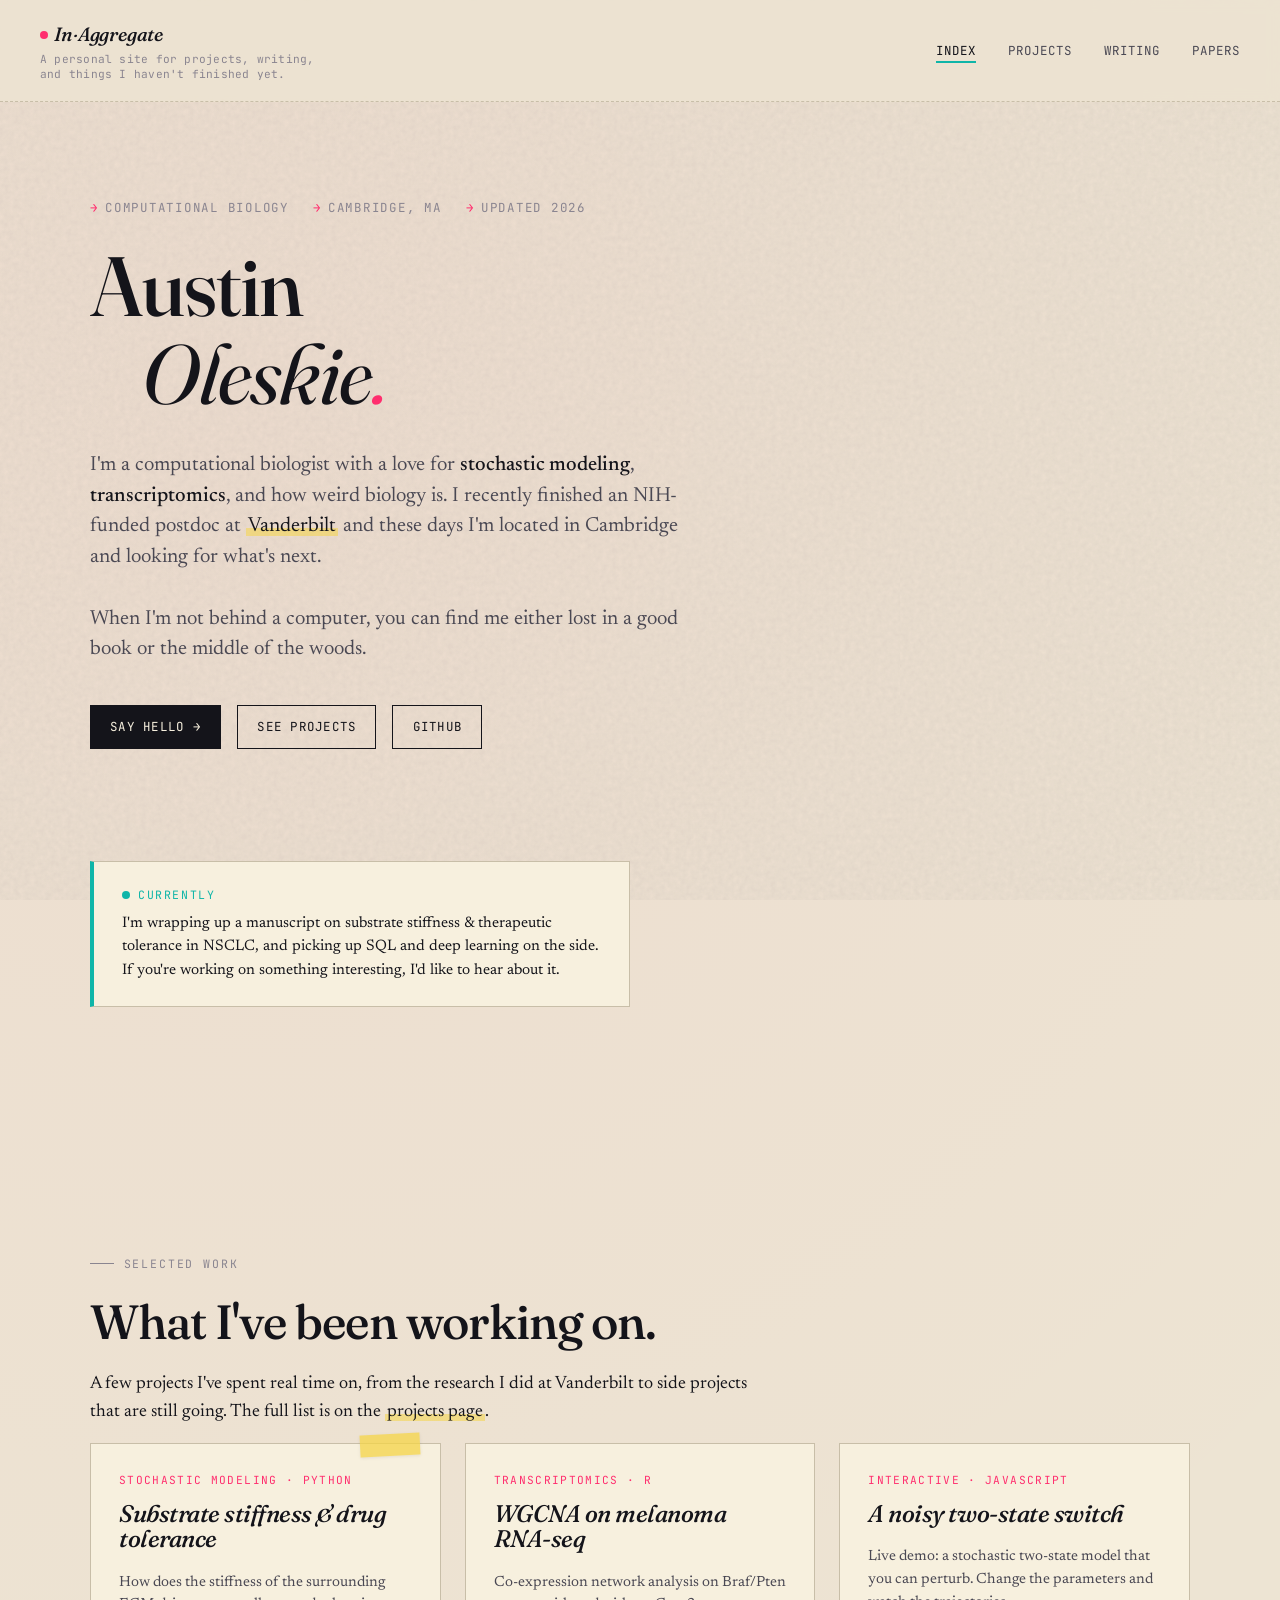
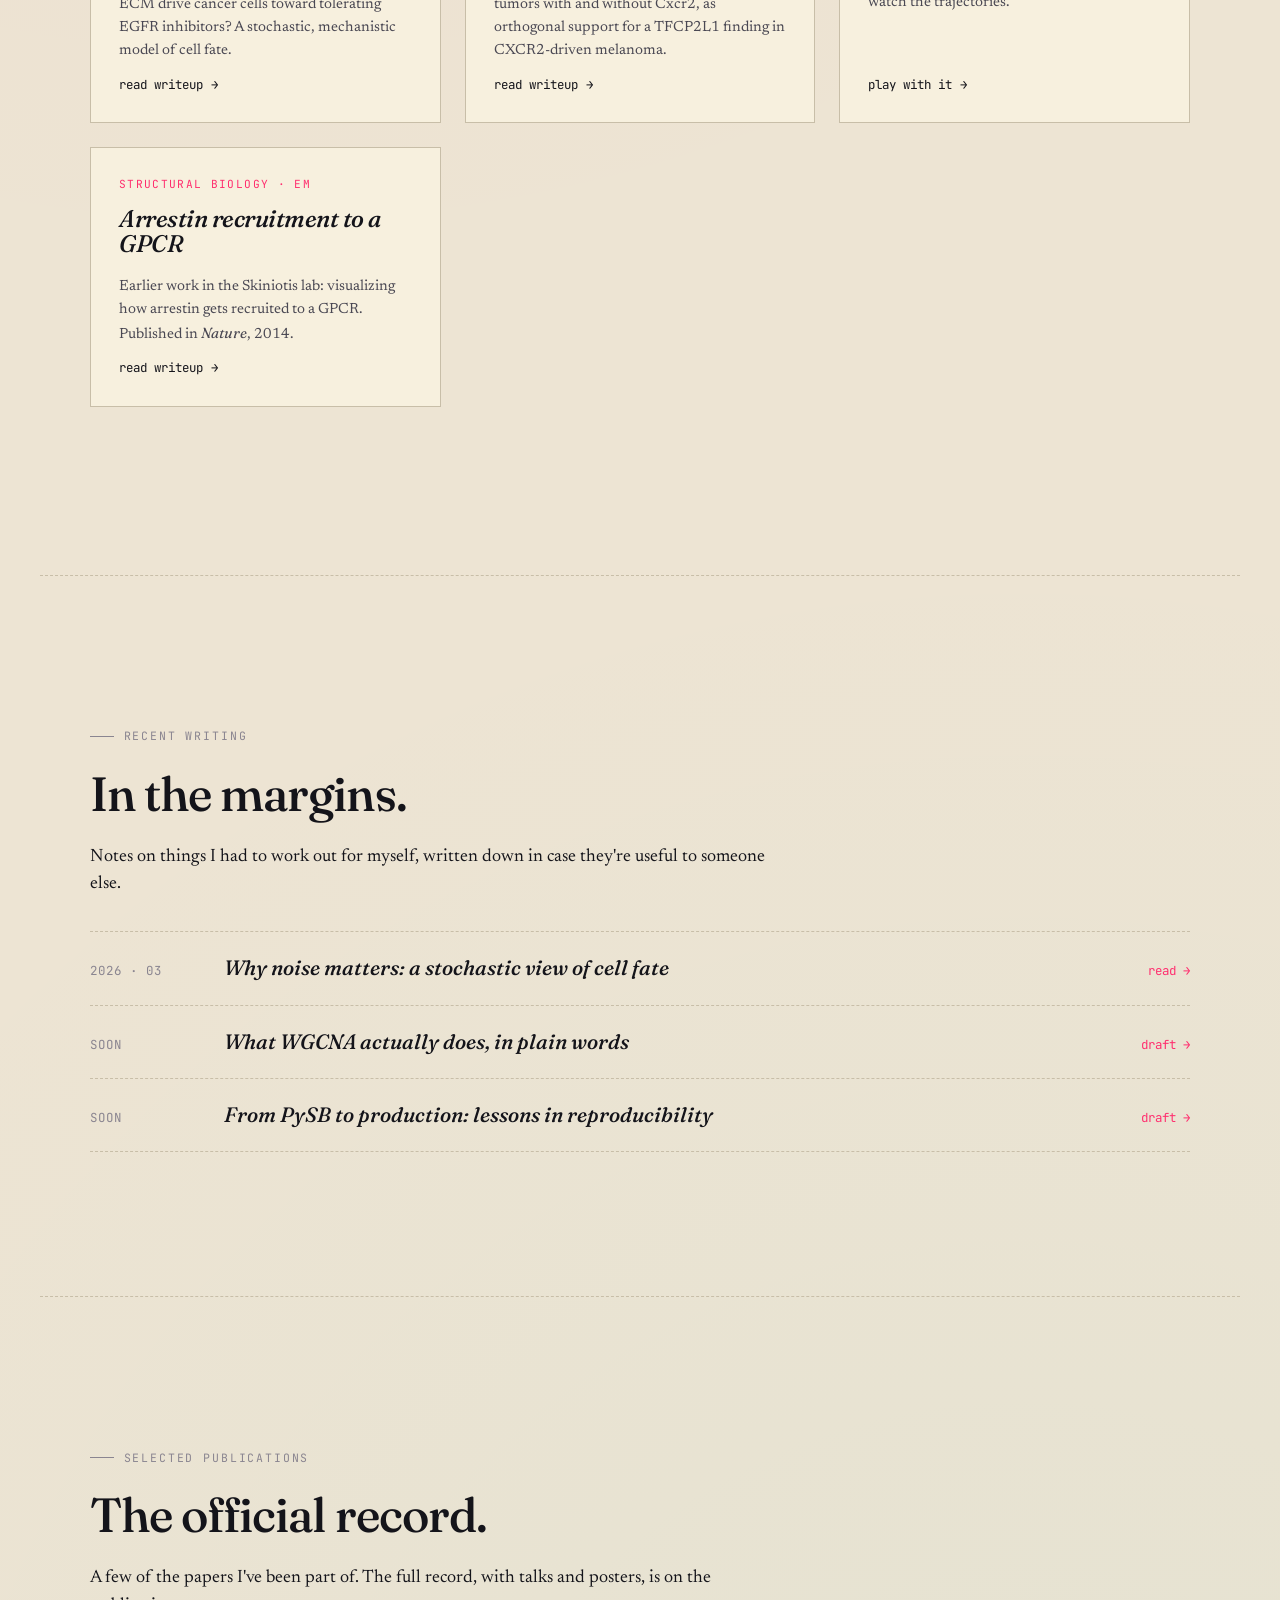
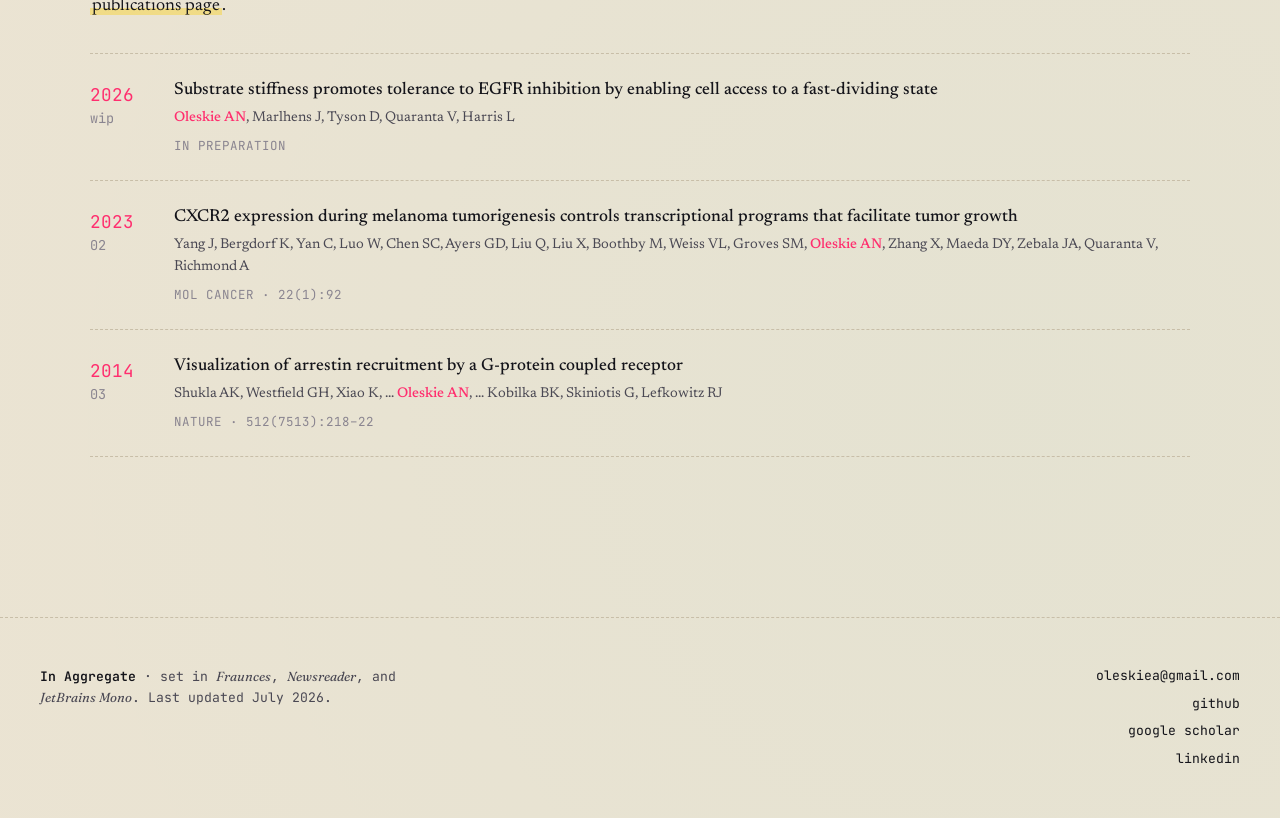
<file: index.html>
<!doctype html>
<html lang="en">

<head>
  <meta charset="utf-8" />
  <meta name="viewport" content="width=device-width, initial-scale=1" />
  <title>Austin Oleskie · computational biologist</title>
  <meta name="description"
    content="Austin Oleskie — computational biologist working on stochastic models, transcriptomics, and other fun projects." />
  <link rel="preconnect" href="https://fonts.googleapis.com" />
  <link rel="preconnect" href="https://fonts.gstatic.com" crossorigin />
  <link
    href="https://fonts.googleapis.com/css2?family=Fraunces:ital,opsz,wght@0,9..144,400;0,9..144,500;0,9..144,700;1,9..144,400;1,9..144,500&family=JetBrains+Mono:wght@400;600&family=Newsreader:ital,wght@0,400;0,500;0,600;1,400&display=swap"
    rel="stylesheet" />
  <link rel="stylesheet" href="assets/style.css" />
</head>

<body>
  <div class="shell">
    <nav class="top">
      <div class="mark"><a href="index.html"><span class="dot"></span>In<em>·</em>Aggregate</a><span class="tagline">A
          personal site for projects, writing, and things I haven't finished yet.</span></div>
      <ul>
        <li><a href="index.html" class="active">index</a></li>
        <li><a href="projects.html">projects</a></li>
        <li><a href="blog/">writing</a></li>
        <li><a href="publications.html">papers</a></li>
      </ul>
    </nav>

    <main>
      <!-- ─── hero ─── -->
      <section class="hero">
        <div class="meta reveal">
          <span>computational biology</span>
          <span>cambridge, ma</span>
          <span>updated 2026</span>
        </div>
        <h1 class="reveal d1">
          <span class="first">Austin</span>
          <span class="last">Oleskie</span>
        </h1>
        <p class="lede reveal d2">
          I'm a computational biologist with a love for <strong>stochastic modeling</strong>,
          <strong>transcriptomics</strong>, and how weird biology is. I recently finished
          an NIH-funded postdoc at <a class="inline" href="https://www.vanderbilt.edu/">Vanderbilt</a>
          and these days I'm located in Cambridge and looking for what's next.<br>
          <br>
          When I'm not behind a computer, you can find me either lost in a good book
          or the middle of the woods.
        </p>
        <div class="actions reveal d3">
          <a class="btn primary" href="mailto:oleskiea@gmail.com">say hello →</a>
          <a class="btn" href="projects.html">see projects</a>
          <a class="btn" href="https://github.com/aoleskie" target="_blank" rel="noopener">github</a>
        </div>
      </section>

      <!-- ─── currently ─── -->
      <section style="padding-top: 0;">
        <div class="status reveal">
          <div class="label">currently</div>
          I'm wrapping up a manuscript on substrate stiffness &amp; therapeutic tolerance in
          NSCLC, and picking up SQL and deep learning on the side. If you're working on
          something interesting, I'd like to hear about it.
        </div>
      </section>

      <!-- ─── projects ─── -->
      <section>
        <div class="eyebrow">selected work</div>
        <h2>What I've been working on.</h2>
        <p>A few projects I've spent real time on, from the research I did at Vanderbilt
          to side projects that are still going. The full list is on the
          <a class="inline" href="projects.html">projects page</a>.</p>

        <div class="grid-projects">
          <a class="card featured" href="projects.html#stiffness">
            <span class="tag">stochastic modeling · python</span>
            <h3>Substrate stiffness &amp; drug tolerance</h3>
            <p>How does the stiffness of the surrounding ECM drive cancer cells toward
              tolerating EGFR inhibitors? A stochastic, mechanistic model of cell fate.</p>
            <span class="arrow">read writeup</span>
          </a>

          <a class="card" href="projects.html#wgcna">
            <span class="tag">transcriptomics · R</span>
            <h3>WGCNA on melanoma RNA-seq</h3>
            <p>Co-expression network analysis on Braf/Pten tumors with and without
              Cxcr2, as orthogonal support for a TFCP2L1 finding in CXCR2-driven melanoma.</p>
            <span class="arrow">read writeup</span>
          </a>

          <a class="card" href="demos/two-state-switch.html">
            <span class="tag">interactive · javascript</span>
            <h3>A noisy two-state switch</h3>
            <p>Live demo: a stochastic two-state model that you can perturb. Change the
              parameters and watch the trajectories.</p>
            <span class="arrow">play with it</span>
          </a>

          <a class="card" href="projects.html#em">
            <span class="tag">structural biology · em</span>
            <h3>Arrestin recruitment to a GPCR</h3>
            <p>Earlier work in the Skiniotis lab: visualizing how arrestin gets recruited
              to a GPCR. Published in <em>Nature</em>, 2014.</p>
            <span class="arrow">read writeup</span>
          </a>
        </div>
      </section>

      <hr class="dashed" />

      <!-- ─── writing ─── -->
      <section>
        <div class="eyebrow">recent writing</div>
        <h2>In the margins.</h2>
        <p>Notes on things I had to work out for myself, written down in case they're
          useful to someone else.</p>

        <div class="posts">
          <a class="post-link" href="blog/stochastic-cell-fate.html">
            <span class="date">2026 · 03</span>
            <span class="title">Why noise matters: a stochastic view of cell fate</span>
            <span class="read">read →</span>
          </a>
          <a class="post-link" href="blog/">
            <span class="date">soon</span>
            <span class="title">What WGCNA actually does, in plain words</span>
            <span class="read">draft →</span>
          </a>
          <a class="post-link" href="blog/">
            <span class="date">soon</span>
            <span class="title">From PySB to production: lessons in reproducibility</span>
            <span class="read">draft →</span>
          </a>
        </div>
      </section>

      <hr class="dashed" />

      <!-- ─── publications ─── -->
      <section>
        <div class="eyebrow">selected publications</div>
        <h2>The official record.</h2>
        <p>A few of the papers I've been part of. The full record, with talks
          and posters, is on the <a class="inline" href="publications.html">publications
            page</a>.</p>

        <ol class="pub-list">
          <li>
            <div class="num"><span class="yr">2026</span> wip</div>
            <div>
              <div class="title">Substrate stiffness promotes tolerance to EGFR inhibition by enabling cell access to a
                fast-dividing state</div>
              <div class="authors"><strong>Oleskie AN</strong>, Marlhens J, Tyson D, Quaranta V, Harris L</div>
              <div class="venue">in preparation</div>
            </div>
          </li>
          <li>
            <div class="num"><span class="yr">2023</span> 02</div>
            <div>
              <div class="title">CXCR2 expression during melanoma tumorigenesis controls transcriptional programs that
                facilitate tumor growth</div>
              <div class="authors">Yang J, Bergdorf K, Yan C, Luo W, Chen SC, Ayers GD, Liu Q, Liu X, Boothby M, Weiss
                VL, Groves SM, <strong>Oleskie AN</strong>, Zhang X, Maeda DY, Zebala JA, Quaranta V, Richmond A</div>
              <div class="venue">Mol Cancer · 22(1):92</div>
            </div>
          </li>
          <li>
            <div class="num"><span class="yr">2014</span> 03</div>
            <div>
              <div class="title">Visualization of arrestin recruitment by a G-protein coupled receptor</div>
              <div class="authors">Shukla AK, Westfield GH, Xiao K, … <strong>Oleskie AN</strong>, … Kobilka BK,
                Skiniotis G, Lefkowitz RJ</div>
              <div class="venue">Nature · 512(7513):218–22</div>
            </div>
          </li>
        </ol>
      </section>
    </main>

    <footer>
      <div class="colophon">
        <strong>In Aggregate</strong> · set in <em>Fraunces</em>, <em>Newsreader</em>,
        and <em>JetBrains Mono</em>. Last updated July 2026.
      </div>
      <div class="links">
        <a href="mailto:oleskiea@gmail.com">oleskiea@gmail.com</a>
        <a href="https://github.com/aoleskie">github</a>
        <a
          href="https://scholar.google.com/citations?hl=en&user=KjXvl_oAAAAJ&view_op=list_works&gmla=AIqSsVuDvJ87dx4aifz9MTrtX6MfJv5J8pbEFMWkEYYTjitiVb8yt_DgWRZy1NHKKY92F_BEBjH-Nt3YDxhJ_txv">google
          scholar</a>
        <a href="https://www.linkedin.com/in/austin-oleskie/">linkedin</a>
      </div>
    </footer>
  </div>

</body>

</html>
</file>
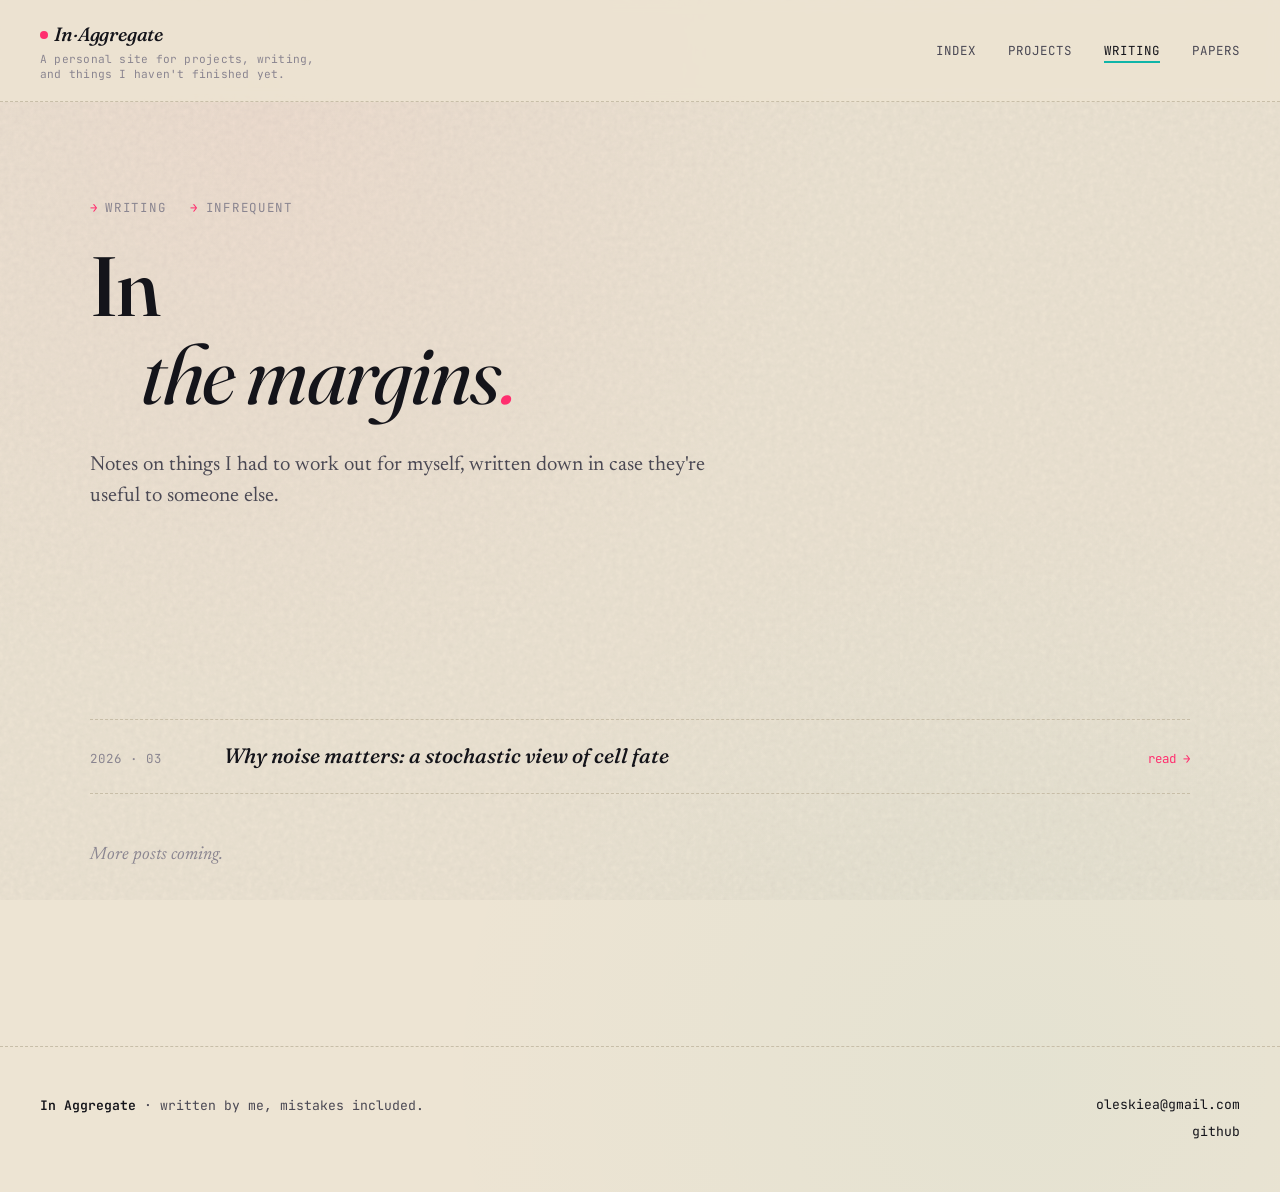
<file: blog/index.html>
<!doctype html>
<html lang="en">

<head>
  <meta charset="utf-8" />
  <meta name="viewport" content="width=device-width, initial-scale=1" />
  <title>Writing · In Aggregate</title>
  <link rel="preconnect" href="https://fonts.googleapis.com" />
  <link rel="preconnect" href="https://fonts.gstatic.com" crossorigin />
  <link
    href="https://fonts.googleapis.com/css2?family=Fraunces:ital,opsz,wght@0,9..144,400;0,9..144,500;0,9..144,700;1,9..144,400;1,9..144,500&family=JetBrains+Mono:wght@400;600&family=Newsreader:ital,wght@0,400;0,500;0,600;1,400&display=swap"
    rel="stylesheet" />
  <link rel="stylesheet" href="../assets/style.css" />
</head>

<body>
  <div class="shell">
    <nav class="top">
      <div class="mark"><a href="../index.html"><span class="dot"></span>In<em>·</em>Aggregate</a><span class="tagline">A personal site for projects, writing, and things I haven't finished yet.</span></div>
      <ul>
        <li><a href="../index.html">index</a></li>
        <li><a href="../projects.html">projects</a></li>
        <li><a href="index.html" class="active">writing</a></li>
        <li><a href="../publications.html">papers</a></li>
      </ul>
    </nav>

    <main>
      <section class="hero">
        <div class="meta reveal"><span>writing</span><span>infrequent</span></div>
        <h1 class="reveal d1">
          <span class="first">In</span>
          <span class="last">the margins</span>
        </h1>
        <p class="lede reveal d2">
          Notes on things I had to work out for myself, written down in case
          they're useful to someone else.
        </p>
      </section>

      <section>
        <div class="posts">
          <a class="post-link" href="stochastic-cell-fate.html">
            <span class="date">2026 · 03</span>
            <span class="title">Why noise matters: a stochastic view of cell fate</span>
            <span class="read">read →</span>
          </a>
        </div>

        <p style="margin-top: 3rem; color: var(--ink-muted); font-style: italic;">
          More posts coming.
            <!--
            To add one, copy <code>stochastic-cell-fate.html</code>,
          rename it, change the contents, and add a <code>&lt;a class="post-link"&gt;</code>
          entry above and on the home page.
          -->
        </p>
      </section>
    </main>

    <footer>
      <div class="colophon">
        <strong>In Aggregate</strong> · written by me, mistakes included.
      </div>
      <div class="links">
        <a href="mailto:oleskiea@gmail.com">oleskiea@gmail.com</a>
        <a href="https://github.com/aoleskie">github</a>
      </div>
    </footer>
  </div>

</body>

</html>
</file>
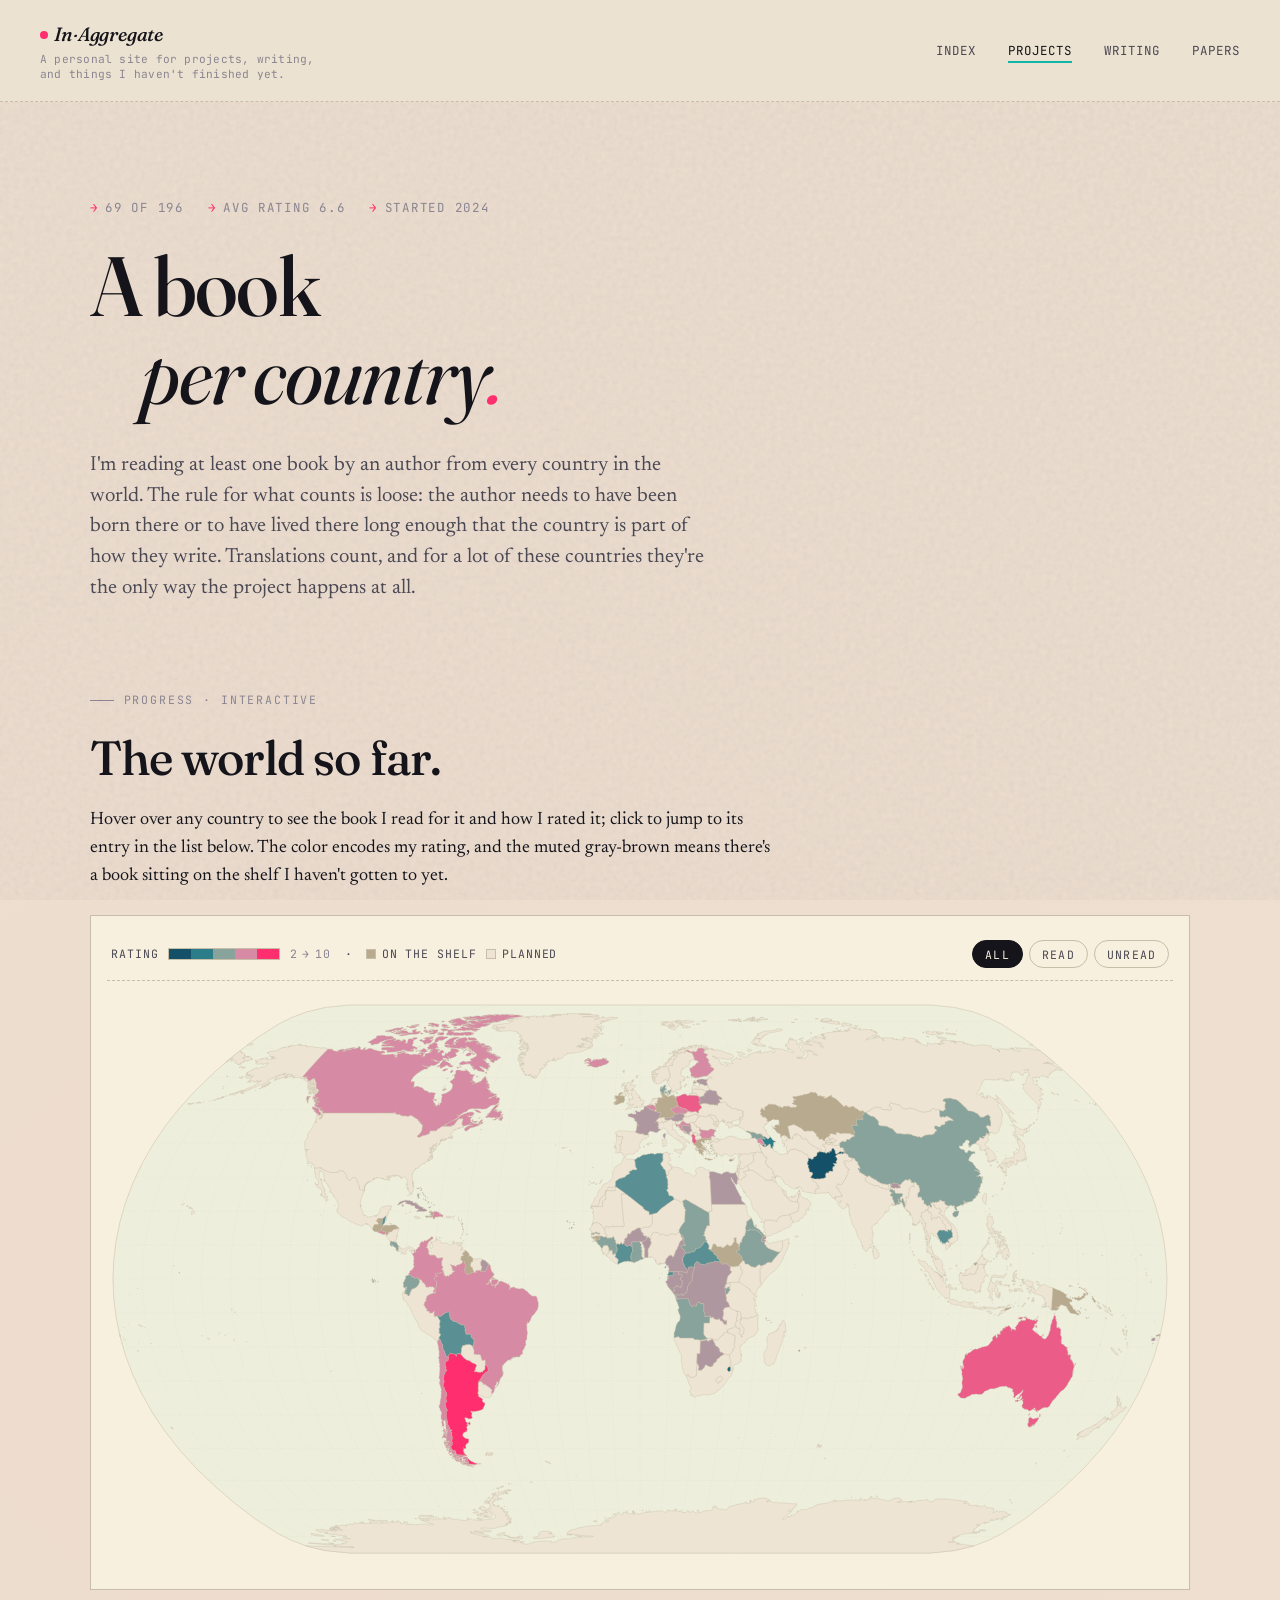
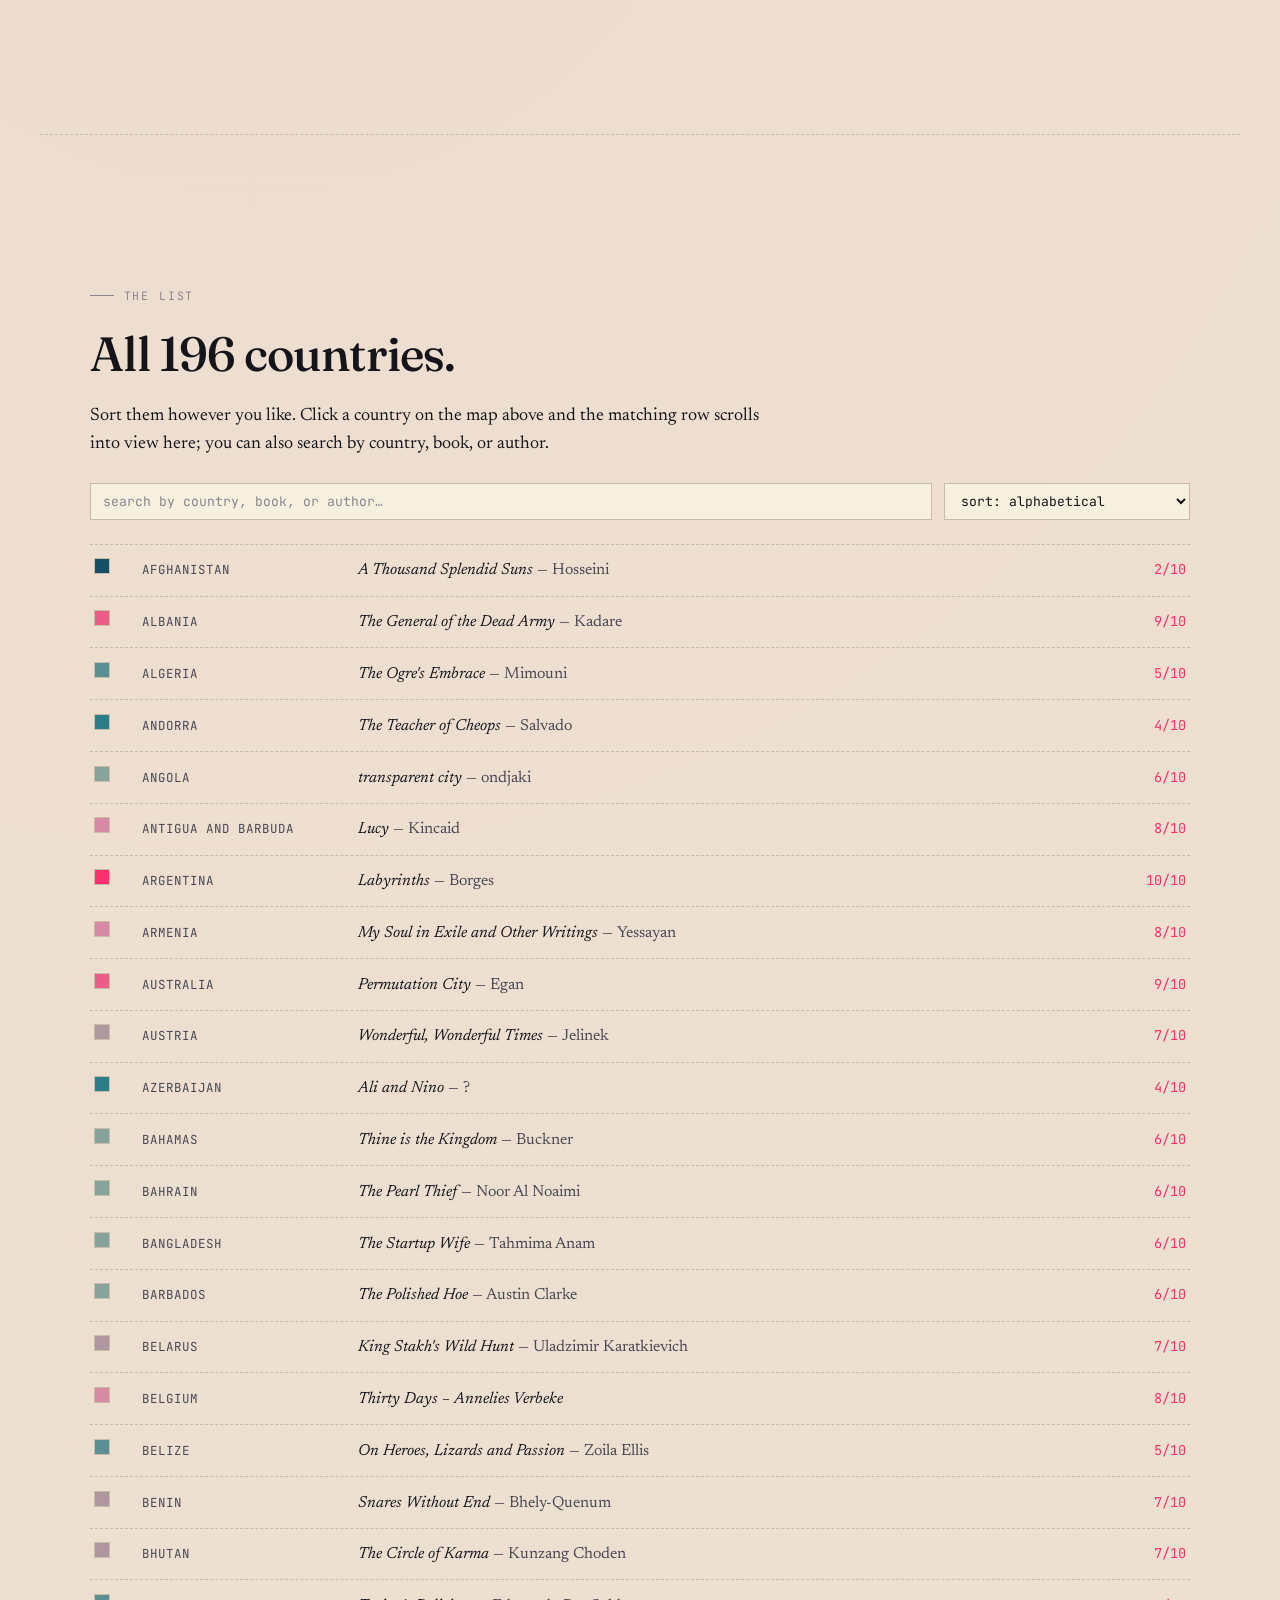
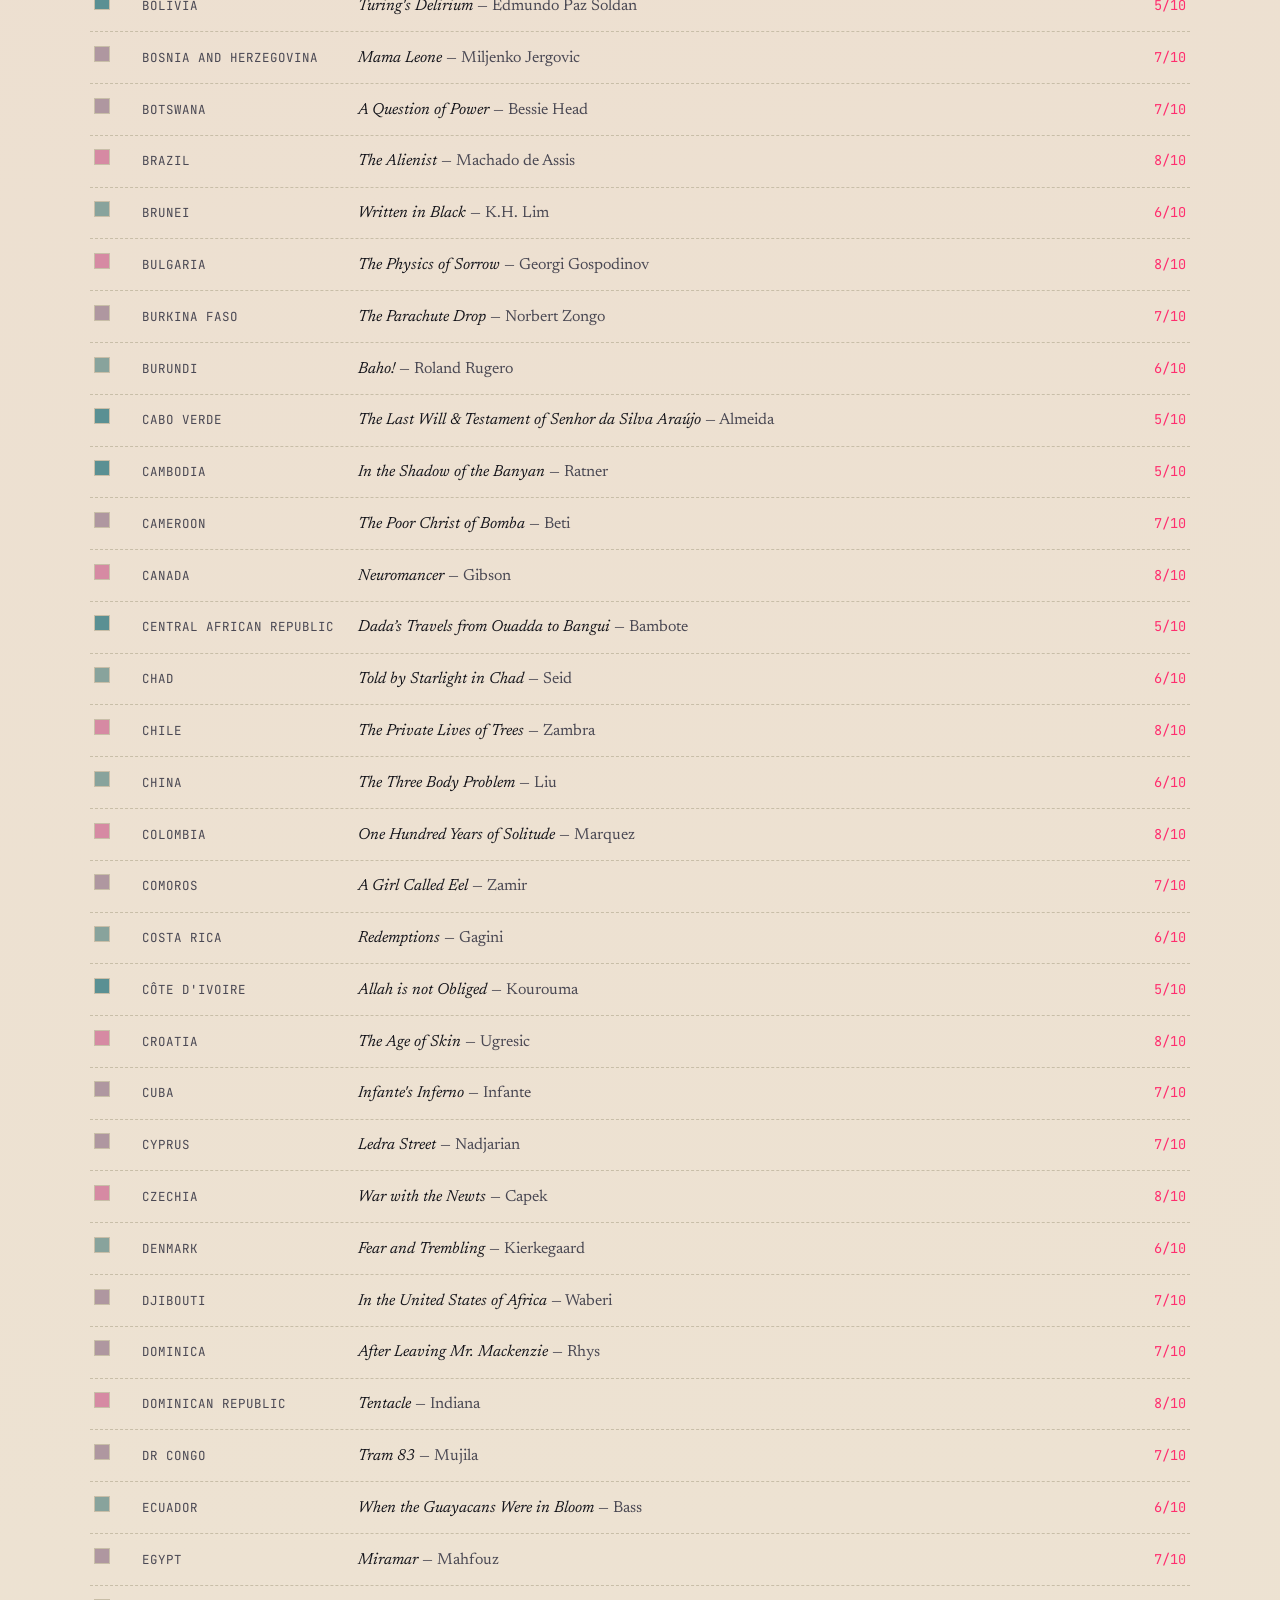
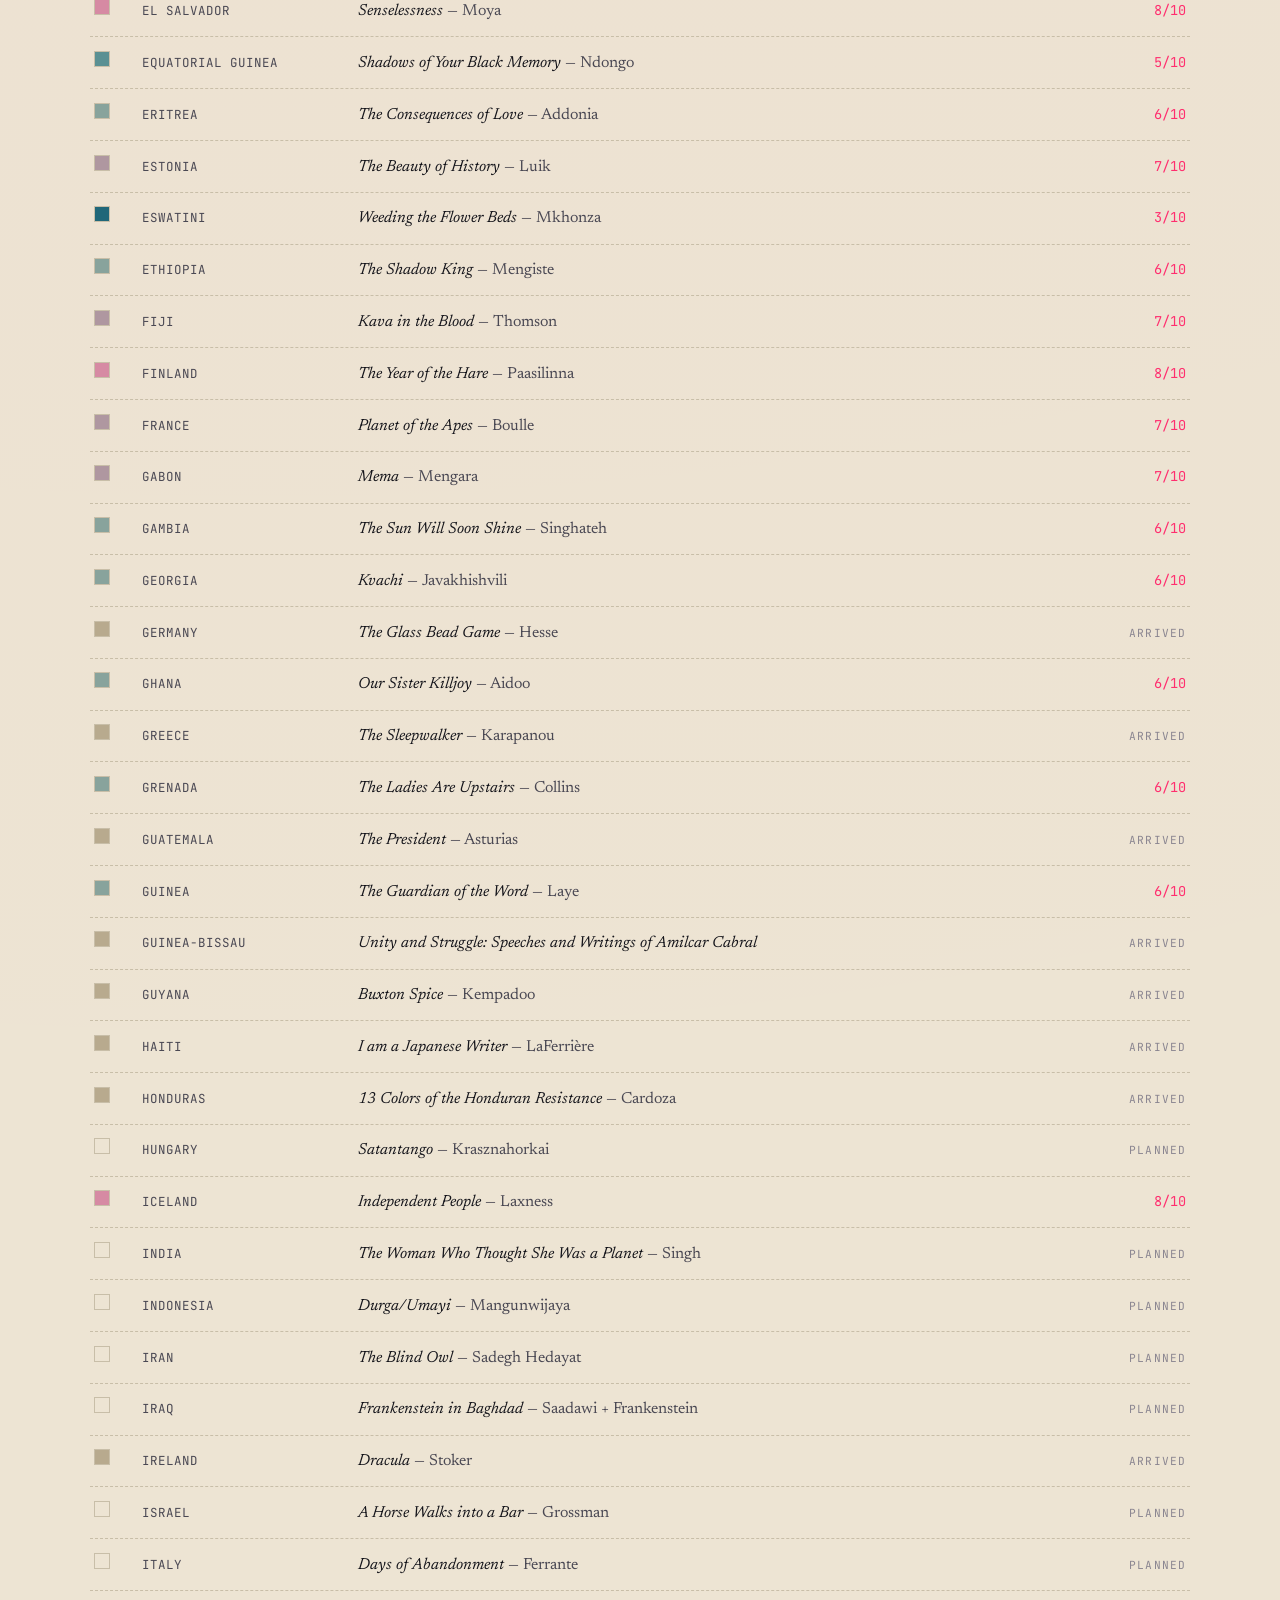
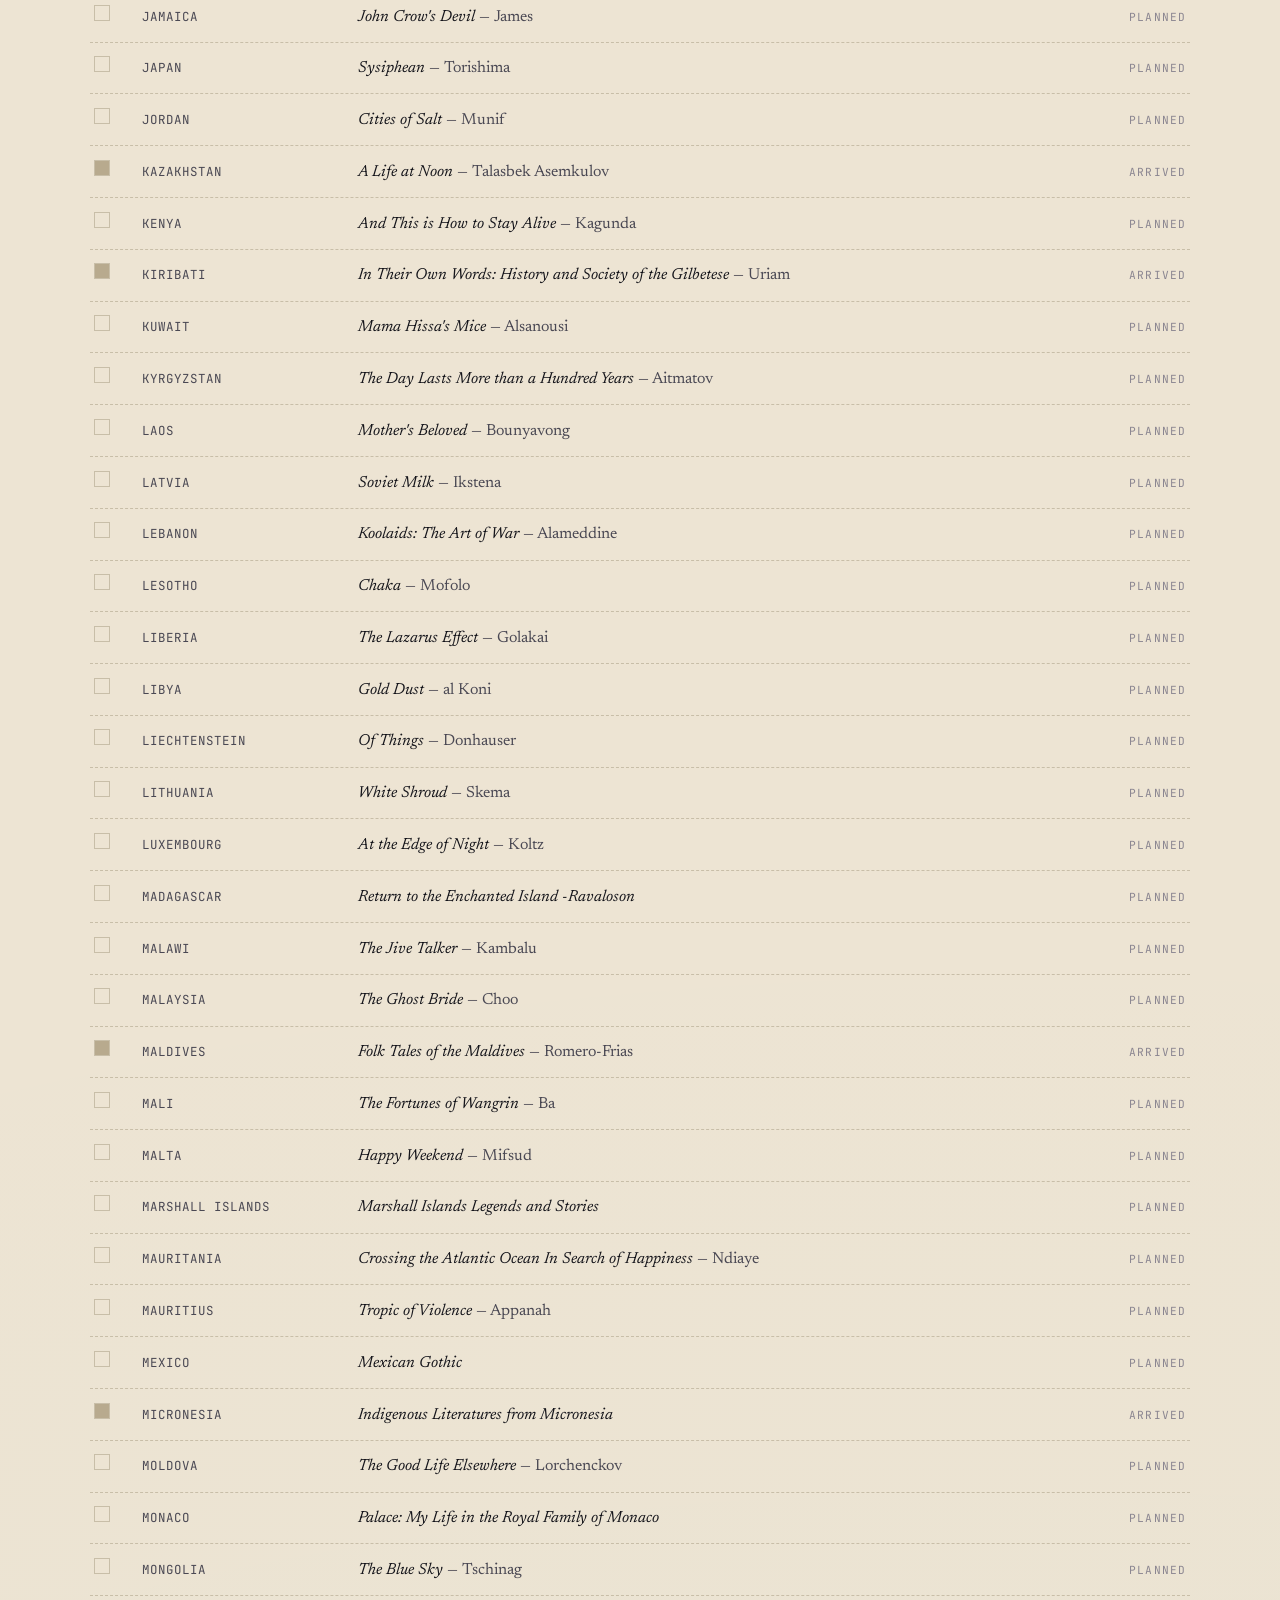
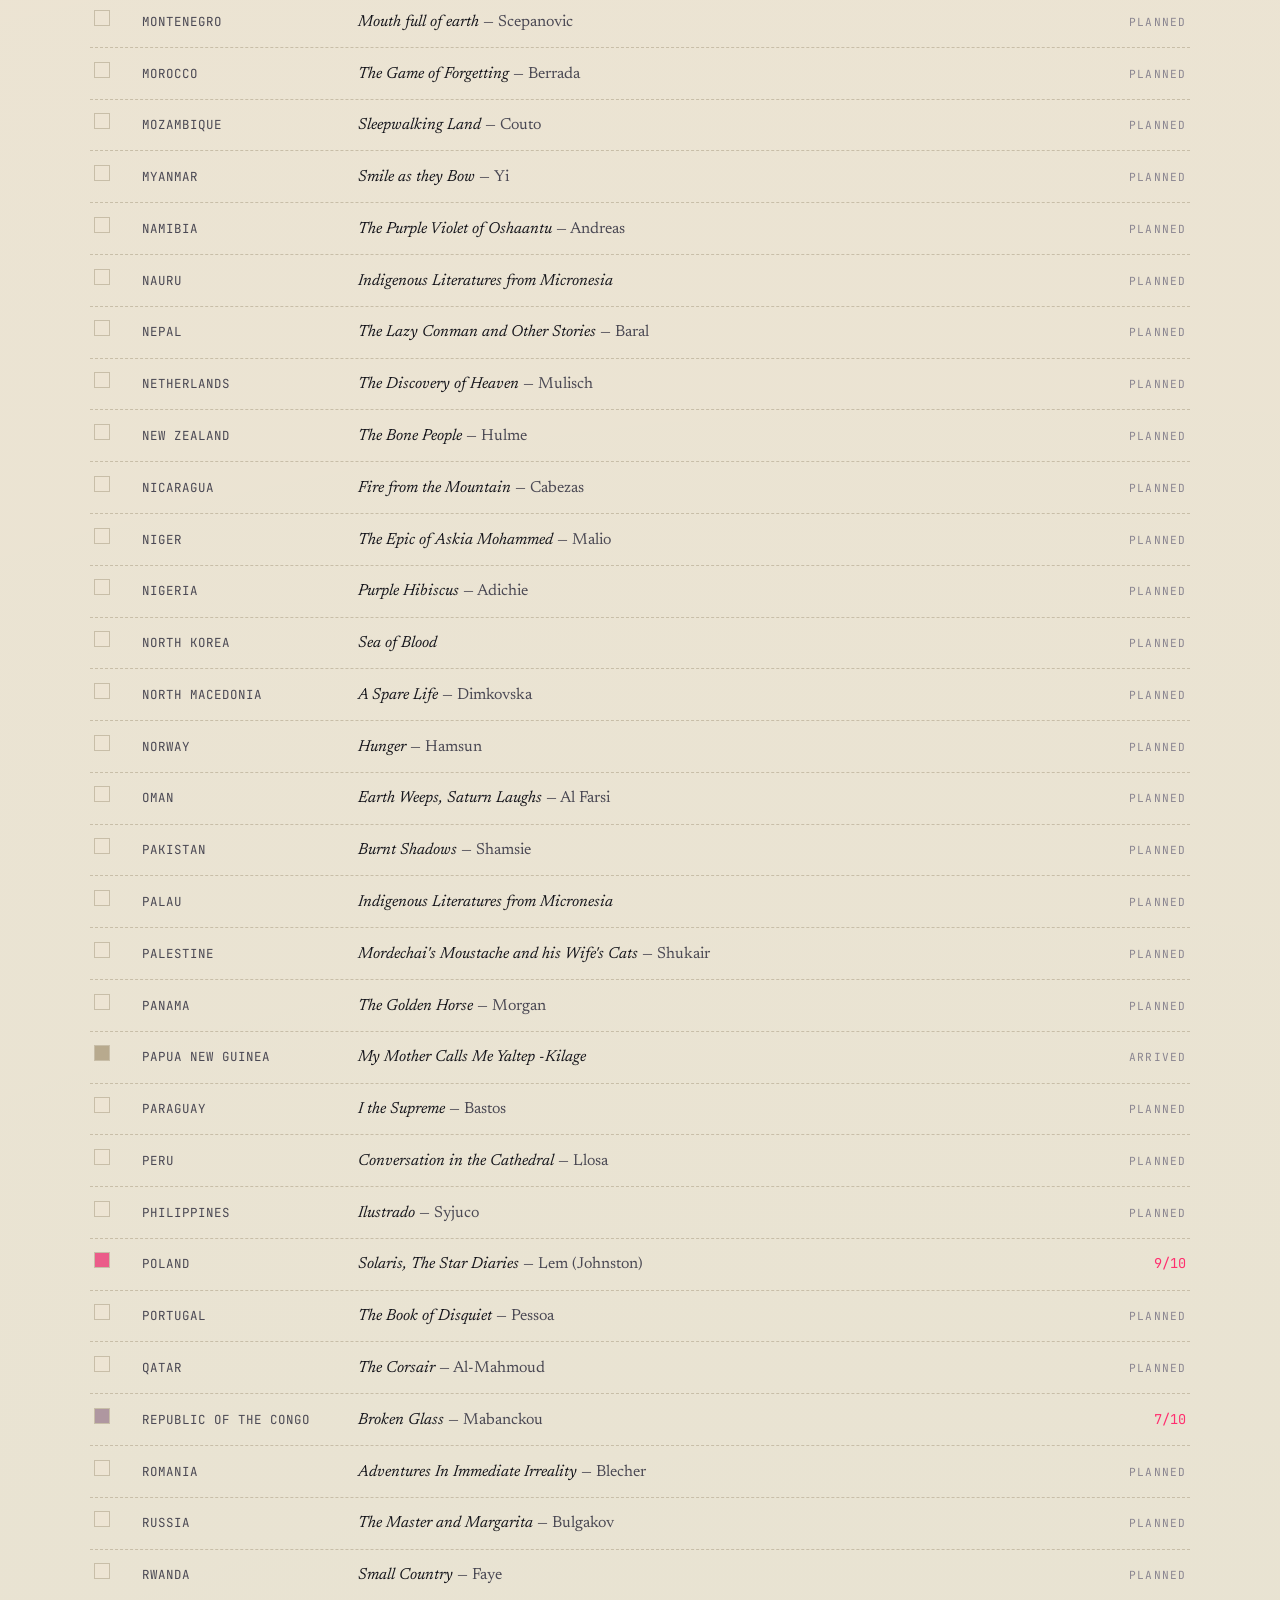
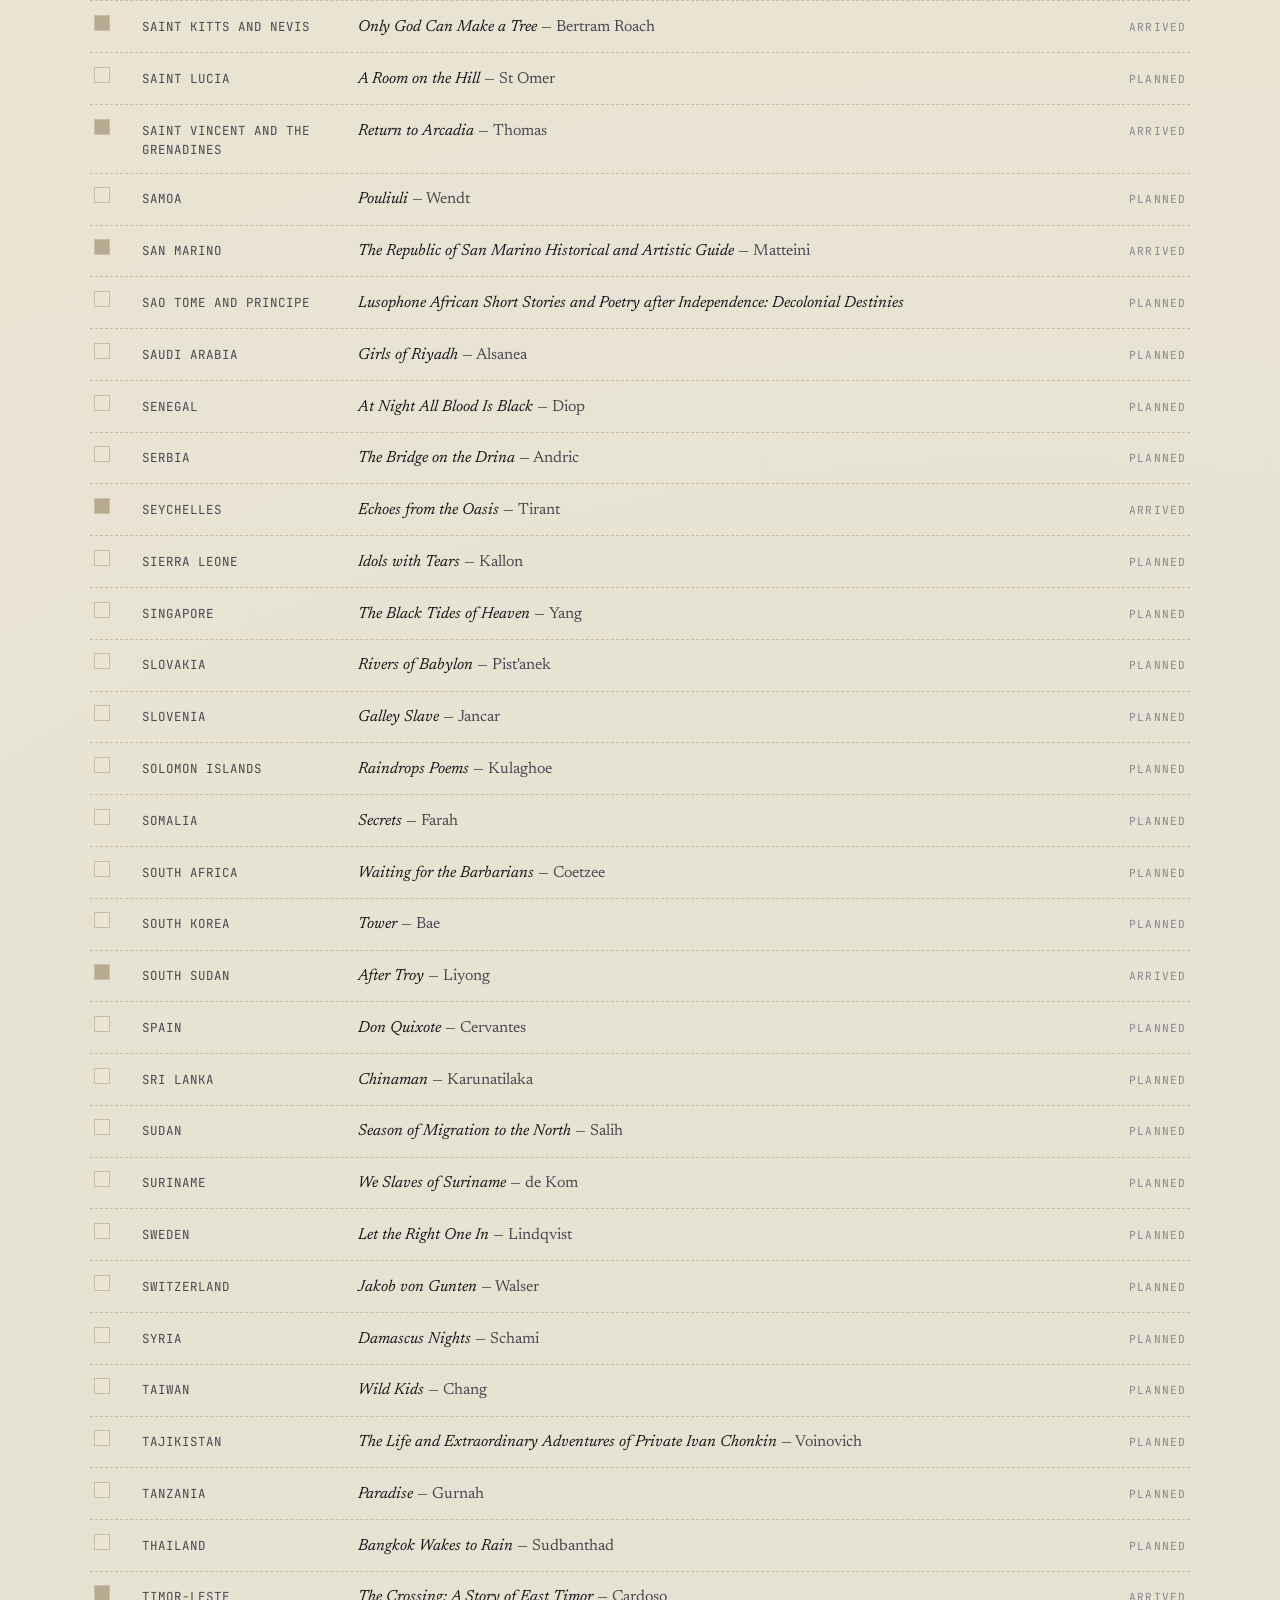
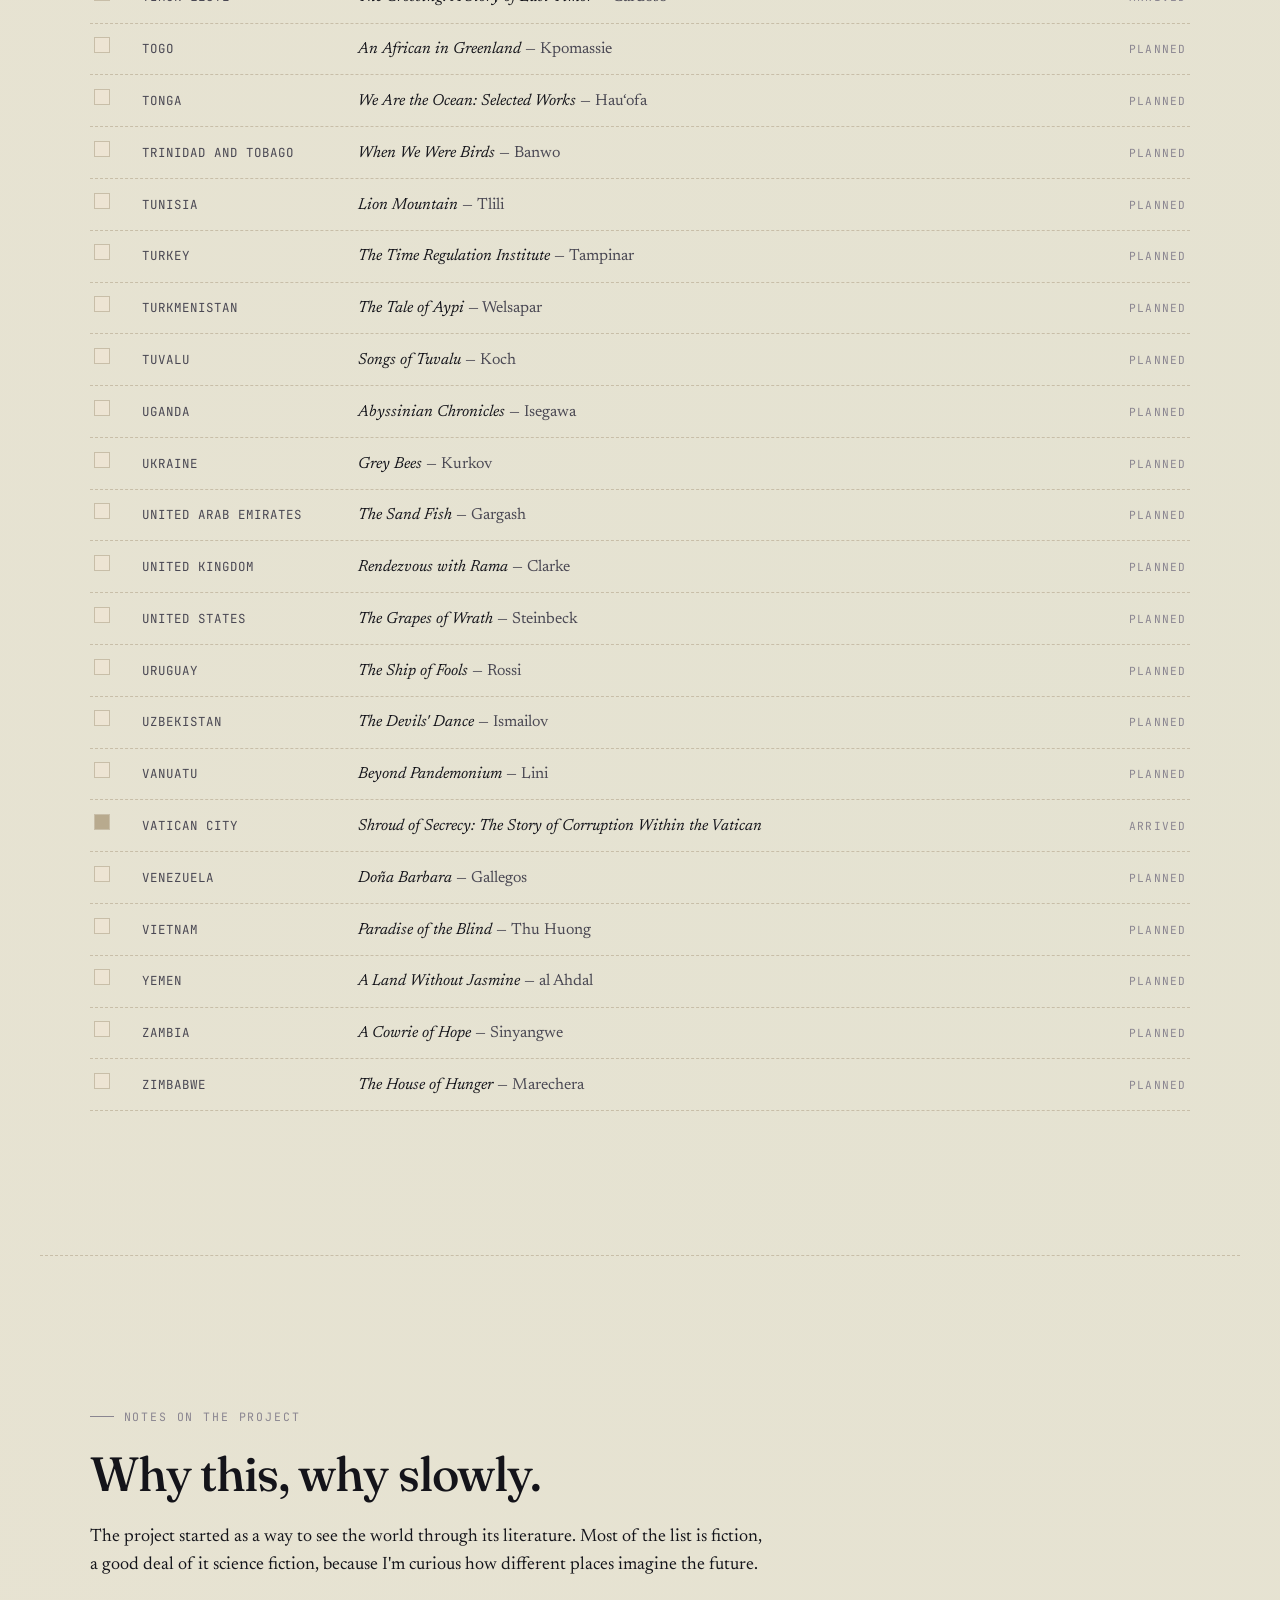
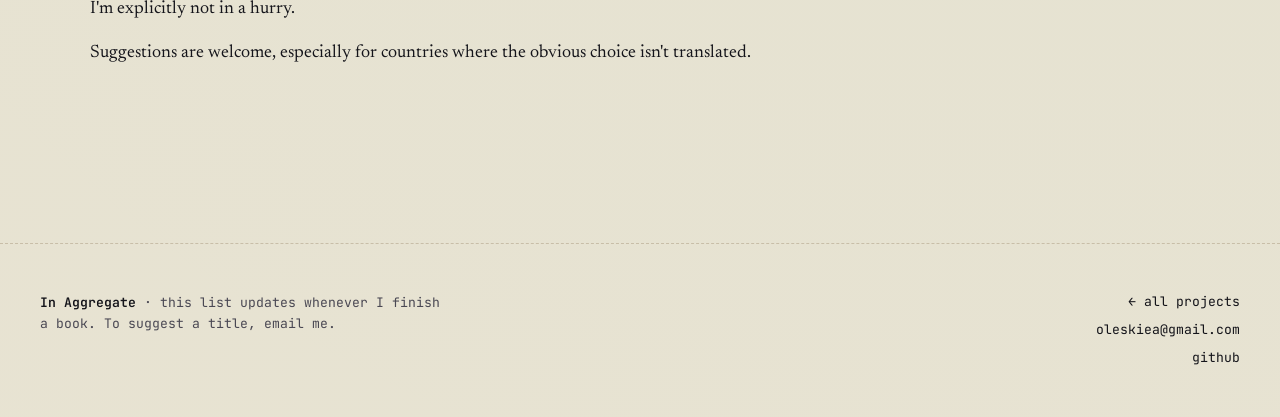
<file: reading/index.html>
<!doctype html>
<html lang="en">

<head>
  <meta charset="utf-8" />
  <meta name="viewport" content="width=device-width, initial-scale=1" />
  <title>Reading · In Aggregate</title>
  <link rel="preconnect" href="https://fonts.googleapis.com" />
  <link rel="preconnect" href="https://fonts.gstatic.com" crossorigin />
  <link
    href="https://fonts.googleapis.com/css2?family=Fraunces:ital,opsz,wght@0,9..144,400;0,9..144,500;0,9..144,700;1,9..144,400;1,9..144,500&family=JetBrains+Mono:wght@400;600&family=Newsreader:ital,wght@0,400;0,500;0,600;1,400&display=swap"
    rel="stylesheet" />
  <link rel="stylesheet" href="../assets/style.css" />
  <link rel="stylesheet" href="reading.css" />
</head>

<body>
  <div class="shell">
    <nav class="top">
      <div class="mark"><a href="../index.html"><span class="dot"></span>In<em>·</em>Aggregate</a><span
          class="tagline">A personal site for projects, writing, and things I haven't finished yet.</span></div>
      <ul>
        <li><a href="../index.html">index</a></li>
        <li><a href="../projects.html" class="active">projects</a></li>
        <li><a href="../blog/">writing</a></li>
        <li><a href="../publications.html">papers</a></li>
      </ul>
    </nav>

    <main>
      <section class="hero">
        <div class="meta reveal">
          <span id="meta-progress">loading…</span>
          <span id="meta-avg"></span>
          <span>started 2024</span>
        </div>
        <h1 class="reveal d1">
          <span class="first">A book</span>
          <span class="last">per country</span>
        </h1>
        <p class="lede reveal d2">
          I'm reading at least one book by an author from every country in
          the world. The rule for what counts is loose: the author needs to
          have been born there or to have lived there long enough that the
          country is part of how they write. Translations count, and for a lot
          of these countries they're the only way the project happens at all.
        </p>
      </section>

      <!-- ─── map ─── -->
      <section style="padding-top: 0;">
        <div class="eyebrow">progress · interactive</div>
        <h2>The world so far.</h2>
        <p>
          Hover over any country to see the book I read for it and how I
          rated it; click to jump to its entry in the list below. The color
          encodes my rating, and the muted gray-brown means there's a book
          sitting on the shelf I haven't gotten to yet.
        </p>

        <div class="map-frame reveal">
          <div class="map-toolbar">
            <div class="map-legend">
              <span class="legend-label">rating</span>
              <span class="legend-scale" aria-hidden="true">
                <span class="swatch r2"></span>
                <span class="swatch r4"></span>
                <span class="swatch r6"></span>
                <span class="swatch r8"></span>
                <span class="swatch r10"></span>
              </span>
              <span class="legend-bounds-text"><span>2</span><span>→</span><span>10</span></span>
              <span class="legend-sep">·</span>
              <span class="legend-key"><span class="dot-arr"></span> on the shelf</span>
              <span class="legend-key"><span class="dot-pln"></span> planned</span>
            </div>
            <div class="map-controls">
              <button id="filter-all" class="map-btn active" data-show="all">all</button>
              <button id="filter-read" class="map-btn" data-show="read">read</button>
              <button id="filter-unread" class="map-btn" data-show="unread">unread</button>
            </div>
          </div>
          <div id="map" role="img" aria-label="World map colored by my rating of the book read for each country"></div>
          <div id="tooltip" class="map-tooltip" role="tooltip" aria-hidden="true"></div>
        </div>
      </section>

      <hr class="dashed" />

      <!-- ─── list ─── -->
      <section>
        <div class="eyebrow">the list</div>
        <h2>All 196 countries.</h2>
        <p>
          Sort them however you like. Click a country on the map above and the
          matching row scrolls into view here; you can also search by country,
          book, or author.
        </p>
        <div class="list-controls">
          <input id="search" type="search" placeholder="search by country, book, or author…" autocomplete="off" />
          <select id="sort">
            <option value="alpha">sort: alphabetical</option>
            <option value="rating-desc">sort: rating (high → low)</option>
            <option value="rating-asc">sort: rating (low → high)</option>
            <option value="status">sort: by status</option>
          </select>
        </div>
        <ol id="book-list" class="book-list" aria-live="polite"></ol>
      </section>

      <hr class="dashed" />

      <!-- ─── notes ─── -->
      <section>
        <div class="eyebrow">notes on the project</div>
        <h2>Why this, why slowly.</h2>
        <p>
          The project started as a way to see the world through its literature.
          Most of the list is fiction, a good deal of it science fiction, because
          I'm curious how different places imagine the future.
        </p>
        <p>
          I'm explicitly not in a hurry.
        </p>
        <p>
          Suggestions are welcome, especially for countries where the obvious
          choice isn't translated.
        </p>
      </section>
    </main>

    <footer>
      <div class="colophon">
        <strong>In Aggregate</strong> · this list updates whenever I finish a
        book. To suggest a title, email me.
      </div>
      <div class="links">
        <a href="../projects.html">← all projects</a>
        <a href="mailto:oleskiea@gmail.com">oleskiea@gmail.com</a>
        <a href="https://github.com/aoleskie">github</a>
      </div>
    </footer>
  </div>

  <!-- D3 + topojson, bundled locally so the page works offline -->
  <script src="../assets/d3.min.js"></script>
  <script src="../assets/topojson-client.min.js"></script>
  <script src="reading.js"></script>
</body>

</html>
</file>
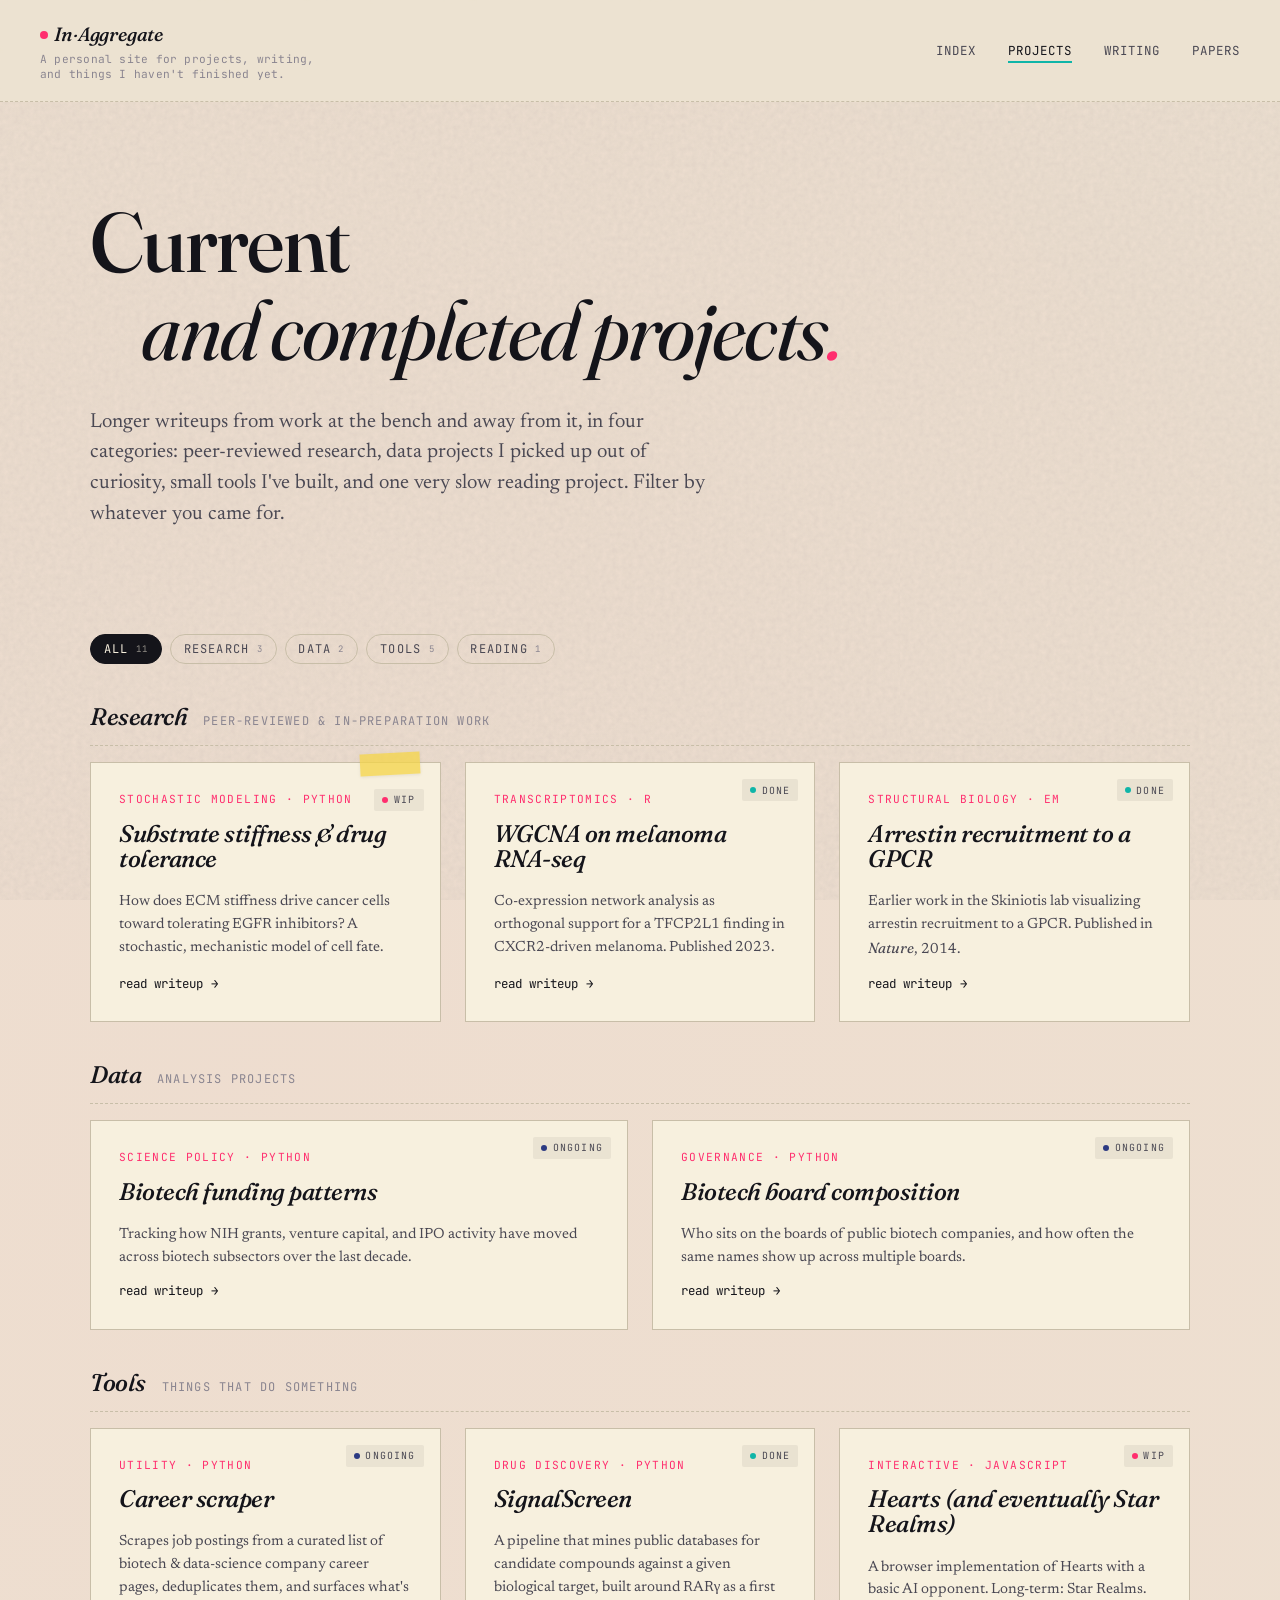
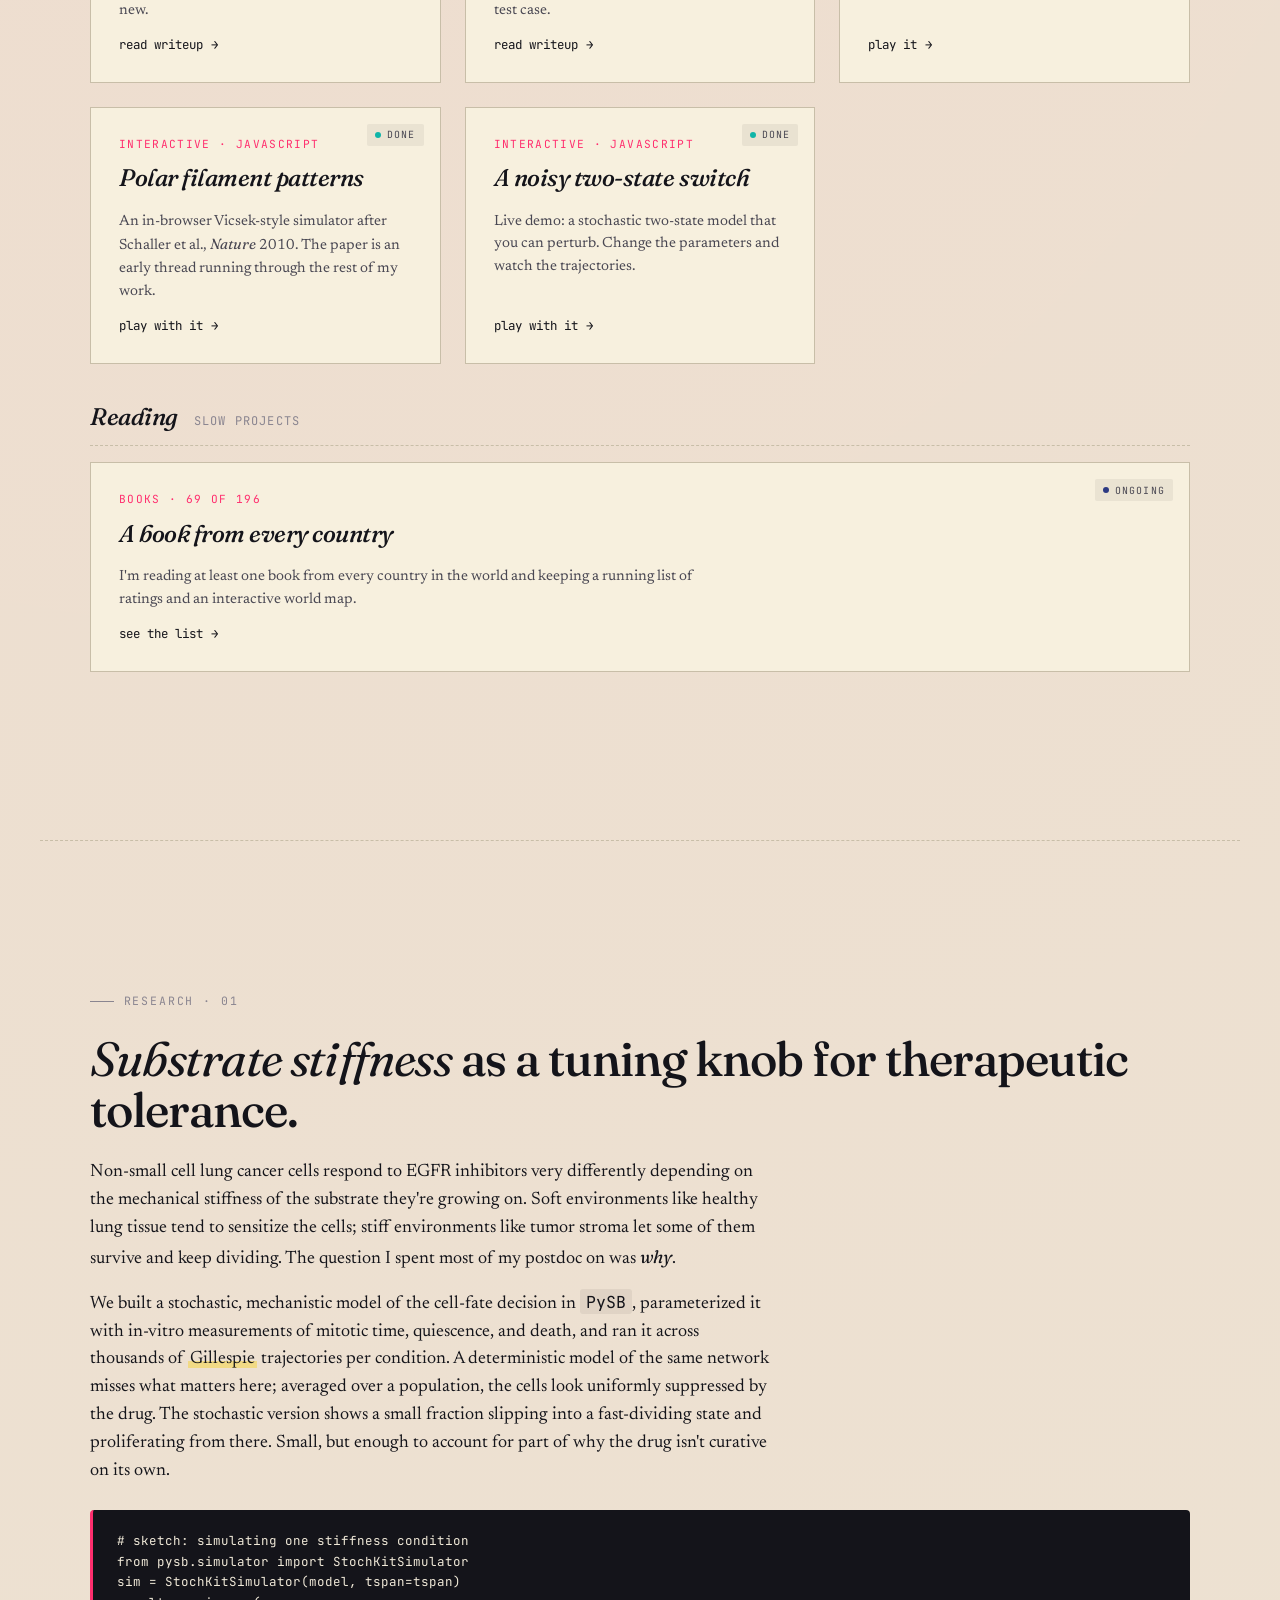
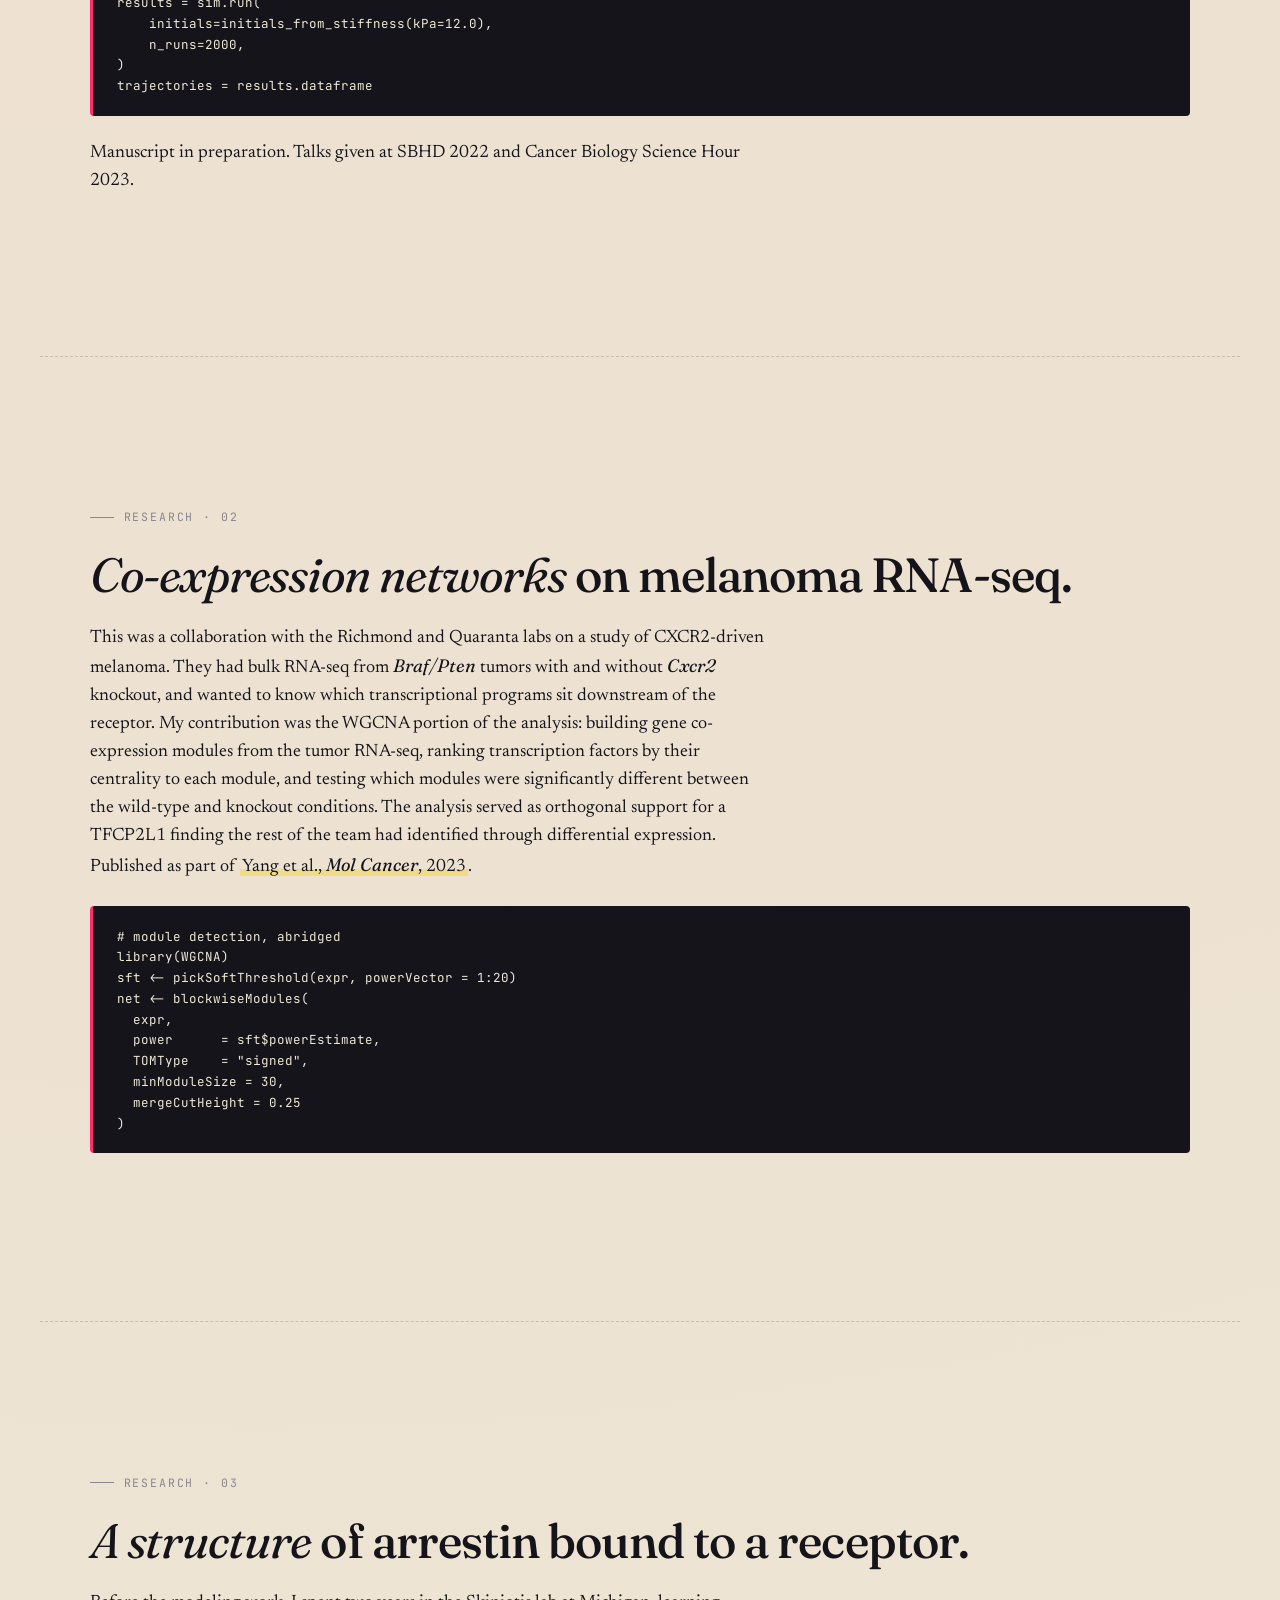
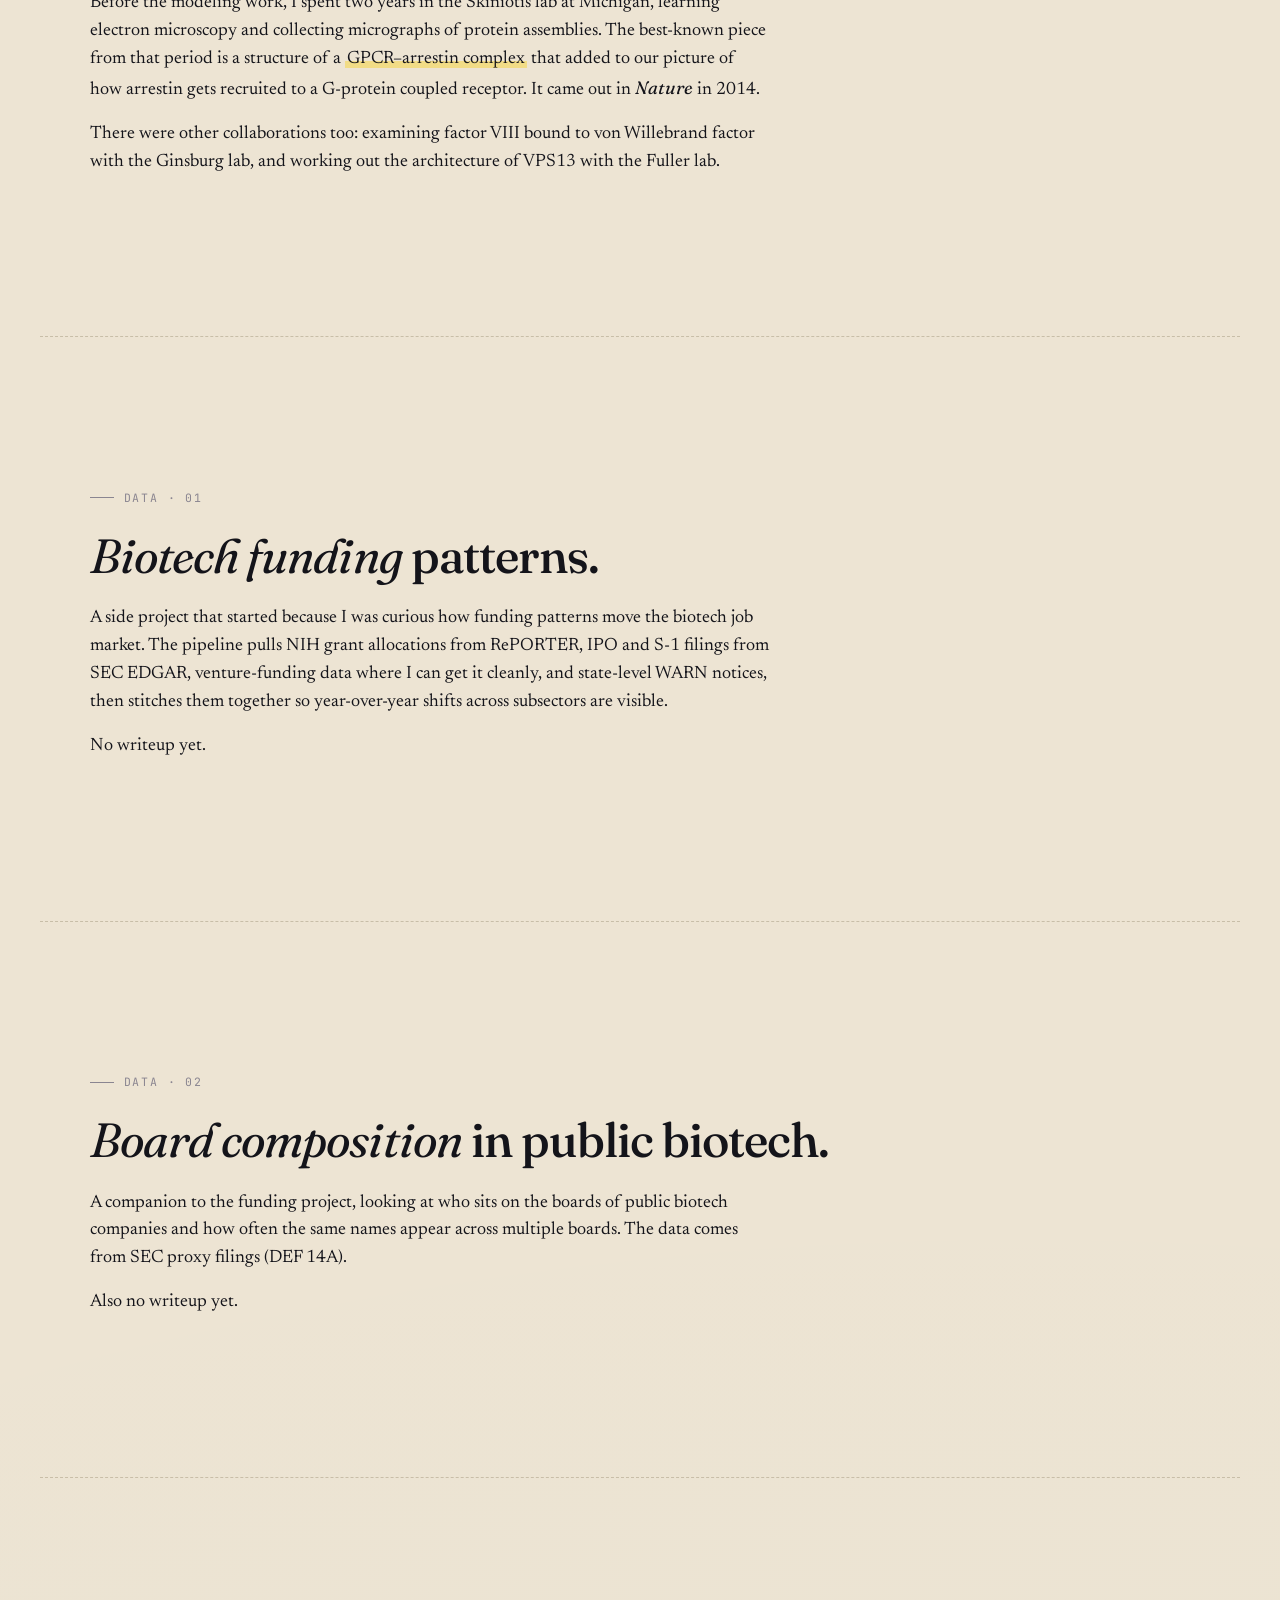
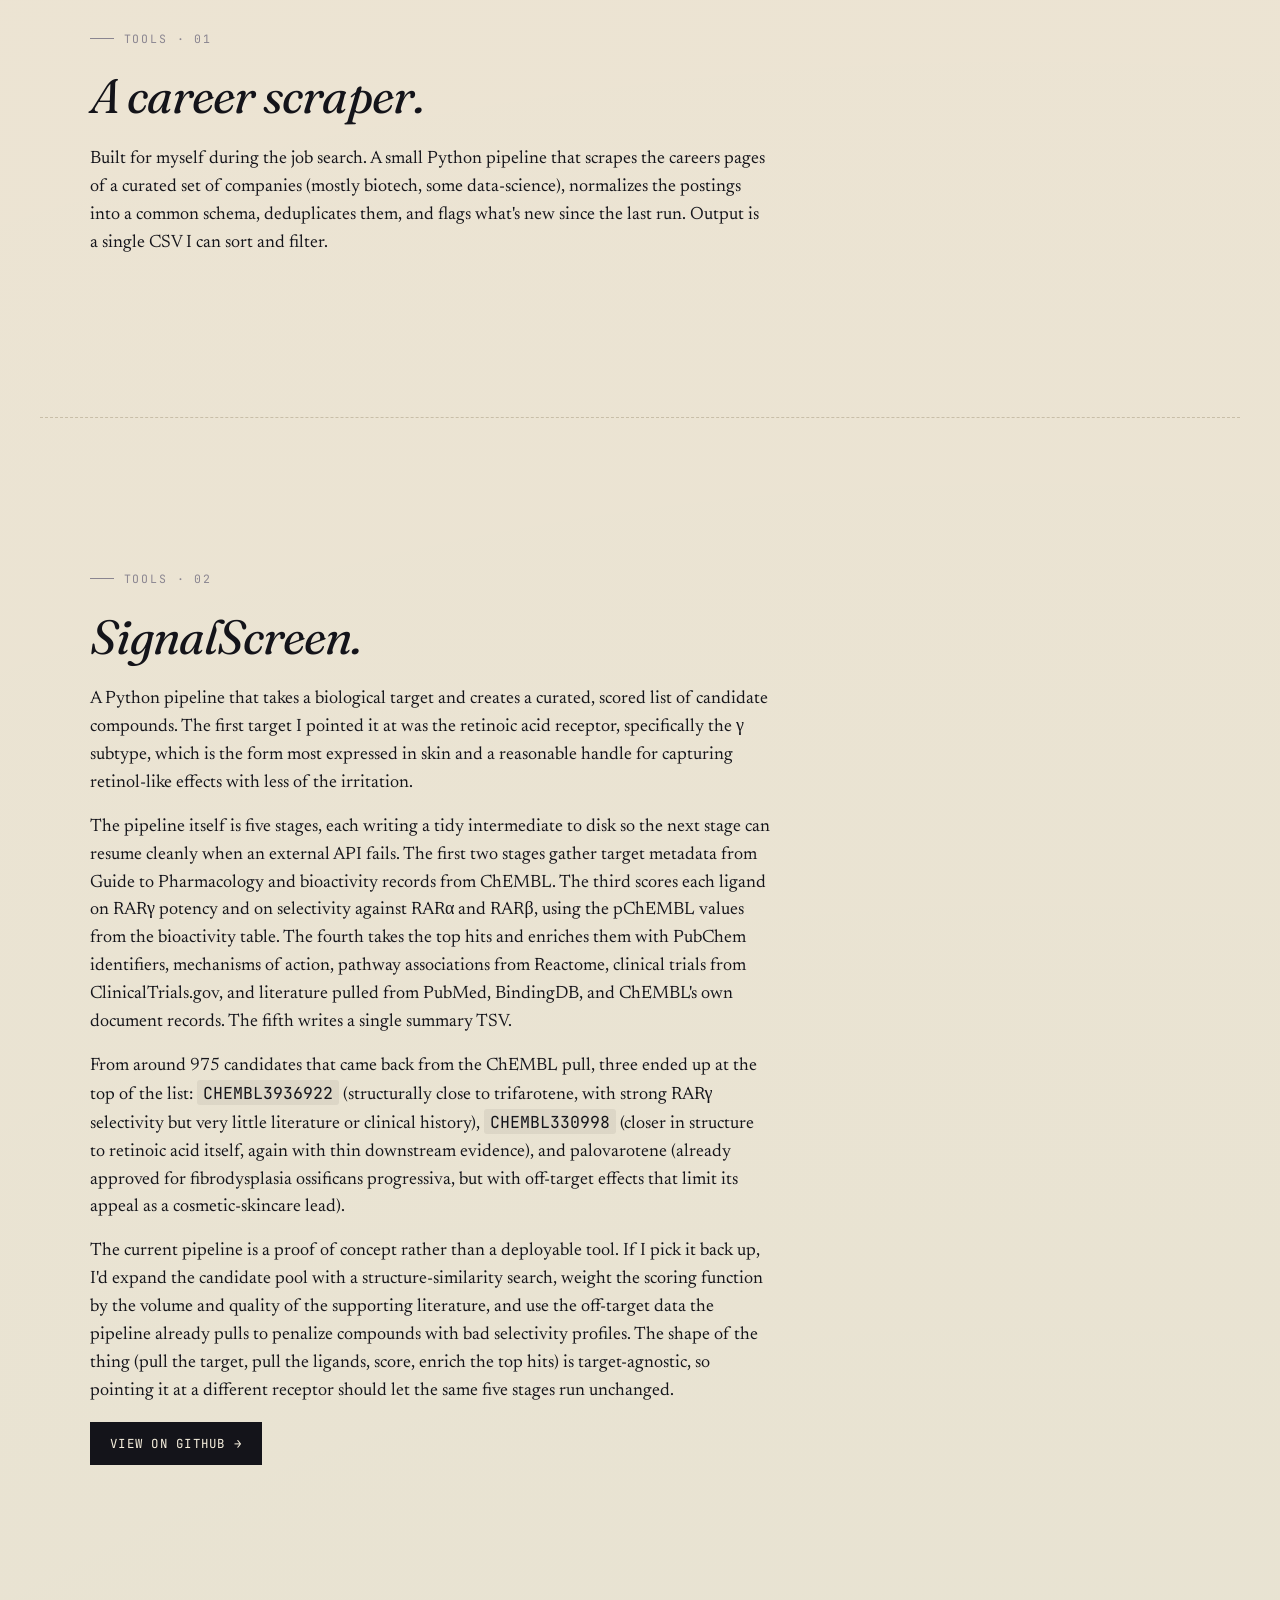
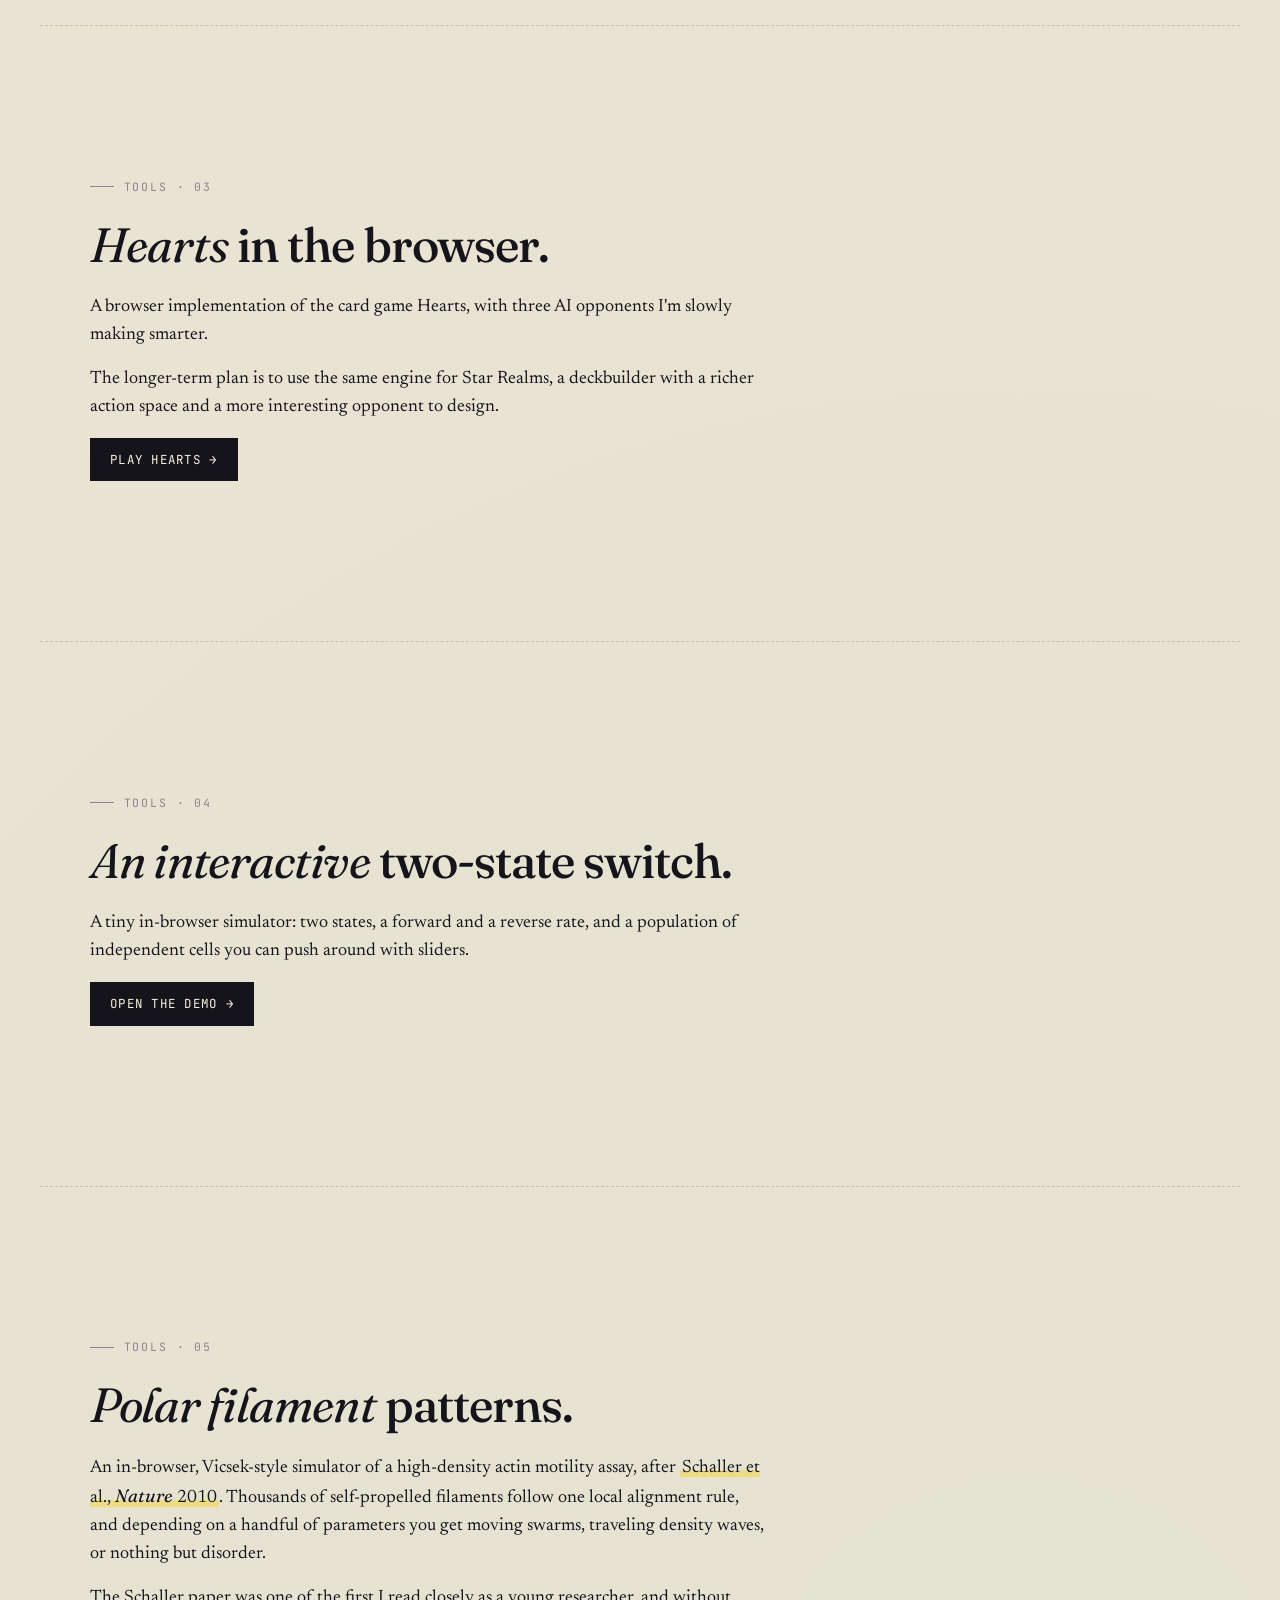
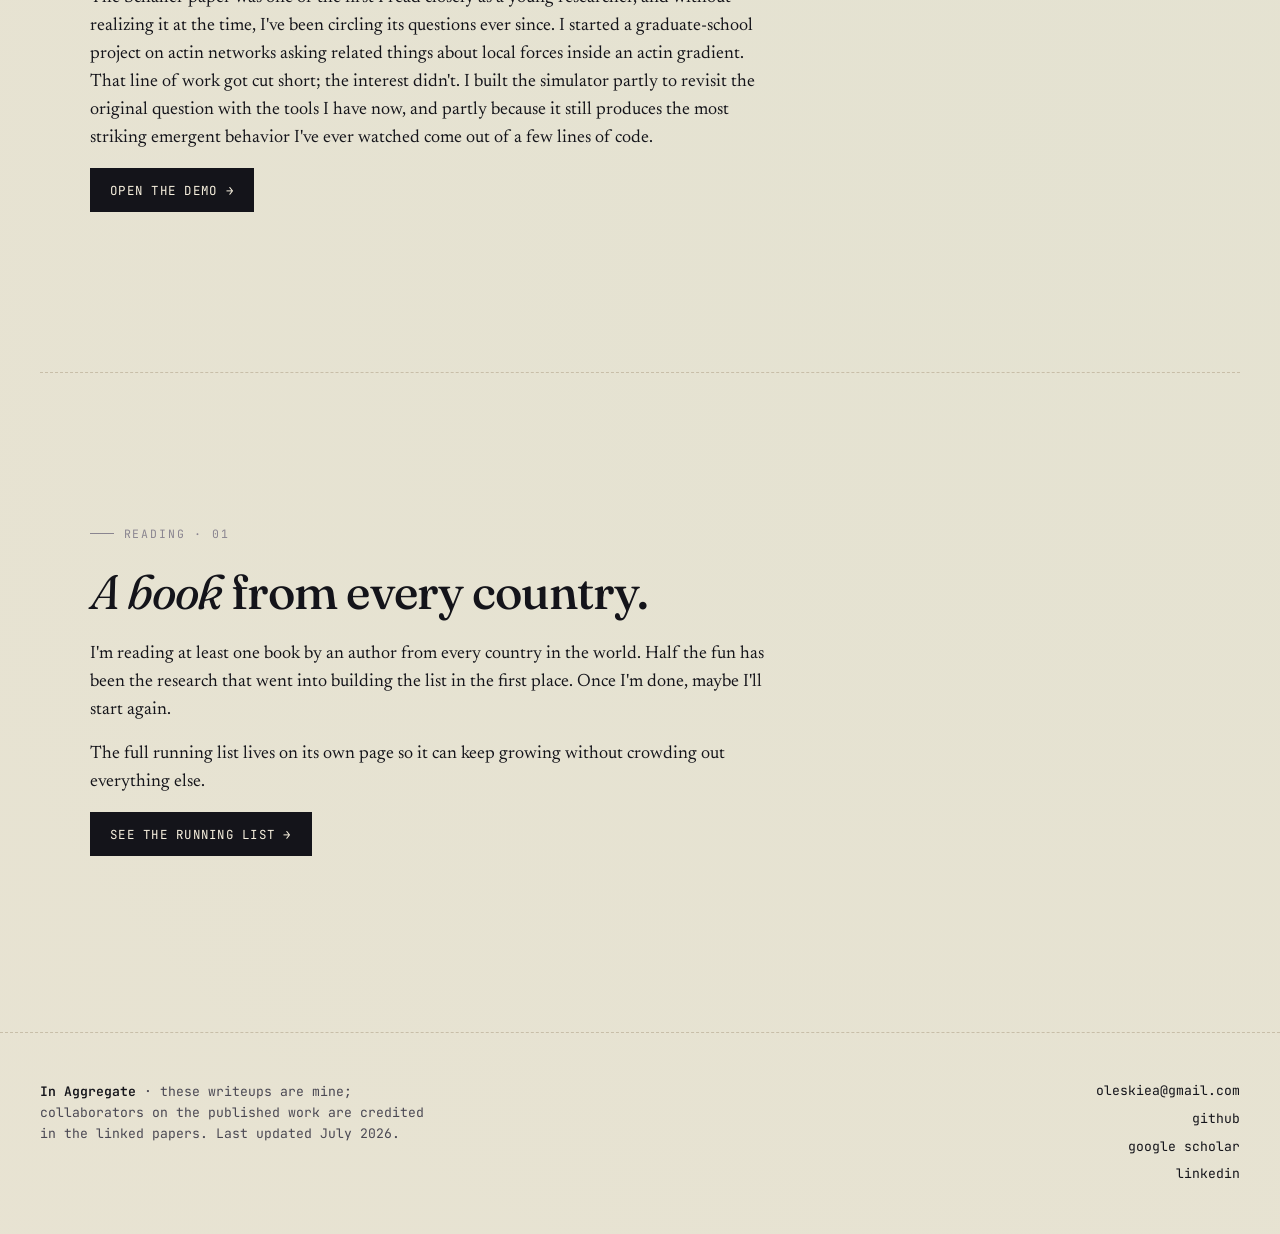
<file: projects.html>
<!doctype html>
<html lang="en">

<head>
  <meta charset="utf-8" />
  <meta name="viewport" content="width=device-width, initial-scale=1" />
  <title>Projects · In Aggregate</title>
  <link rel="preconnect" href="https://fonts.googleapis.com" />
  <link rel="preconnect" href="https://fonts.gstatic.com" crossorigin />
  <link
    href="https://fonts.googleapis.com/css2?family=Fraunces:ital,opsz,wght@0,9..144,400;0,9..144,500;0,9..144,700;1,9..144,400;1,9..144,500&family=JetBrains+Mono:wght@400;600&family=Newsreader:ital,wght@0,400;0,500;0,600;1,400&display=swap"
    rel="stylesheet" />
  <link rel="stylesheet" href="assets/style.css" />
</head>

<body>
  <div class="shell">
    <nav class="top">
      <div class="mark"><a href="index.html"><span class="dot"></span>In<em>·</em>Aggregate</a><span class="tagline">A
          personal site for projects, writing, and things I haven't finished yet.</span></div>
      <ul>
        <li><a href="index.html">index</a></li>
        <li><a href="projects.html" class="active">projects</a></li>
        <li><a href="blog/">writing</a></li>
        <li><a href="publications.html">papers</a></li>
      </ul>
    </nav>

    <main>
      <section class="hero">
        <h1 class="reveal d1">
          <span class="first">Current</span>
          <span class="last">and completed projects</span>
        </h1>
        <p class="lede reveal d2">
          Longer writeups from work at the bench and away from it, in four categories:
          peer-reviewed research, data projects I picked up out of curiosity, small tools
          I've built, and one very slow reading project. Filter by whatever you came for.
        </p>
      </section>

      <!-- ─── filter + grid ─── -->
      <section style="padding-top: 0;">
        <div class="filters" role="tablist" aria-label="Filter projects by category">
          <button class="filter-pill active" data-filter="all">all <span class="count">11</span></button>
          <button class="filter-pill" data-filter="research">research <span class="count">3</span></button>
          <button class="filter-pill" data-filter="data">data <span class="count">2</span></button>
          <button class="filter-pill" data-filter="tools">tools <span class="count">5</span></button>
          <button class="filter-pill" data-filter="reading">reading <span class="count">1</span></button>
        </div>

        <!-- ── research ── -->
        <div class="category-heading" data-category="research">
          <h3>Research</h3>
          <span class="count">peer-reviewed &amp; in-preparation work</span>
        </div>
        <div class="grid-projects">

          <a class="card featured" data-category="research" href="#stiffness">
            <span class="status-badge" data-status="wip">wip</span>
            <span class="tag">stochastic modeling · python</span>
            <h3>Substrate stiffness &amp; drug tolerance</h3>
            <p>How does ECM stiffness drive cancer cells toward tolerating EGFR
              inhibitors? A stochastic, mechanistic model of cell fate.</p>
            <span class="arrow">read writeup</span>
          </a>

          <a class="card" data-category="research" href="#wgcna">
            <span class="status-badge" data-status="done">done</span>
            <span class="tag">transcriptomics · R</span>
            <h3>WGCNA on melanoma RNA-seq</h3>
            <p>Co-expression network analysis as orthogonal support for a TFCP2L1
              finding in CXCR2-driven melanoma. Published 2023.</p>
            <span class="arrow">read writeup</span>
          </a>

          <a class="card" data-category="research" href="#em">
            <span class="status-badge" data-status="done">done</span>
            <span class="tag">structural biology · em</span>
            <h3>Arrestin recruitment to a GPCR</h3>
            <p>Earlier work in the Skiniotis lab visualizing arrestin recruitment
              to a GPCR. Published in <em>Nature</em>, 2014.</p>
            <span class="arrow">read writeup</span>
          </a>

        </div>

        <!-- ── data ── -->
        <div class="category-heading" data-category="data">
          <h3>Data</h3>
          <span class="count">analysis projects</span>
        </div>
        <div class="grid-projects">

          <a class="card" data-category="data" href="#biotech-funding">
            <span class="status-badge" data-status="ongoing">ongoing</span>
            <span class="tag">science policy · python</span>
            <h3>Biotech funding patterns</h3>
            <p>Tracking how NIH grants, venture capital, and IPO activity have moved
              across biotech subsectors over the last decade.</p>
            <span class="arrow">read writeup</span>
          </a>

          <a class="card" data-category="data" href="#board-composition">
            <span class="status-badge" data-status="ongoing">ongoing</span>
            <span class="tag">governance · python</span>
            <h3>Biotech board composition</h3>
            <p>Who sits on the boards of public biotech companies, and how often the
              same names show up across multiple boards.</p>
            <span class="arrow">read writeup</span>
          </a>

        </div>

        <!-- ── tools ── -->
        <div class="category-heading" data-category="tools">
          <h3>Tools</h3>
          <span class="count">things that do something</span>
        </div>
        <div class="grid-projects">

          <a class="card" data-category="tools" href="#career-scraper">
            <span class="status-badge" data-status="ongoing">ongoing</span>
            <span class="tag">utility · python</span>
            <h3>Career scraper</h3>
            <p>Scrapes job postings from a curated list of biotech &amp; data-science
              company career pages, deduplicates them, and surfaces what's new.</p>
            <span class="arrow">read writeup</span>
          </a>

          <a class="card" data-category="tools" href="#signalscreen">
            <span class="status-badge" data-status="done">done</span>
            <span class="tag">drug discovery · python</span>
            <h3>SignalScreen</h3>
            <p>A pipeline that mines public databases for candidate compounds against
              a given biological target, built around RARγ as a first test case.</p>
            <span class="arrow">read writeup</span>
          </a>

          <a class="card" data-category="tools" href="demos/hearts.html">
            <span class="status-badge" data-status="wip">wip</span>
            <span class="tag">interactive · javascript</span>
            <h3>Hearts (and eventually Star Realms)</h3>
            <p>A browser implementation of Hearts with a basic AI opponent.
              Long-term: Star Realms.</p>
            <span class="arrow">play it</span>
          </a>

          <a class="card" data-category="tools" href="demos/motility-assay.html">
            <span class="status-badge" data-status="done">done</span>
            <span class="tag">interactive · javascript</span>
            <h3>Polar filament patterns</h3>
            <p>An in-browser Vicsek-style simulator after Schaller et al.,
              <em>Nature</em> 2010. The paper is an early thread running through
              the rest of my work.
            </p>
            <span class="arrow">play with it</span>
          </a>

          <a class="card" data-category="tools" href="demos/two-state-switch.html">
            <span class="status-badge" data-status="done">done</span>
            <span class="tag">interactive · javascript</span>
            <h3>A noisy two-state switch</h3>
            <p>Live demo: a stochastic two-state model that you can perturb. Change
              the parameters and watch the trajectories.</p>
            <span class="arrow">play with it</span>
          </a>

        </div>

        <!-- ── reading ── -->
        <div class="category-heading" data-category="reading">
          <h3>Reading</h3>
          <span class="count">slow projects</span>
        </div>
        <div class="grid-projects">

          <a class="card" data-category="reading" href="reading/">
            <span class="status-badge" data-status="ongoing">ongoing</span>
            <span class="tag">books · 69 of 196</span>
            <h3>A book from every country</h3>
            <p>I'm reading at least one book from every country in the world and
              keeping a running list of ratings and an interactive world map.</p>
            <span class="arrow">see the list</span>
          </a>

        </div>
      </section>

      <hr class="dashed" />

      <!-- ═══════════════════════════════════════════════════════
           writeups
           ═══════════════════════════════════════════════════════ -->

      <!-- ─── stiffness ─── -->
      <section id="stiffness">
        <div class="eyebrow">research · 01</div>
        <h2><em>Substrate stiffness</em> as a tuning knob for therapeutic tolerance.</h2>
        <p>
          Non-small cell lung cancer cells respond to EGFR inhibitors very
          differently depending on the mechanical stiffness of the substrate
          they're growing on. Soft environments like healthy lung tissue tend
          to sensitize the cells; stiff environments like tumor stroma let
          some of them survive and keep dividing. The question I spent most
          of my postdoc on was <em>why</em>.
        </p>
        <p>
          We built a stochastic, mechanistic model of the cell-fate decision in
          <code>PySB</code>, parameterized it with in-vitro measurements of mitotic
          time, quiescence, and death, and ran it across thousands of
          <a class="inline" href="https://en.wikipedia.org/wiki/Gillespie_algorithm">Gillespie</a>
          trajectories per condition. A deterministic model of the same network
          misses what matters here; averaged over a population, the cells look
          uniformly suppressed by the drug. The stochastic version shows a small
          fraction slipping into a fast-dividing state and proliferating from
          there. Small, but enough to account for part of why the drug isn't
          curative on its own.
        </p>

        <pre><code># sketch: simulating one stiffness condition
from pysb.simulator import StochKitSimulator
sim = StochKitSimulator(model, tspan=tspan)
results = sim.run(
    initials=initials_from_stiffness(kPa=12.0),
    n_runs=2000,
)
trajectories = results.dataframe</code></pre>

        <p>
          Manuscript in preparation. Talks given at SBHD 2022 and Cancer Biology
          Science Hour 2023.
        </p>
      </section>

      <hr class="dashed" />

      <!-- ─── wgcna ─── -->
      <section id="wgcna">
        <div class="eyebrow">research · 02</div>
        <h2><em>Co-expression networks</em> on melanoma RNA-seq.</h2>
        <p>
          This was a collaboration with the Richmond and Quaranta labs on a
          study of CXCR2-driven melanoma. They had bulk RNA-seq from
          <em>Braf/Pten</em> tumors with and without <em>Cxcr2</em> knockout,
          and wanted to know which transcriptional programs sit downstream of
          the receptor. My contribution was the WGCNA portion of the analysis:
          building gene co-expression modules from the tumor RNA-seq, ranking
          transcription factors by their centrality to each module, and
          testing which modules were significantly different between the
          wild-type and knockout conditions. The analysis served as
          orthogonal support for a TFCP2L1 finding the rest of the team had
          identified through differential expression. Published as part of
          <a class="inline" href="publications.html">Yang et al., <em>Mol Cancer</em>, 2023</a>.
        </p>

        <pre><code># module detection, abridged
library(WGCNA)
sft <- pickSoftThreshold(expr, powerVector = 1:20)
net <- blockwiseModules(
  expr,
  power      = sft$powerEstimate,
  TOMType    = "signed",
  minModuleSize = 30,
  mergeCutHeight = 0.25
)</code></pre>
      </section>

      <hr class="dashed" />

      <!-- ─── em ─── -->
      <section id="em">
        <div class="eyebrow">research · 03</div>
        <h2><em>A structure</em> of arrestin bound to a receptor.</h2>
        <p>
          Before the modeling work, I spent two years in the Skiniotis lab at
          Michigan, learning electron microscopy and collecting micrographs
          of protein assemblies. The best-known piece from that period is a
          structure of a
          <a class="inline" href="https://www.nature.com/articles/nature13430">GPCR–arrestin complex</a>
          that added to our picture of how arrestin gets recruited to a
          G-protein coupled receptor. It came out in <em>Nature</em> in 2014.
        </p>
        <p>
          There were other collaborations too: examining factor VIII bound to
          von Willebrand factor with the Ginsburg lab, and working out the
          architecture of VPS13 with the Fuller lab.
        </p>
      </section>

      <hr class="dashed" />

      <!-- ─── biotech funding ─── -->
      <section id="biotech-funding">
        <div class="eyebrow">data · 01</div>
        <h2><em>Biotech funding</em> patterns.</h2>
        <p>
          A side project that started because I was curious how funding patterns
          move the biotech job market. The pipeline pulls NIH grant allocations
          from RePORTER, IPO and S-1 filings from SEC EDGAR, venture-funding data
          where I can get it cleanly, and state-level WARN notices, then stitches
          them together so year-over-year shifts across subsectors are visible.
        </p>
        <p>
          No writeup yet.
        </p>
      </section>

      <hr class="dashed" />

      <!-- ─── board composition ─── -->
      <section id="board-composition">
        <div class="eyebrow">data · 02</div>
        <h2><em>Board composition</em> in public biotech.</h2>
        <p>
          A companion to the funding project, looking at who sits on the
          boards of public biotech companies and how often the same names
          appear across multiple boards. The data comes from SEC proxy
          filings (DEF 14A).
        </p>
        <p>
          Also no writeup yet.
        </p>
      </section>

      <hr class="dashed" />

      <!-- ─── career scraper ─── -->
      <section id="career-scraper">
        <div class="eyebrow">tools · 01</div>
        <h2><em>A career scraper.</em></h2>
        <p>
          Built for myself during the job search. A small Python pipeline that
          scrapes the careers pages of a curated set of companies (mostly biotech,
          some data-science), normalizes the postings into a common schema,
          deduplicates them, and flags what's new since the last run. Output is
          a single CSV I can sort and filter.
        </p>
      </section>

      <hr class="dashed" />

      <!-- ─── signalscreen ─── -->
      <section id="signalscreen">
        <div class="eyebrow">tools · 02</div>
        <h2><em>SignalScreen.</em></h2>
        <p>
          A Python pipeline that takes a biological target and creates
          a curated, scored list of candidate compounds. The
          first target I pointed it at was the retinoic acid receptor,
          specifically the γ subtype, which is the form most expressed in
          skin and a reasonable handle for capturing retinol-like effects
          with less of the irritation.
        </p>
        <p>
          The pipeline itself is five stages, each writing a tidy intermediate
          to disk so the next stage can resume cleanly when an external API
          fails. The first two stages gather target metadata from Guide to
          Pharmacology and bioactivity records from ChEMBL. The third scores
          each ligand on RARγ potency and on selectivity against RARα and
          RARβ, using the pChEMBL values from the bioactivity table. The
          fourth takes the top hits and enriches them with PubChem
          identifiers, mechanisms of action, pathway associations from
          Reactome, clinical trials from ClinicalTrials.gov, and literature
          pulled from PubMed, BindingDB, and ChEMBL's own document records.
          The fifth writes a single summary TSV.
        </p>
        <p>
          From around 975 candidates that came back from the ChEMBL pull,
          three ended up at the top of the list: <code>CHEMBL3936922</code>
          (structurally close to trifarotene, with strong RARγ selectivity
          but very little literature or clinical history),
          <code>CHEMBL330998</code> (closer in structure to retinoic acid
          itself, again with thin downstream evidence), and palovarotene
          (already approved for fibrodysplasia ossificans progressiva, but
          with off-target effects that limit its appeal as a
          cosmetic-skincare lead).
        </p>
        <p>
          The current pipeline is a proof of concept rather than a deployable
          tool. If I pick it back up, I'd expand the candidate pool with a
          structure-similarity search, weight the scoring function by the volume
          and quality of the supporting literature, and use the off-target data
          the pipeline already pulls to penalize compounds with bad selectivity
          profiles. The shape of the thing (pull the target, pull the ligands,
          score, enrich the top hits) is target-agnostic, so pointing it at a
          different receptor should let the same five stages run unchanged.
        </p>
        <p>
          <a class="btn primary" href="https://github.com/aoleskie/SignalScreen" target="_blank" rel="noopener">view on
            github →</a>
        </p>
      </section>

      <hr class="dashed" />

      <!-- ─── hearts ─── -->
      <section id="hearts">
        <div class="eyebrow">tools · 03</div>
        <h2><em>Hearts</em> in the browser.</h2>
        <p>
          A browser implementation of the card game Hearts, with three AI
          opponents I'm slowly making smarter.
        </p>
        <p>
          The longer-term plan is to use the same engine for Star Realms, a
          deckbuilder with a richer action space and a more interesting
          opponent to design.
        </p>
        <p>
          <a class="btn primary" href="demos/hearts.html">play hearts →</a>
        </p>
      </section>

      <hr class="dashed" />

      <!-- ─── two-state demo ─── -->
      <section id="two-state">
        <div class="eyebrow">tools · 04</div>
        <h2><em>An interactive</em> two-state switch.</h2>
        <p>
          A tiny in-browser simulator: two states, a forward and a reverse rate,
          and a population of independent cells you can push around with sliders.
        </p>
        <p>
          <a class="btn primary" href="demos/two-state-switch.html">open the demo →</a>
        </p>
      </section>

      <hr class="dashed" />

      <!-- ─── motility assay ─── -->
      <section id="motility">
        <div class="eyebrow">tools · 05</div>
        <h2><em>Polar filament</em> patterns.</h2>
        <p>
          An in-browser, Vicsek-style simulator of a high-density actin
          motility assay, after
          <a class="inline" href="https://www.nature.com/articles/nature09312" target="_blank" rel="noopener">Schaller
            et al., <em>Nature</em> 2010</a>.
          Thousands of self-propelled filaments follow one local alignment rule,
          and depending on a handful of parameters you get moving swarms,
          traveling density waves, or nothing but disorder.
        </p>
        <p>
          The Schaller paper was one of the first I read closely as a young
          researcher, and without realizing it at the time, I've been circling
          its questions ever since. I started a graduate-school project on actin
          networks asking related things about local forces inside an actin
          gradient. That line of work got cut short; the interest didn't. I built
          the simulator partly to revisit the original question with the tools I
          have now, and partly because it still produces the most striking
          emergent behavior I've ever watched come out of a few lines of code.
        </p>
        <p>
          <a class="btn primary" href="demos/motility-assay.html">open the demo →</a>
        </p>
      </section>

      <hr class="dashed" />

      <!-- ─── reading ─── -->
      <section id="reading">
        <div class="eyebrow">reading · 01</div>
        <h2><em>A book</em> from every country.</h2>
        <p>
          I'm reading at least one book by an author from every country in the
          world. Half the fun has been the research that went into building the
          list in the first place. Once I'm done, maybe I'll start again.
        </p>
        <p>
          The full running list lives on its own page so it can keep growing
          without crowding out everything else.
        </p>
        <p>
          <a class="btn primary" href="reading/">see the running list →</a>
        </p>
      </section>
    </main>

    <footer>
      <div class="colophon">
        <strong>In Aggregate</strong> · these writeups are mine; collaborators
        on the published work are credited in the linked papers. Last updated
        July 2026.
      </div>
      <div class="links">
        <a href="mailto:oleskiea@gmail.com">oleskiea@gmail.com</a>
        <a href="https://github.com/aoleskie">github</a>
        <a
          href="https://scholar.google.com/citations?hl=en&user=KjXvl_oAAAAJ&view_op=list_works&gmla=AIqSsVuDvJ87dx4aifz9MTrtX6MfJv5J8pbEFMWkEYYTjitiVb8yt_DgWRZy1NHKKY92F_BEBjH-Nt3YDxhJ_txv">google
          scholar</a>
        <a href="https://www.linkedin.com/in/austin-oleskie/">linkedin</a>
      </div>
    </footer>
  </div>

  <script src="assets/projects.js"></script>
</body>

</html>
</file>
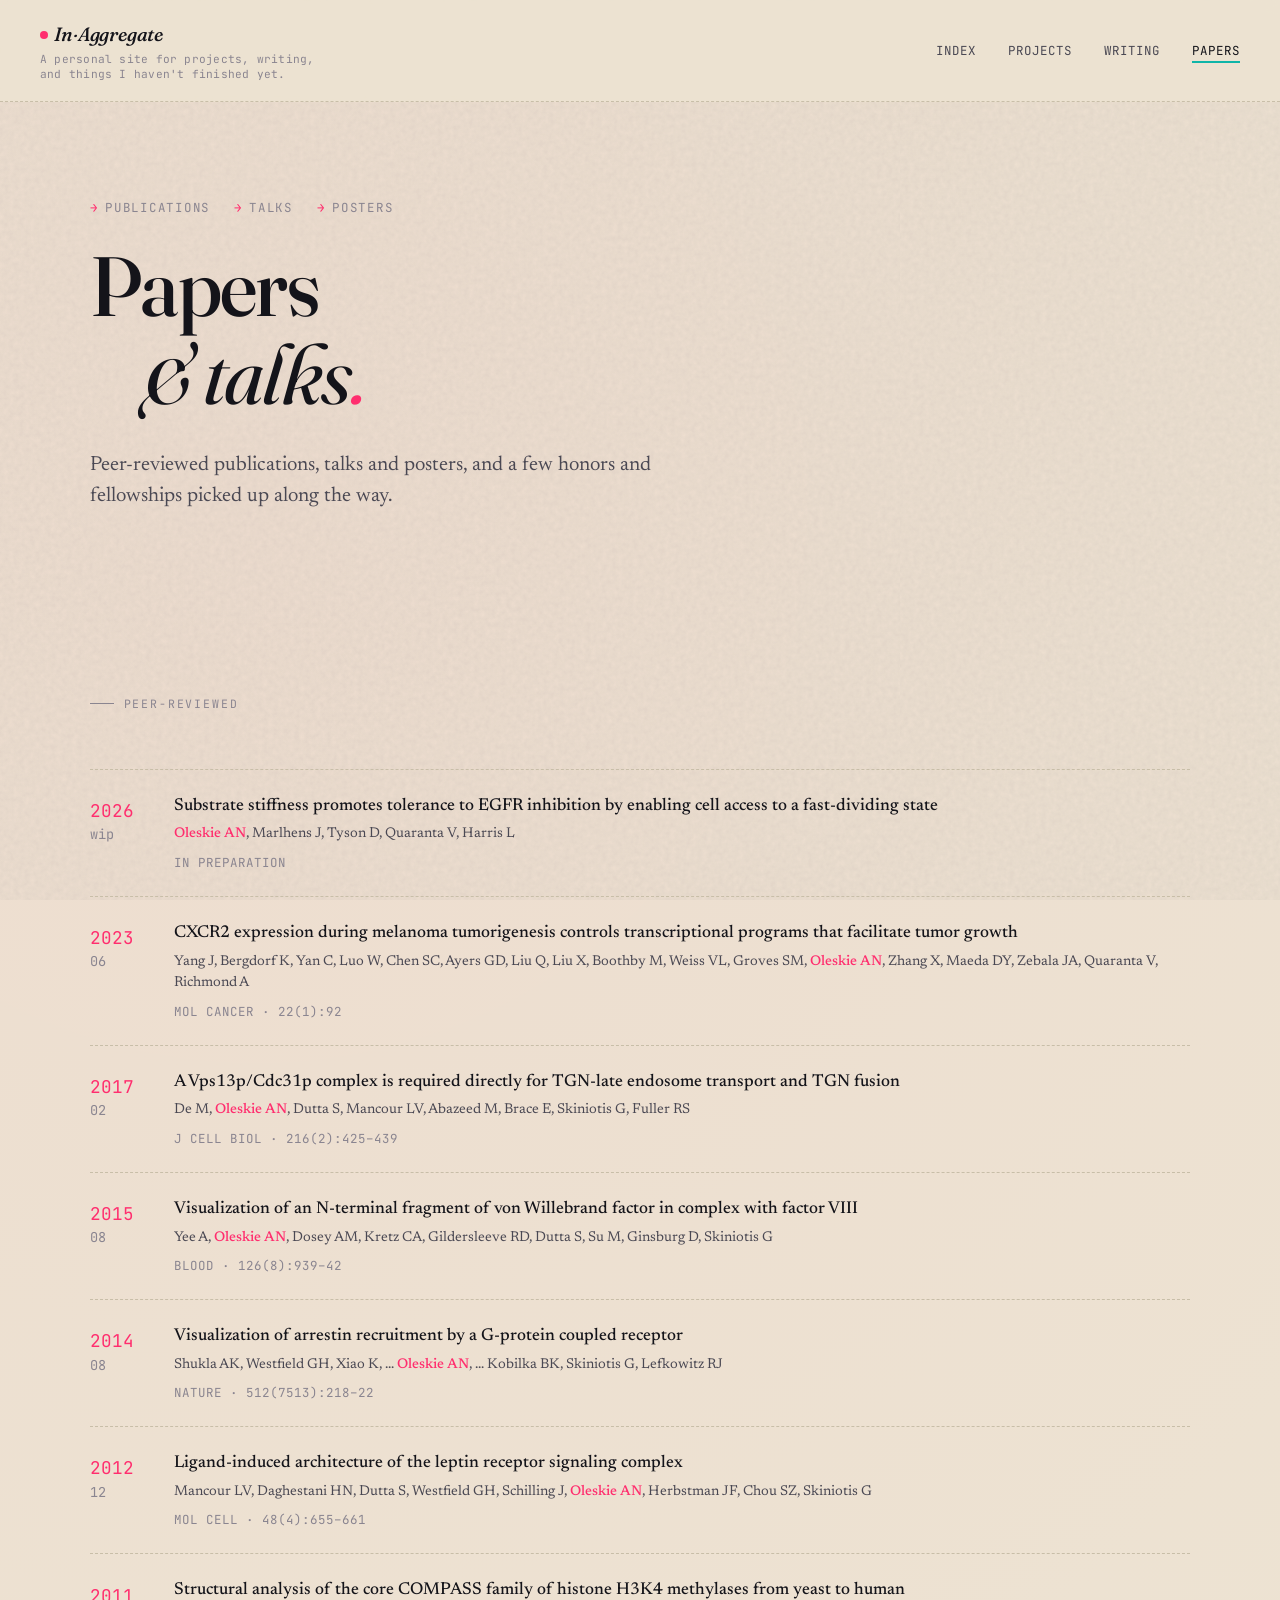
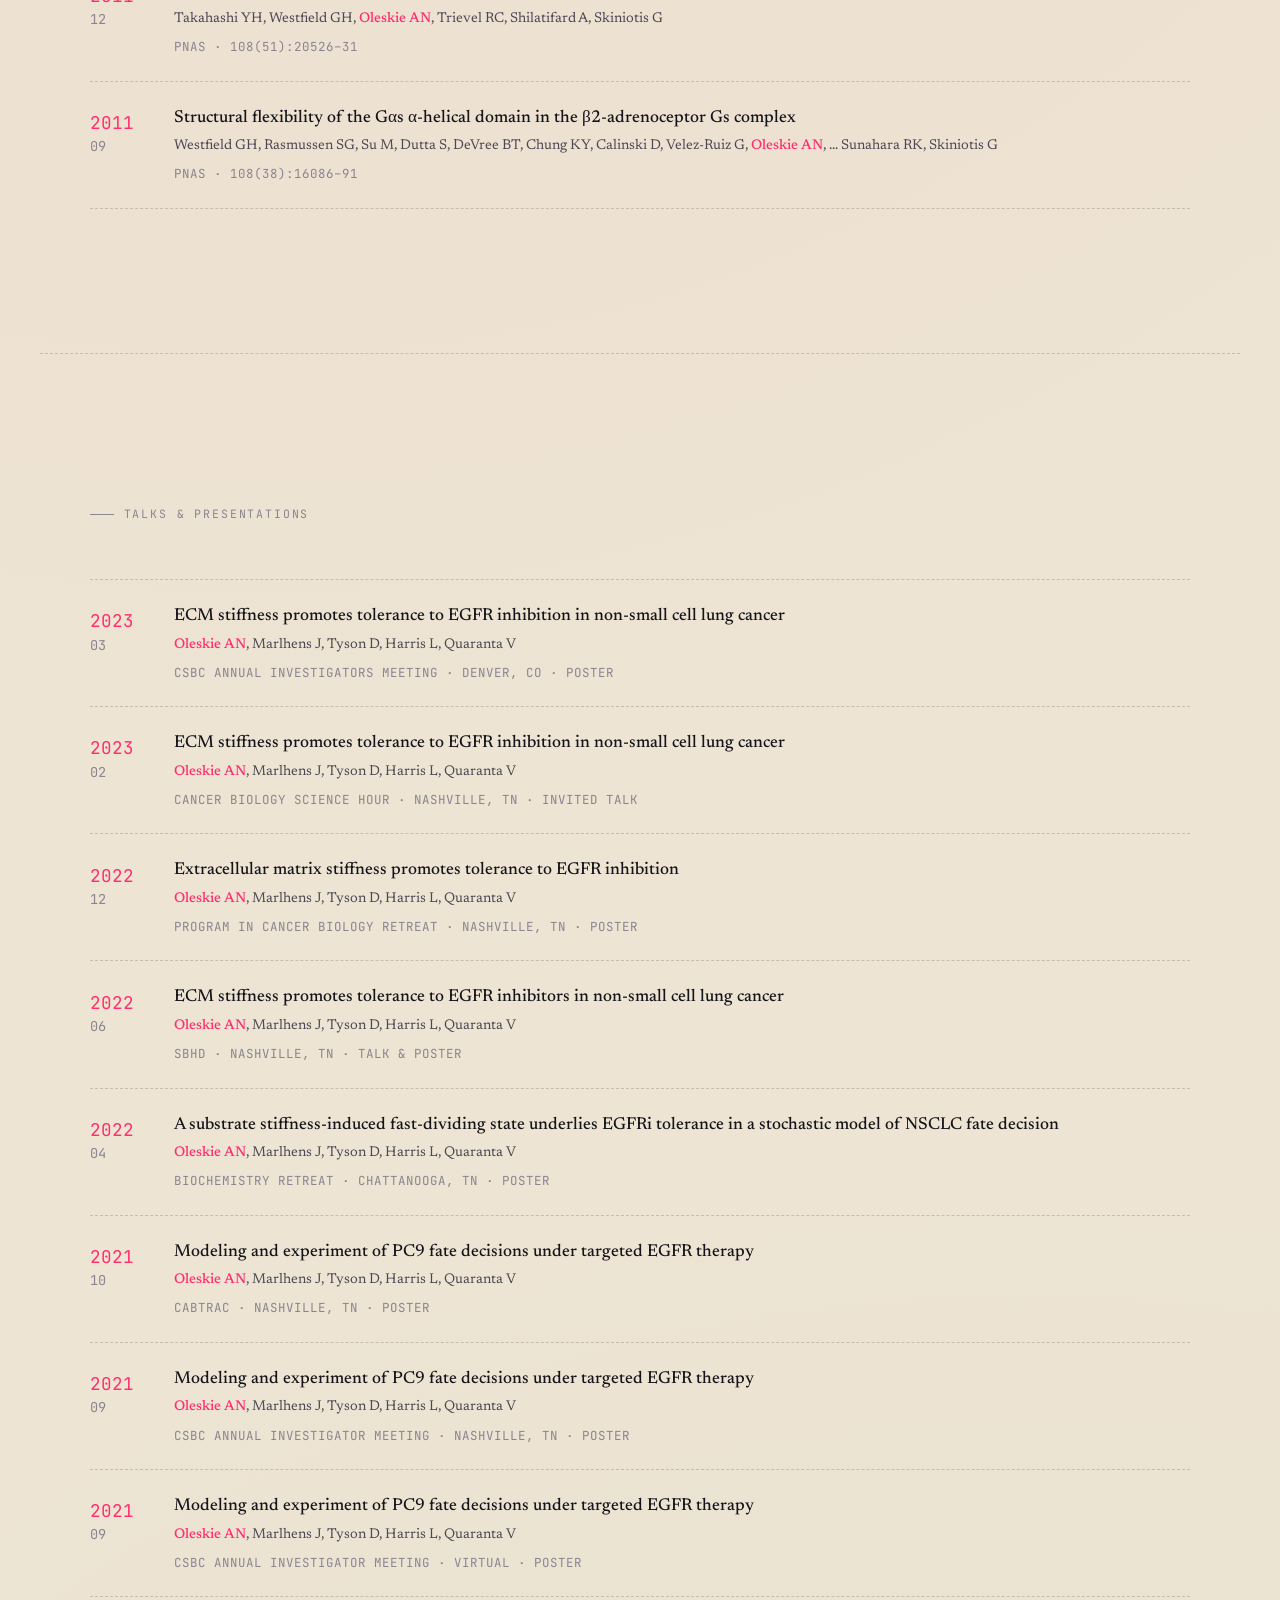
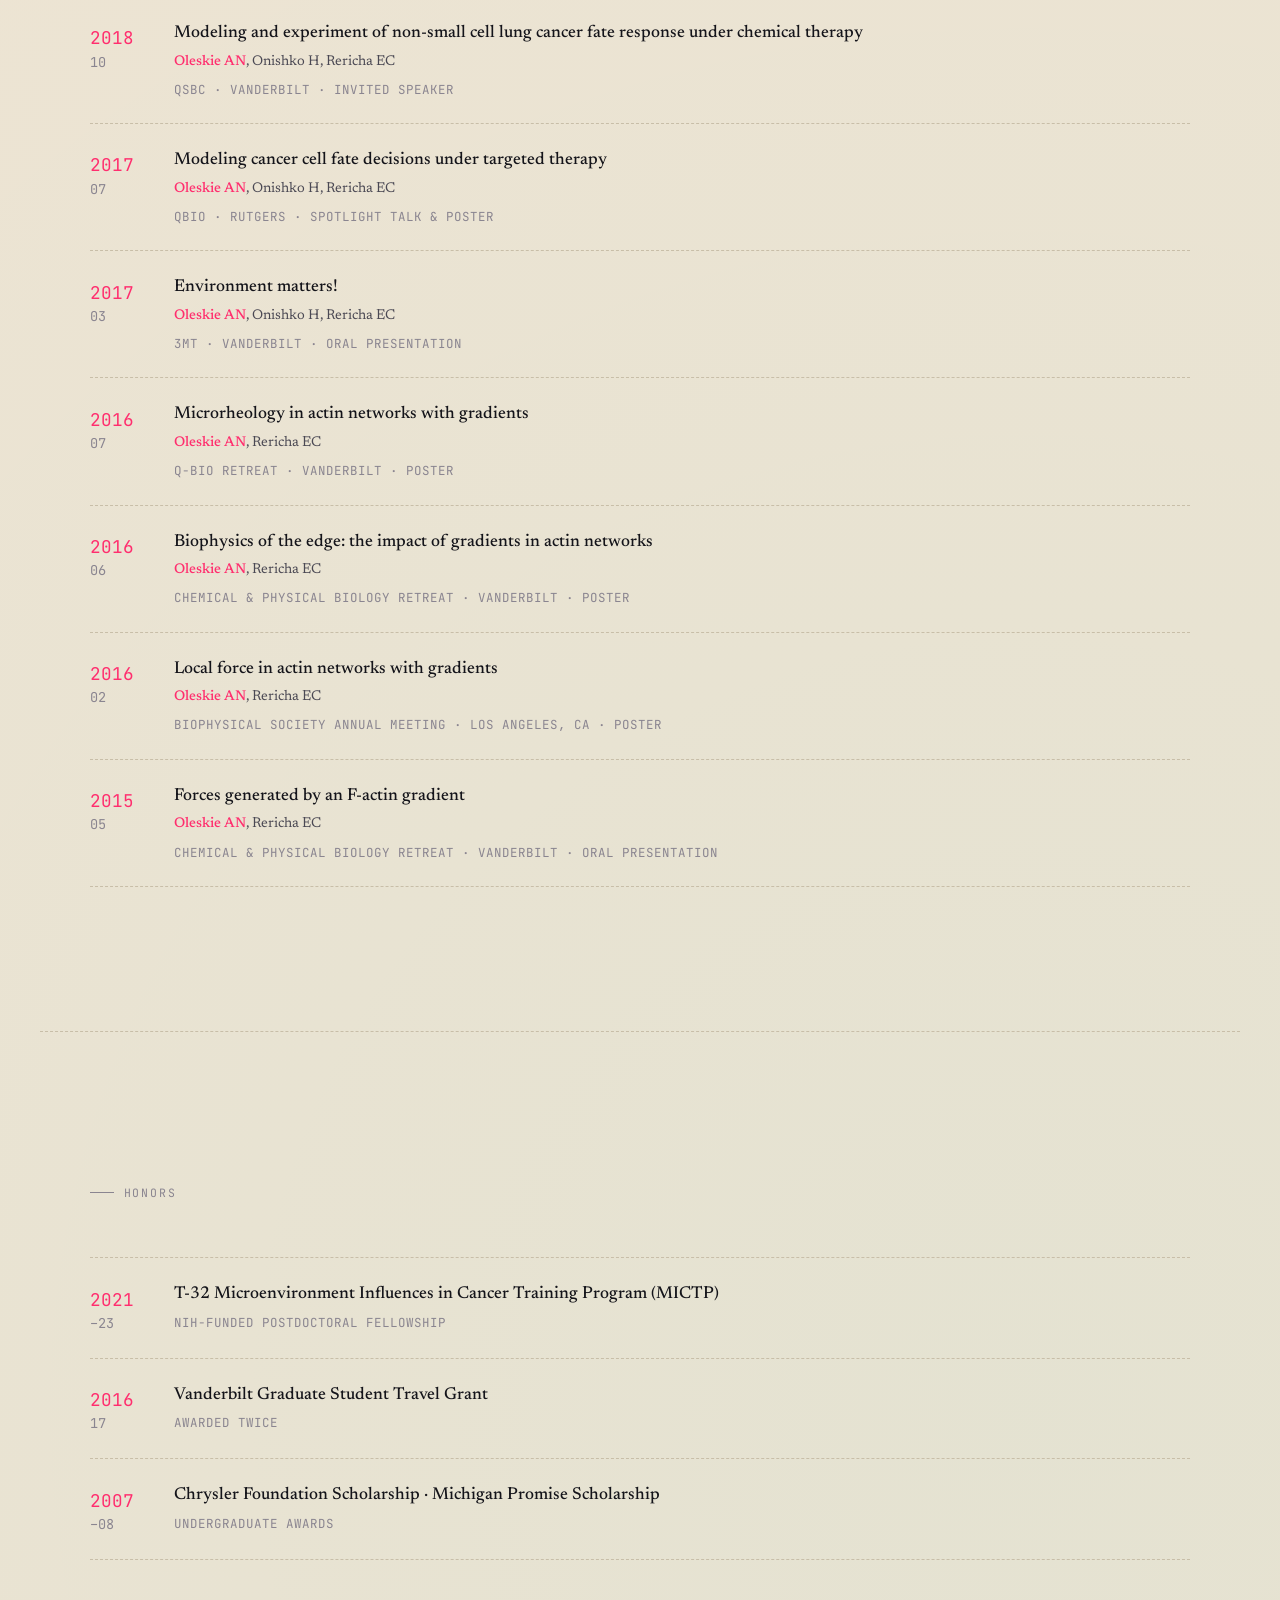
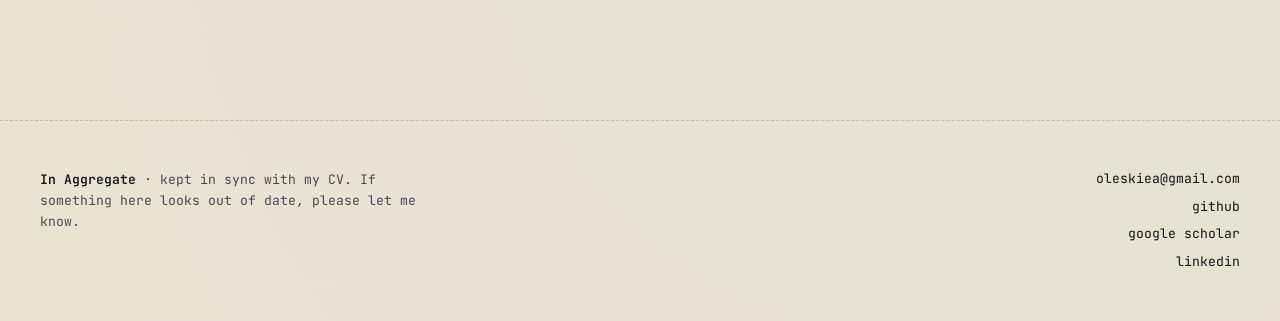
<file: publications.html>
<!doctype html>
<html lang="en">

<head>
  <meta charset="utf-8" />
  <meta name="viewport" content="width=device-width, initial-scale=1" />
  <title>Publications · In Aggregate</title>
  <link rel="preconnect" href="https://fonts.googleapis.com" />
  <link rel="preconnect" href="https://fonts.gstatic.com" crossorigin />
  <link
    href="https://fonts.googleapis.com/css2?family=Fraunces:ital,opsz,wght@0,9..144,400;0,9..144,500;0,9..144,700;1,9..144,400;1,9..144,500&family=JetBrains+Mono:wght@400;600&family=Newsreader:ital,wght@0,400;0,500;0,600;1,400&display=swap"
    rel="stylesheet" />
  <link rel="stylesheet" href="assets/style.css" />
</head>

<body>
  <div class="shell">
    <nav class="top">
      <div class="mark"><a href="index.html"><span class="dot"></span>In<em>·</em>Aggregate</a><span class="tagline">A
          personal site for projects, writing, and things I haven't finished yet.</span></div>
      <ul>
        <li><a href="index.html">index</a></li>
        <li><a href="projects.html">projects</a></li>
        <li><a href="blog/">writing</a></li>
        <li><a href="publications.html" class="active">papers</a></li>
      </ul>
    </nav>

    <main>
      <section class="hero">
        <div class="meta reveal"><span>publications</span><span>talks</span><span>posters</span></div>
        <h1 class="reveal d1">
          <span class="first">Papers</span>
          <span class="last">&amp; talks</span>
        </h1>
        <p class="lede reveal d2">
          Peer-reviewed publications, talks and posters, and a few honors and
          fellowships picked up along the way.
        </p>
      </section>

      <section>
        <div class="eyebrow">peer-reviewed</div>
        <ol class="pub-list">
          <li>
            <div class="num"><span class="yr">2026</span> wip</div>
            <div>
              <div class="title">Substrate stiffness promotes tolerance to EGFR inhibition by enabling cell access to a
                fast-dividing state</div>
              <div class="authors"><strong>Oleskie AN</strong>, Marlhens J, Tyson D, Quaranta V, Harris L</div>
              <div class="venue">in preparation</div>
            </div>
          </li>
          <li>
            <div class="num"><span class="yr">2023</span> 06</div>
            <div>
              <div class="title">CXCR2 expression during melanoma tumorigenesis controls transcriptional programs that
                facilitate tumor growth</div>
              <div class="authors">Yang J, Bergdorf K, Yan C, Luo W, Chen SC, Ayers GD, Liu Q, Liu X, Boothby M, Weiss
                VL, Groves SM, <strong>Oleskie AN</strong>, Zhang X, Maeda DY, Zebala JA, Quaranta V, Richmond A</div>
              <div class="venue">Mol Cancer · 22(1):92</div>
            </div>
          </li>
          <li>
            <div class="num"><span class="yr">2017</span> 02</div>
            <div>
              <div class="title">A Vps13p/Cdc31p complex is required directly for TGN-late endosome transport and TGN
                fusion</div>
              <div class="authors">De M, <strong>Oleskie AN</strong>, Dutta S, Mancour LV, Abazeed M, Brace E, Skiniotis
                G, Fuller RS</div>
              <div class="venue">J Cell Biol · 216(2):425–439</div>
            </div>
          </li>
          <li>
            <div class="num"><span class="yr">2015</span> 08</div>
            <div>
              <div class="title">Visualization of an N-terminal fragment of von Willebrand factor in complex with factor
                VIII</div>
              <div class="authors">Yee A, <strong>Oleskie AN</strong>, Dosey AM, Kretz CA, Gildersleeve RD, Dutta S, Su
                M, Ginsburg D, Skiniotis G</div>
              <div class="venue">Blood · 126(8):939–42</div>
            </div>
          </li>
          <li>
            <div class="num"><span class="yr">2014</span> 08</div>
            <div>
              <div class="title">Visualization of arrestin recruitment by a G-protein coupled receptor</div>
              <div class="authors">Shukla AK, Westfield GH, Xiao K, … <strong>Oleskie AN</strong>, … Kobilka BK,
                Skiniotis G, Lefkowitz RJ</div>
              <div class="venue">Nature · 512(7513):218–22</div>
            </div>
          </li>
          <li>
            <div class="num"><span class="yr">2012</span> 12</div>
            <div>
              <div class="title">Ligand-induced architecture of the leptin receptor signaling complex</div>
              <div class="authors">Mancour LV, Daghestani HN, Dutta S, Westfield GH, Schilling J, <strong>Oleskie
                  AN</strong>, Herbstman JF, Chou SZ, Skiniotis G</div>
              <div class="venue">Mol Cell · 48(4):655–661</div>
            </div>
          </li>
          <li>
            <div class="num"><span class="yr">2011</span> 12</div>
            <div>
              <div class="title">Structural analysis of the core COMPASS family of histone H3K4 methylases from yeast to
                human</div>
              <div class="authors">Takahashi YH, Westfield GH, <strong>Oleskie AN</strong>, Trievel RC, Shilatifard A,
                Skiniotis G</div>
              <div class="venue">PNAS · 108(51):20526–31</div>
            </div>
          </li>
          <li>
            <div class="num"><span class="yr">2011</span> 09</div>
            <div>
              <div class="title">Structural flexibility of the Gαs α-helical domain in the β2-adrenoceptor Gs complex
              </div>
              <div class="authors">Westfield GH, Rasmussen SG, Su M, Dutta S, DeVree BT, Chung KY, Calinski D,
                Velez-Ruiz G, <strong>Oleskie AN</strong>, … Sunahara RK, Skiniotis G</div>
              <div class="venue">PNAS · 108(38):16086–91</div>
            </div>
          </li>
        </ol>
      </section>

      <hr class="dashed" />

      <section>
        <div class="eyebrow">talks &amp; presentations</div>
        <ol class="pub-list">
          <li>
            <div class="num"><span class="yr">2023</span> 03</div>
            <div>
              <div class="title">ECM stiffness promotes tolerance to EGFR inhibition in non-small cell lung cancer</div>
              <div class="authors"><strong>Oleskie AN</strong>, Marlhens J, Tyson D, Harris L, Quaranta V</div>
              <div class="venue">CSBC Annual Investigators Meeting · Denver, CO · poster</div>
            </div>
          </li>
          <li>
            <div class="num"><span class="yr">2023</span> 02</div>
            <div>
              <div class="title">ECM stiffness promotes tolerance to EGFR inhibition in non-small cell lung cancer</div>
              <div class="authors"><strong>Oleskie AN</strong>, Marlhens J, Tyson D, Harris L, Quaranta V</div>
              <div class="venue">Cancer Biology Science Hour · Nashville, TN · invited talk</div>
            </div>
          </li>
          <li>
            <div class="num"><span class="yr">2022</span> 12</div>
            <div>
              <div class="title">Extracellular matrix stiffness promotes tolerance to EGFR inhibition</div>
              <div class="authors"><strong>Oleskie AN</strong>, Marlhens J, Tyson D, Harris L, Quaranta V</div>
              <div class="venue">Program in Cancer Biology Retreat · Nashville, TN · poster</div>
            </div>
          </li>
          <li>
            <div class="num"><span class="yr">2022</span> 06</div>
            <div>
              <div class="title">ECM stiffness promotes tolerance to EGFR inhibitors in non-small cell lung cancer</div>
              <div class="authors"><strong>Oleskie AN</strong>, Marlhens J, Tyson D, Harris L, Quaranta V</div>
              <div class="venue">SBHD · Nashville, TN · talk &amp; poster</div>
            </div>
          </li>
          <li>
            <div class="num"><span class="yr">2022</span> 04</div>
            <div>
              <div class="title">A substrate stiffness-induced fast-dividing state underlies EGFRi tolerance in a
                stochastic model of NSCLC fate decision</div>
              <div class="authors"><strong>Oleskie AN</strong>, Marlhens J, Tyson D, Harris L, Quaranta V</div>
              <div class="venue">Biochemistry Retreat · Chattanooga, TN · poster</div>
            </div>
          </li>
          <li>
            <div class="num"><span class="yr">2021</span> 10</div>
            <div>
              <div class="title">Modeling and experiment of PC9 fate decisions under targeted EGFR therapy</div>
              <div class="authors"><strong>Oleskie AN</strong>, Marlhens J, Tyson D, Harris L, Quaranta V</div>
              <div class="venue">CABTRAC · Nashville, TN · poster</div>
            </div>
          </li>
          <li>
            <div class="num"><span class="yr">2021</span> 09</div>
            <div>
              <div class="title">Modeling and experiment of PC9 fate decisions under targeted EGFR therapy</div>
              <div class="authors"><strong>Oleskie AN</strong>, Marlhens J, Tyson D, Harris L, Quaranta V</div>
              <div class="venue">CSBC Annual Investigator Meeting · Nashville, TN · poster</div>
            </div>
          </li>
          <li>
            <div class="num"><span class="yr">2021</span> 09</div>
            <div>
              <div class="title">Modeling and experiment of PC9 fate decisions under targeted EGFR therapy</div>
              <div class="authors"><strong>Oleskie AN</strong>, Marlhens J, Tyson D, Harris L, Quaranta V</div>
              <div class="venue">CSBC Annual Investigator Meeting · virtual · poster</div>
            </div>
          </li>
          <li>
            <div class="num"><span class="yr">2018</span> 10</div>
            <div>
              <div class="title">Modeling and experiment of non-small cell lung cancer fate response under chemical
                therapy</div>
              <div class="authors"><strong>Oleskie AN</strong>, Onishko H, Rericha EC</div>
              <div class="venue">QSBC · Vanderbilt · invited speaker</div>
            </div>
          </li>
          <li>
            <div class="num"><span class="yr">2017</span> 07</div>
            <div>
              <div class="title">Modeling cancer cell fate decisions under targeted therapy</div>
              <div class="authors"><strong>Oleskie AN</strong>, Onishko H, Rericha EC</div>
              <div class="venue">qBio · Rutgers · spotlight talk &amp; poster</div>
            </div>
          </li>
          <li>
            <div class="num"><span class="yr">2017</span> 03</div>
            <div>
              <div class="title">Environment matters!</div>
              <div class="authors"><strong>Oleskie AN</strong>, Onishko H, Rericha EC</div>
              <div class="venue">3MT · Vanderbilt · oral presentation</div>
            </div>
          </li>
          <li>
            <div class="num"><span class="yr">2016</span> 07</div>
            <div>
              <div class="title">Microrheology in actin networks with gradients</div>
              <div class="authors"><strong>Oleskie AN</strong>, Rericha EC</div>
              <div class="venue">Q-bio Retreat · Vanderbilt · poster</div>
            </div>
          </li>
          <li>
            <div class="num"><span class="yr">2016</span> 06</div>
            <div>
              <div class="title">Biophysics of the edge: the impact of gradients in actin networks</div>
              <div class="authors"><strong>Oleskie AN</strong>, Rericha EC</div>
              <div class="venue">Chemical &amp; Physical Biology Retreat · Vanderbilt · poster</div>
            </div>
          </li>
          <li>
            <div class="num"><span class="yr">2016</span> 02</div>
            <div>
              <div class="title">Local force in actin networks with gradients</div>
              <div class="authors"><strong>Oleskie AN</strong>, Rericha EC</div>
              <div class="venue">Biophysical Society Annual Meeting · Los Angeles, CA · poster</div>
            </div>
          </li>
          <li>
            <div class="num"><span class="yr">2015</span> 05</div>
            <div>
              <div class="title">Forces generated by an F-actin gradient</div>
              <div class="authors"><strong>Oleskie AN</strong>, Rericha EC</div>
              <div class="venue">Chemical &amp; Physical Biology Retreat · Vanderbilt · oral presentation</div>
            </div>
          </li>
        </ol>
      </section>

      <hr class="dashed" />

      <section>
        <div class="eyebrow">honors</div>
        <ol class="pub-list">
          <li>
            <div class="num"><span class="yr">2021</span> –23</div>
            <div>
              <div class="title">T-32 Microenvironment Influences in Cancer Training Program (MICTP)</div>
              <div class="venue">NIH-funded postdoctoral fellowship</div>
            </div>
          </li>
          <li>
            <div class="num"><span class="yr">2016</span> 17</div>
            <div>
              <div class="title">Vanderbilt Graduate Student Travel Grant</div>
              <div class="venue">awarded twice</div>
            </div>
          </li>
          <li>
            <div class="num"><span class="yr">2007</span> –08</div>
            <div>
              <div class="title">Chrysler Foundation Scholarship · Michigan Promise Scholarship</div>
              <div class="venue">undergraduate awards</div>
            </div>
          </li>
        </ol>
      </section>
    </main>

    <footer>
      <div class="colophon">
        <strong>In Aggregate</strong> · kept in sync with my CV. If something
        here looks out of date, please let me know.
      </div>
      <div class="links">
        <a href="mailto:oleskiea@gmail.com">oleskiea@gmail.com</a>
        <a href="https://github.com/aoleskie">github</a>
        <a
          href="https://scholar.google.com/citations?hl=en&user=KjXvl_oAAAAJ&view_op=list_works&gmla=AIqSsVuDvJ87dx4aifz9MTrtX6MfJv5J8pbEFMWkEYYTjitiVb8yt_DgWRZy1NHKKY92F_BEBjH-Nt3YDxhJ_txv">google
          scholar</a>
        <a href="https://www.linkedin.com/in/austin-oleskie/">linkedin</a>
      </div>
    </footer>
  </div>

</body>

</html>
</file>
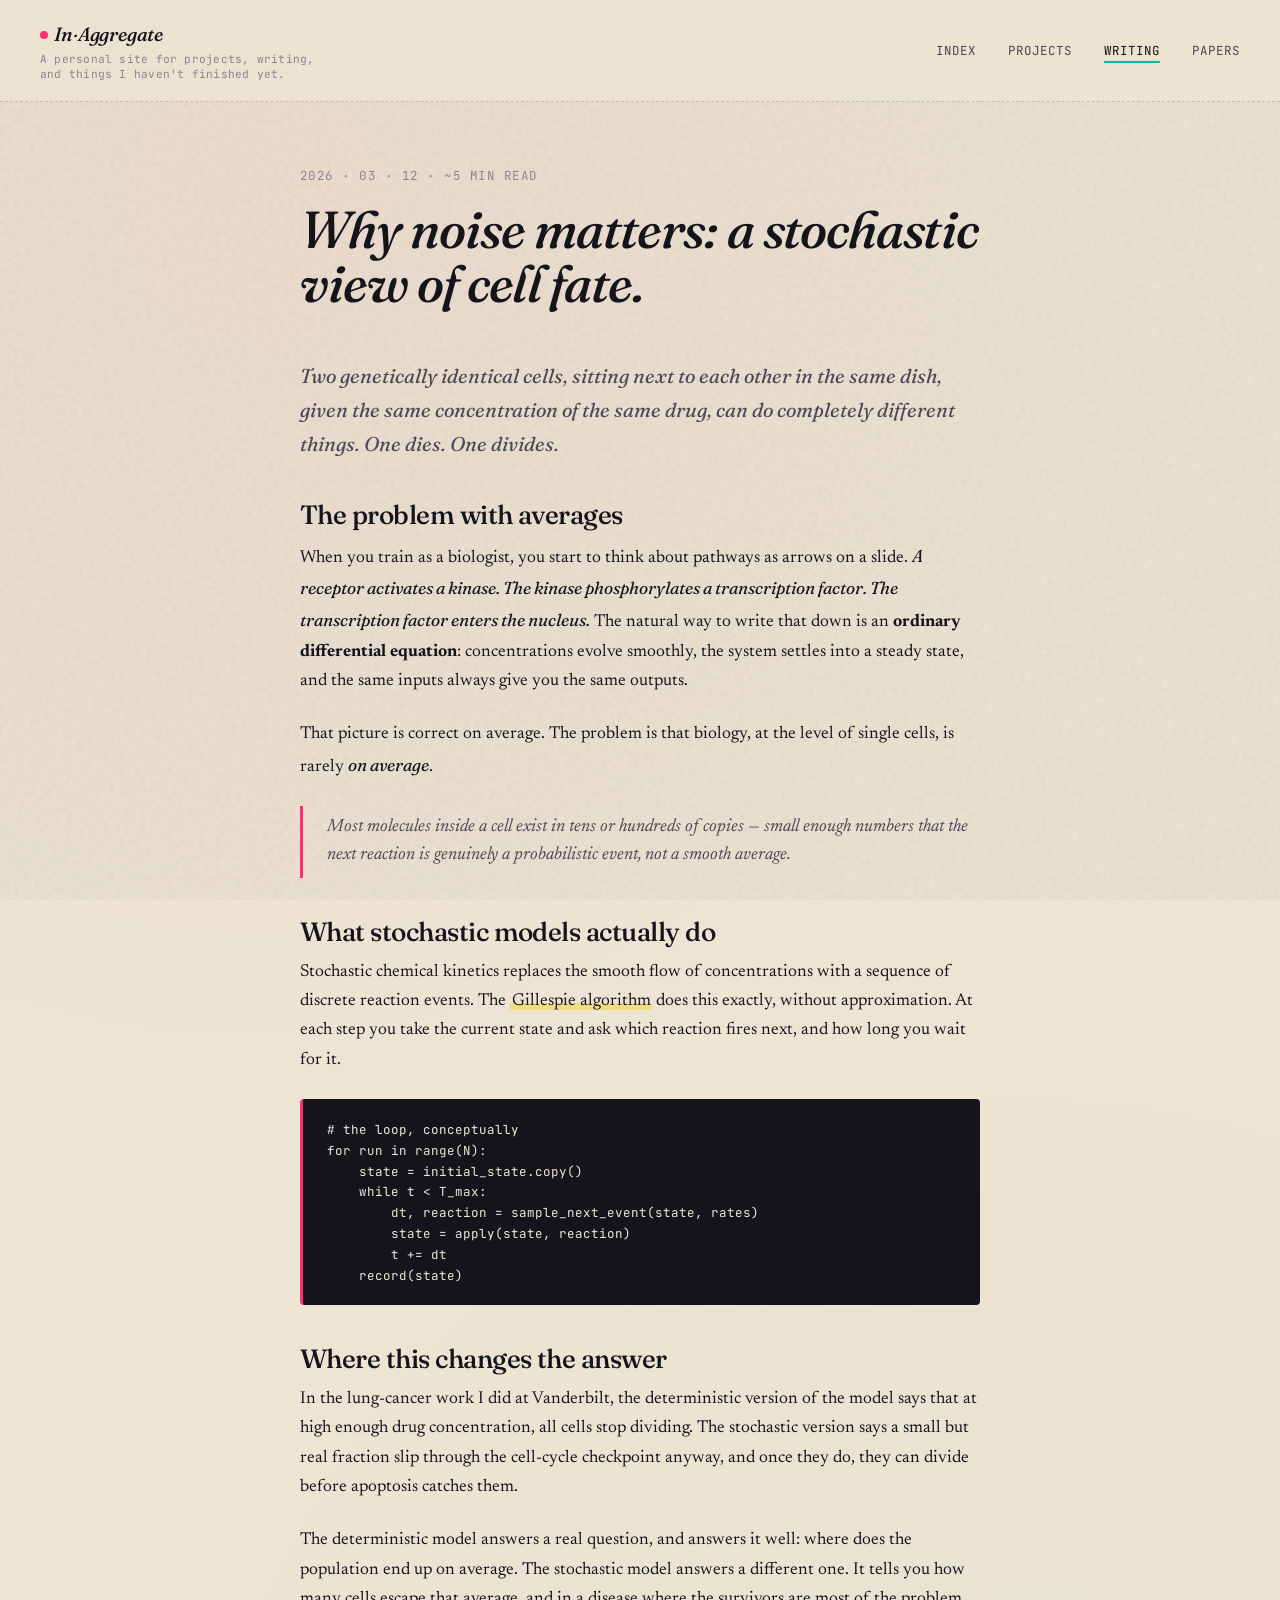
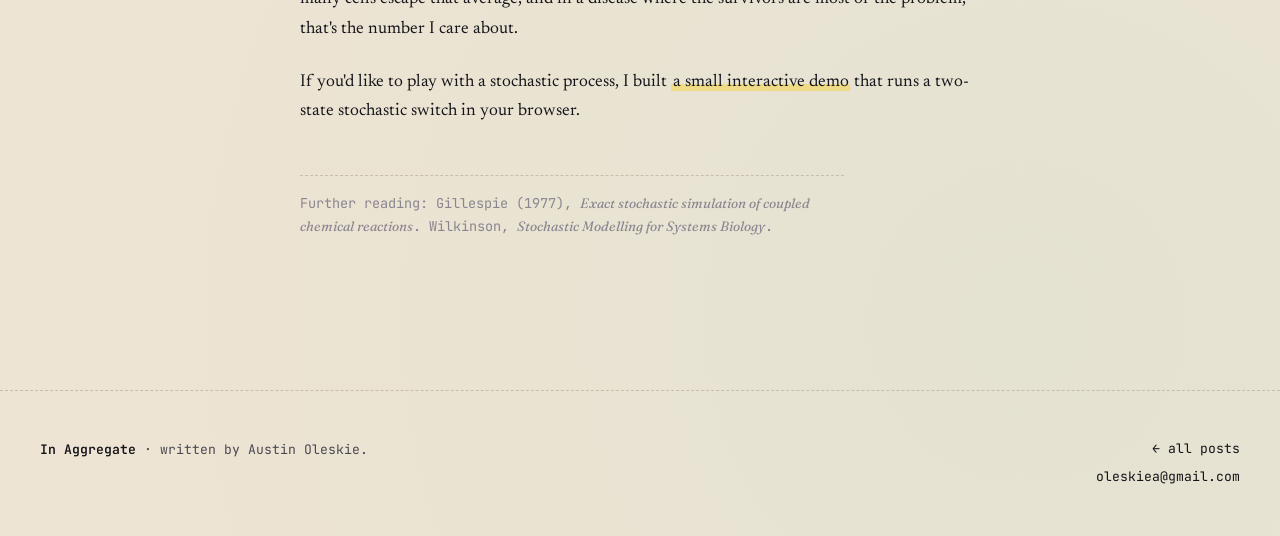
<file: blog/stochastic-cell-fate.html>
<!doctype html>
<html lang="en">

<head>
  <meta charset="utf-8" />
  <meta name="viewport" content="width=device-width, initial-scale=1" />
  <title>Why noise matters · In Aggregate</title>
  <link rel="preconnect" href="https://fonts.googleapis.com" />
  <link rel="preconnect" href="https://fonts.gstatic.com" crossorigin />
  <link
    href="https://fonts.googleapis.com/css2?family=Fraunces:ital,opsz,wght@0,9..144,400;0,9..144,500;0,9..144,700;1,9..144,400;1,9..144,500&family=JetBrains+Mono:wght@400;600&family=Newsreader:ital,wght@0,400;0,500;0,600;1,400&display=swap"
    rel="stylesheet" />
  <link rel="stylesheet" href="../assets/style.css" />
</head>

<body>
  <div class="shell">
    <nav class="top">
      <div class="mark"><a href="../index.html"><span class="dot"></span>In<em>·</em>Aggregate</a><span
          class="tagline">A personal site for projects, writing, and things I haven't finished yet.</span></div>
      <ul>
        <li><a href="../index.html">index</a></li>
        <li><a href="../projects.html">projects</a></li>
        <li><a href="index.html" class="active">writing</a></li>
        <li><a href="../publications.html">papers</a></li>
      </ul>
    </nav>

    <main>
      <article class="article">
        <header class="reveal">
          <div class="date">2026 · 03 · 12 · ~5 min read</div>
          <h1>Why noise matters: a stochastic view of cell fate.</h1>
        </header>

        <p class="lede reveal d1">
          Two genetically identical cells, sitting next to each other in the same
          dish, given the same concentration of the same drug, can do completely
          different things. One dies. One divides.
        </p>

        <h2>The problem with averages</h2>
        <p>
          When you train as a biologist, you start to think about pathways as
          arrows on a slide. <em>A receptor activates a kinase. The kinase phosphorylates
            a transcription factor. The transcription factor enters the nucleus.</em> The
          natural way to write that down is an <strong>ordinary differential
            equation</strong>: concentrations evolve smoothly, the system settles into a
          steady state, and the same inputs always give you the same outputs.
        </p>
        <p>
          That picture is correct on average. The problem is that biology, at
          the level of single cells, is rarely <em>on average</em>.
        </p>

        <blockquote>
          Most molecules inside a cell exist in tens or hundreds of copies — small enough numbers that the next reaction
          is genuinely a probabilistic event, not a smooth average.
        </blockquote>

        <h2>What stochastic models actually do</h2>
        <p>
          Stochastic chemical kinetics replaces the smooth flow of concentrations
          with a sequence of discrete reaction events. The
          <a class="inline" href="https://en.wikipedia.org/wiki/Gillespie_algorithm">Gillespie
            algorithm</a> does this exactly, without approximation. At each step you take the
          current state and ask which reaction fires next, and how long you wait for it.
        </p>

        <pre><code># the loop, conceptually
for run in range(N):
    state = initial_state.copy()
    while t &lt; T_max:
        dt, reaction = sample_next_event(state, rates)
        state = apply(state, reaction)
        t += dt
    record(state)</code></pre>

        <h2>Where this changes the answer</h2>
        <p>
          In the lung-cancer work I did at Vanderbilt, the deterministic version
          of the model says that at high enough drug concentration, all cells stop
          dividing. The stochastic version says a small but real fraction slip
          through the cell-cycle checkpoint anyway, and once they do, they can
          divide before apoptosis catches them.
        </p>

        <p>
          The deterministic model answers a real question, and answers it well:
          where does the population end up on average. The stochastic model
          answers a different one. It tells you how many cells escape that
          average, and in a disease where the survivors are most of the problem,
          that's the number I care about.
        </p>

        <p>
          If you'd like to play with a stochastic process, I built
          <a class="inline" href="../demos/two-state-switch.html">a small interactive demo</a>
          that runs a two-state stochastic switch in your browser.
        </p>

        <p class="footnote">
          Further reading: Gillespie (1977), <em>Exact stochastic simulation of
            coupled chemical reactions</em>. Wilkinson, <em>Stochastic Modelling for
            Systems Biology</em>.
        </p>
      </article>
    </main>

    <footer>
      <div class="colophon">
        <strong>In Aggregate</strong> · written by Austin Oleskie.
      </div>
      <div class="links">
        <a href="index.html">← all posts</a>
        <a href="mailto:oleskiea@gmail.com">oleskiea@gmail.com</a>
      </div>
    </footer>
  </div>

</body>

</html>
</file>
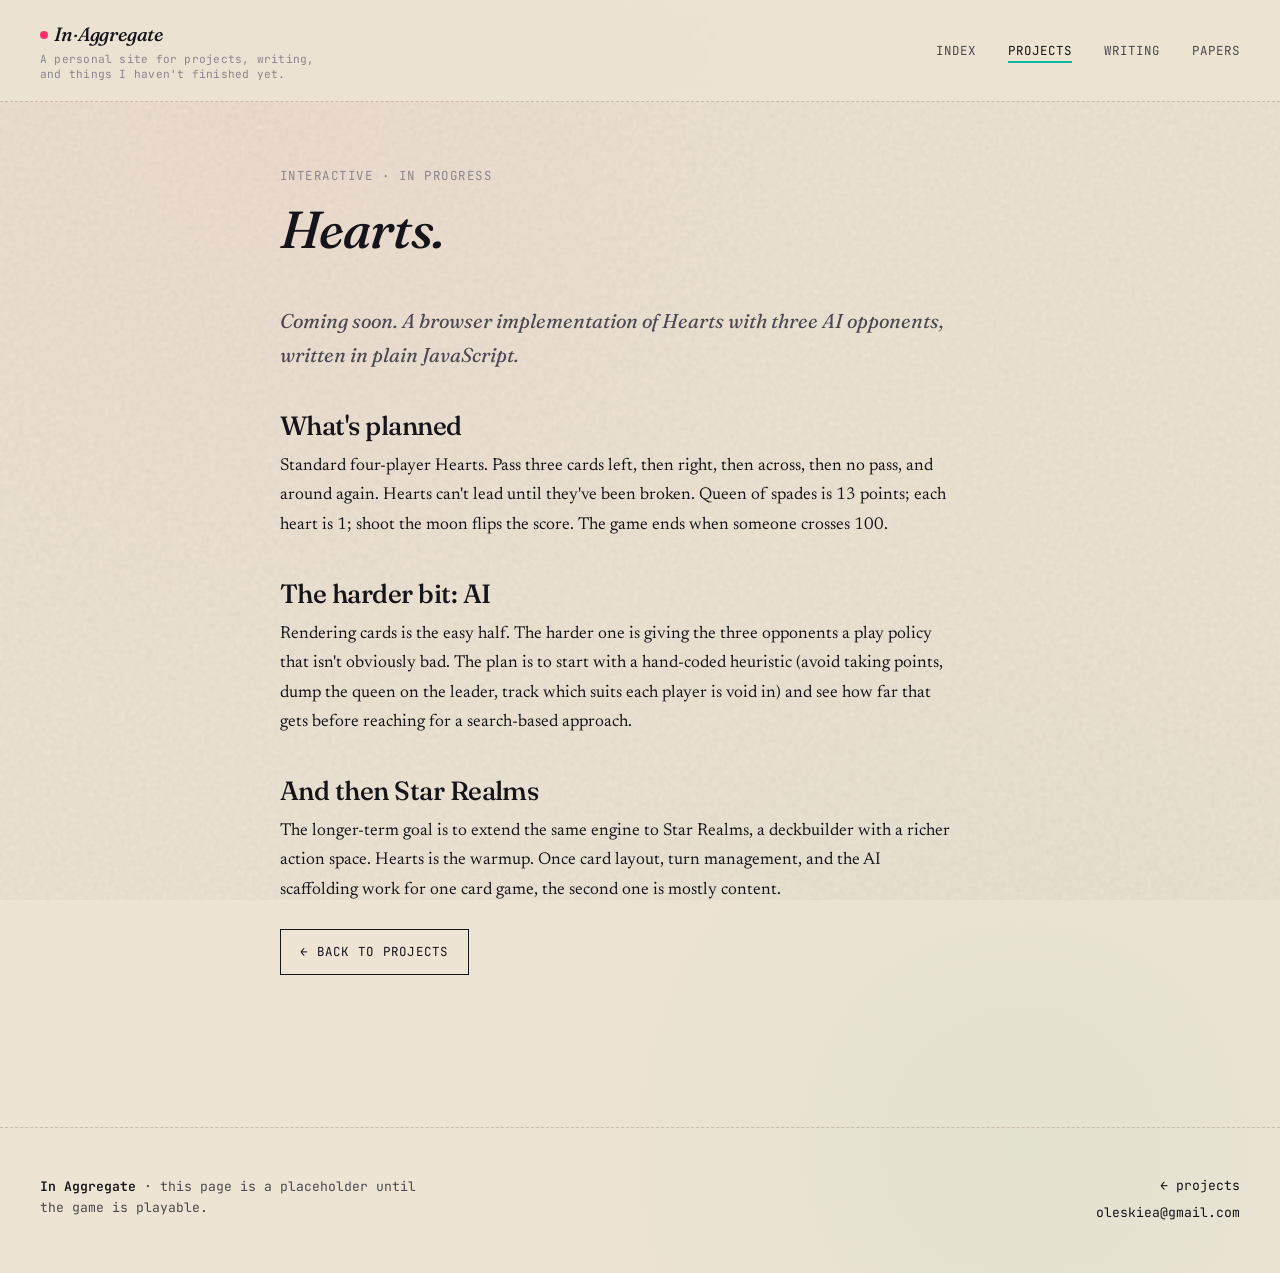
<file: demos/hearts.html>
<!doctype html>
<html lang="en">

<head>
  <meta charset="utf-8" />
  <meta name="viewport" content="width=device-width, initial-scale=1" />
  <title>Hearts · In Aggregate</title>
  <link rel="preconnect" href="https://fonts.googleapis.com" />
  <link rel="preconnect" href="https://fonts.gstatic.com" crossorigin />
  <link
    href="https://fonts.googleapis.com/css2?family=Fraunces:ital,opsz,wght@0,9..144,400;0,9..144,500;0,9..144,700;1,9..144,400;1,9..144,500&family=JetBrains+Mono:wght@400;600&family=Newsreader:ital,wght@0,400;0,500;0,600;1,400&display=swap"
    rel="stylesheet" />
  <link rel="stylesheet" href="../assets/style.css" />
</head>

<body>
  <div class="shell">
    <nav class="top">
      <div class="mark"><a href="../index.html"><span class="dot"></span>In<em>·</em>Aggregate</a><span class="tagline">A personal site for projects, writing, and things I haven't finished yet.</span></div>
      <ul>
        <li><a href="../index.html">index</a></li>
        <li><a href="../projects.html" class="active">projects</a></li>
        <li><a href="../blog/">writing</a></li>
        <li><a href="../publications.html">papers</a></li>
      </ul>
    </nav>

    <main>
      <article class="article" style="max-width: 720px;">
        <header class="reveal">
          <div class="date">interactive · in progress</div>
          <h1>Hearts.</h1>
        </header>

        <p class="lede reveal d1">
          Coming soon. A browser implementation of Hearts with three AI
          opponents, written in plain JavaScript.
        </p>

        <h2>What's planned</h2>
        <p>
          Standard four-player Hearts. Pass three cards left, then right,
          then across, then no pass, and around again. Hearts can't lead until
          they've been broken. Queen of spades is 13 points; each heart
          is 1; shoot the moon flips the score. The game ends when someone
          crosses 100.
        </p>

        <h2>The harder bit: AI</h2>
        <p>
          Rendering cards is the easy half. The harder one is giving the
          three opponents a play policy that isn't obviously bad. The plan
          is to start with a hand-coded heuristic (avoid taking points, dump
          the queen on the leader, track which suits each player is void in)
          and see how far that gets before reaching for a search-based
          approach.
        </p>

        <h2>And then Star Realms</h2>
        <p>
          The longer-term goal is to extend the same engine to Star Realms,
          a deckbuilder with a richer action space. Hearts is the warmup.
          Once card layout, turn management, and the AI scaffolding work for
          one card game, the second one is mostly content.
        </p>

        <p>
          <a class="btn" href="../projects.html">← back to projects</a>
        </p>
      </article>
    </main>

    <footer>
      <div class="colophon">
        <strong>In Aggregate</strong> · this page is a placeholder until the
        game is playable.
      </div>
      <div class="links">
        <a href="../projects.html">← projects</a>
        <a href="mailto:oleskiea@gmail.com">oleskiea@gmail.com</a>
      </div>
    </footer>
  </div>

</body>

</html>
</file>
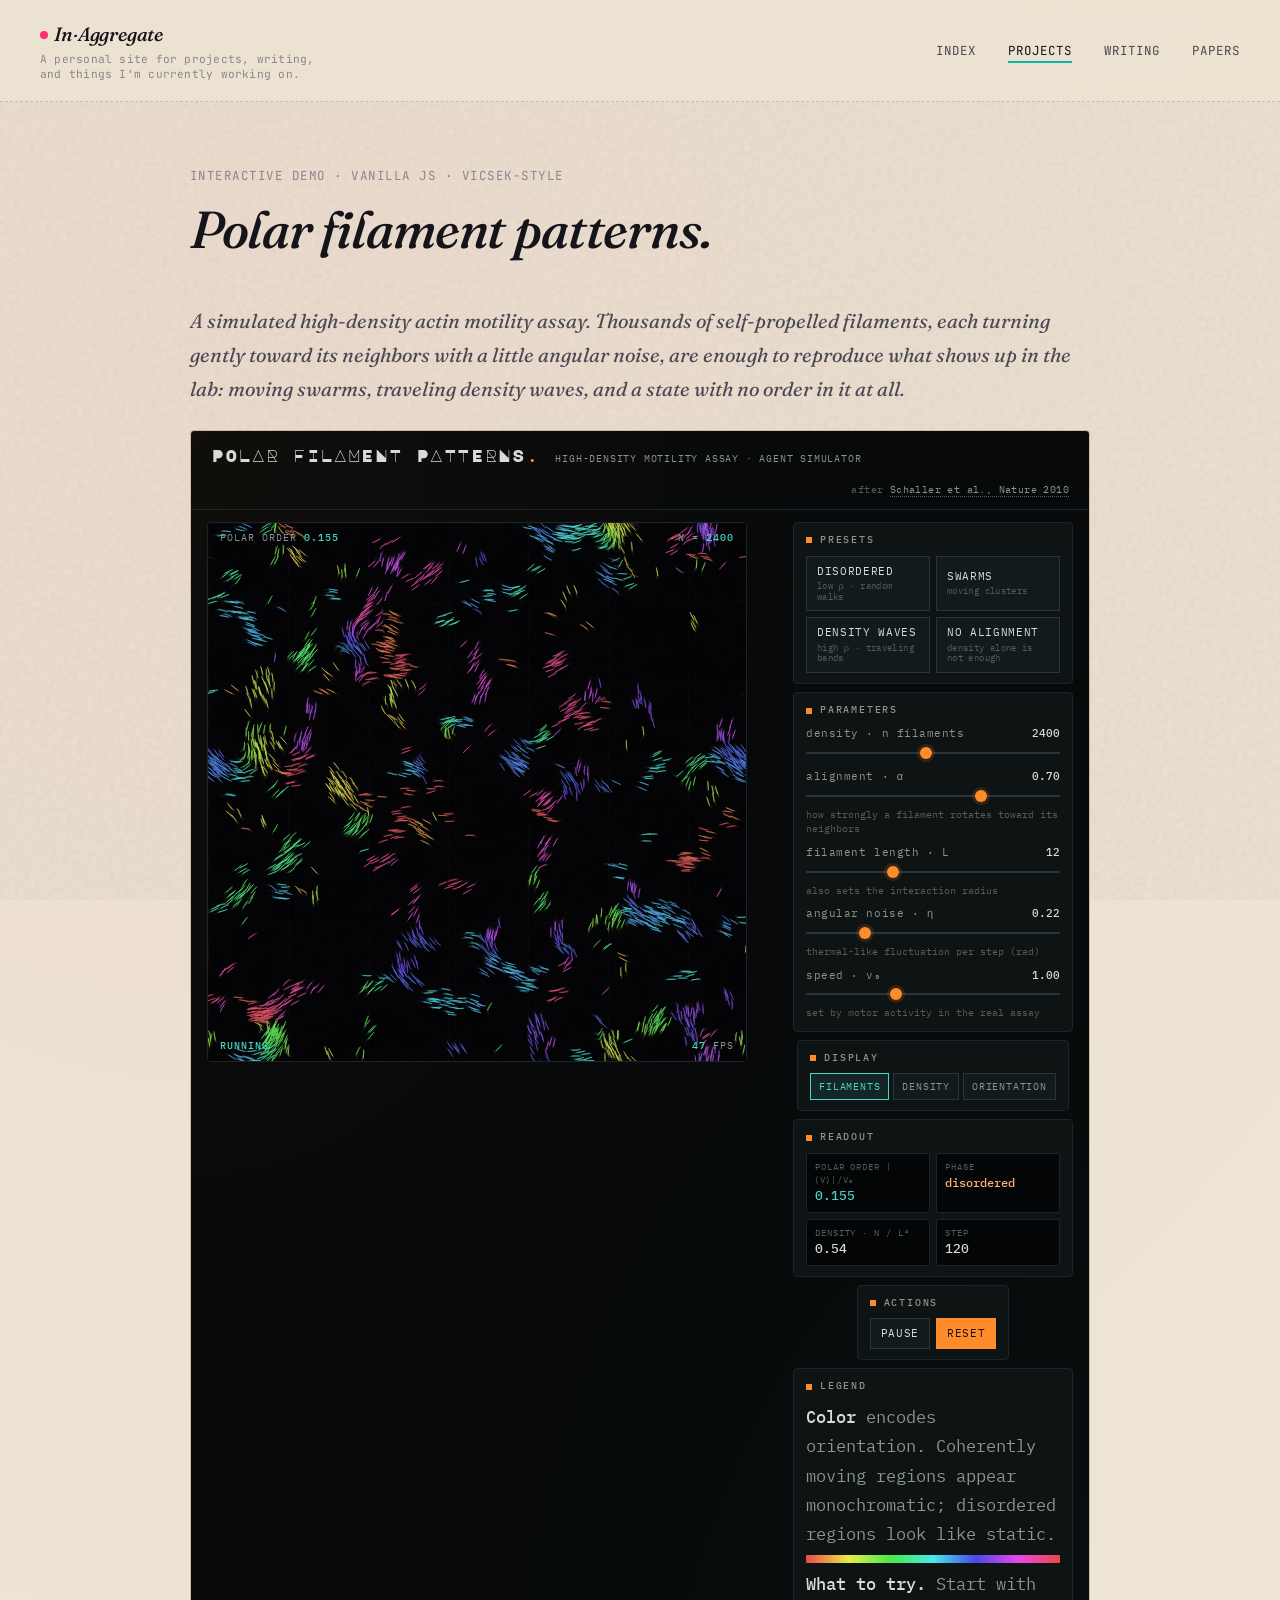
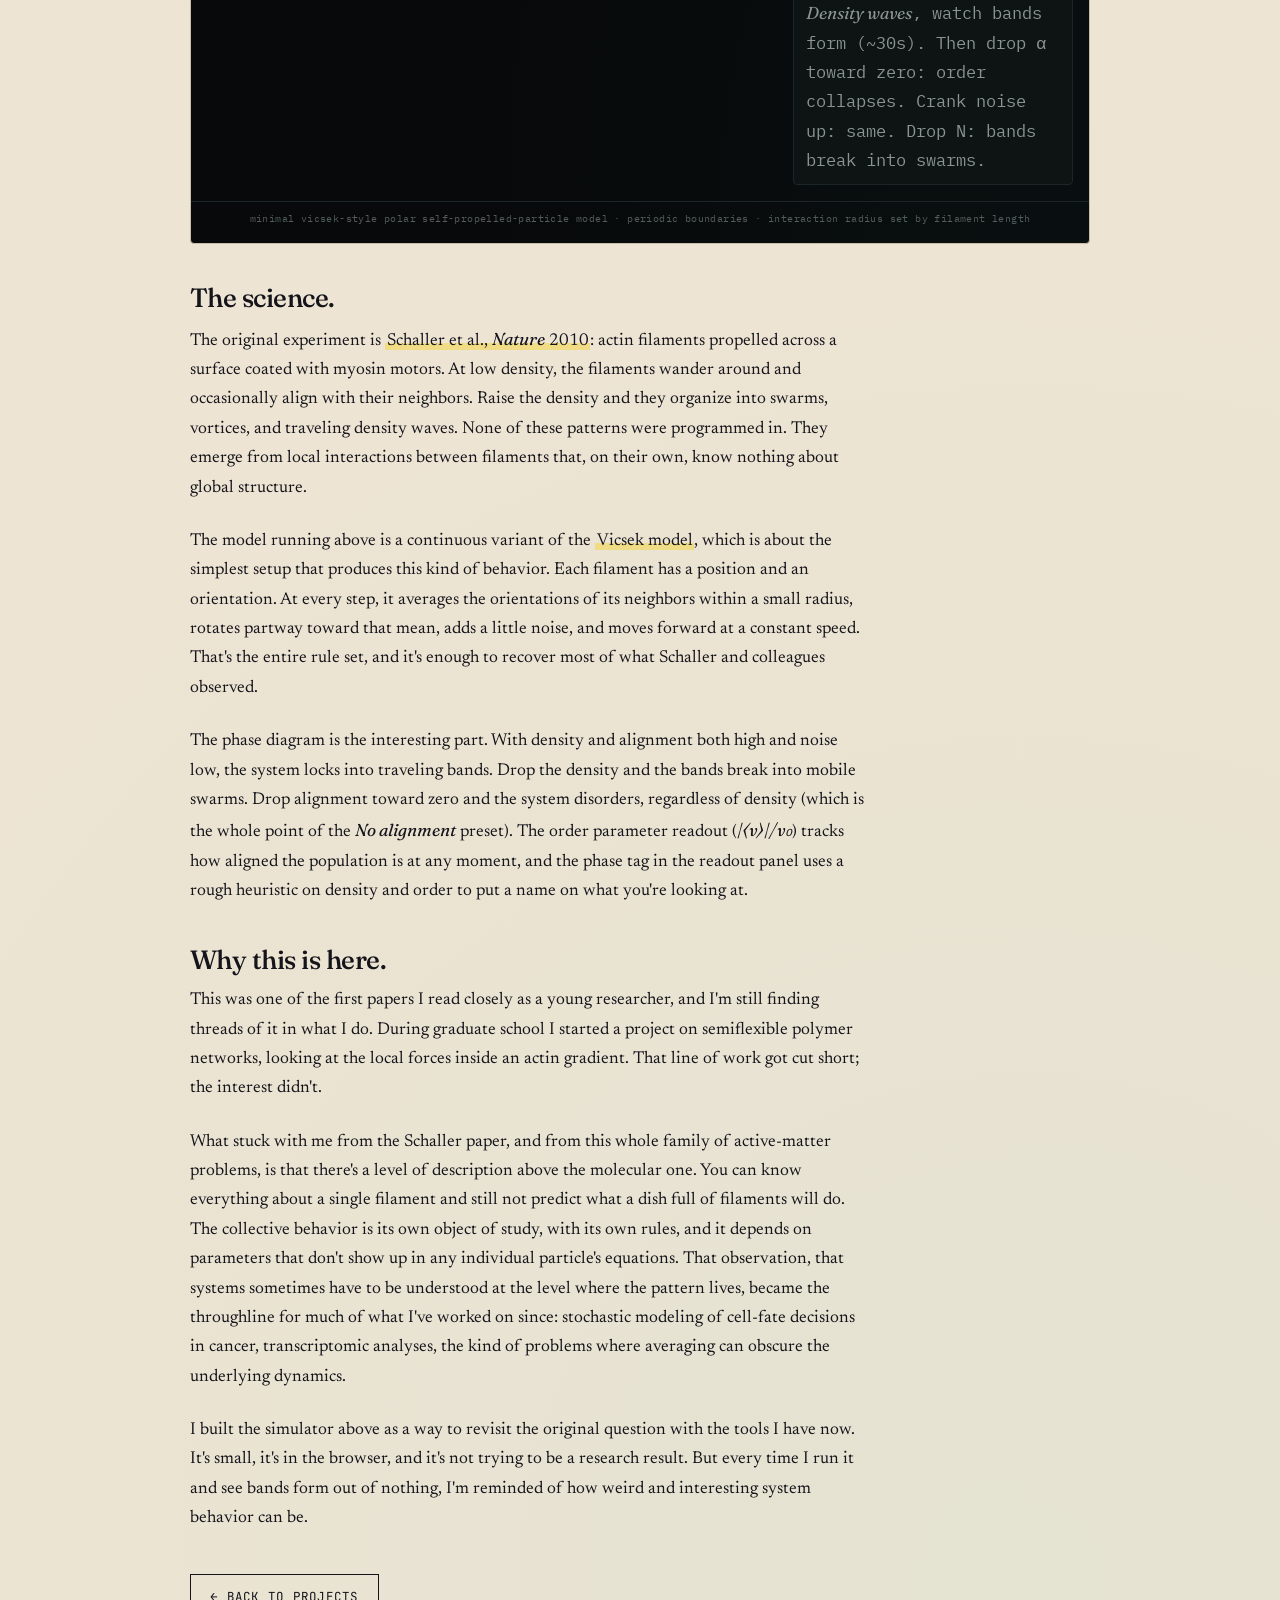
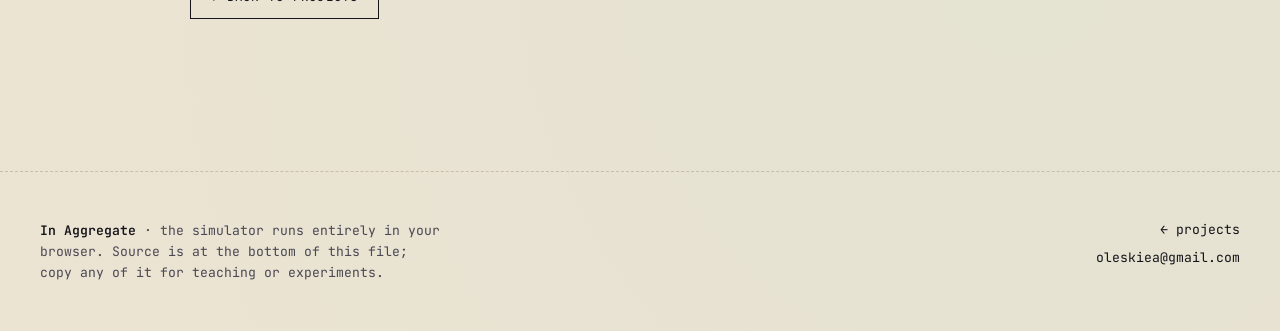
<file: demos/motility-assay.html>
<!doctype html>
<html lang="en">

<head>
  <meta charset="utf-8" />
  <meta name="viewport" content="width=device-width, initial-scale=1" />
  <title>Polar filament patterns · In Aggregate</title>
  <link rel="preconnect" href="https://fonts.googleapis.com" />
  <link rel="preconnect" href="https://fonts.gstatic.com" crossorigin />
  <link
    href="https://fonts.googleapis.com/css2?family=Fraunces:ital,opsz,wght@0,9..144,400;0,9..144,500;0,9..144,700;1,9..144,400;1,9..144,500&family=IBM+Plex+Mono:wght@300;400;500;600&family=JetBrains+Mono:wght@400;600&family=Major+Mono+Display&family=Newsreader:ital,wght@0,400;0,500;0,600;1,400&display=swap"
    rel="stylesheet" />
  <link rel="stylesheet" href="../assets/style.css" />

  <style>
    /* ============================================================
       Motility-assay demo styles — adapted from the original demo,
       scoped under #motility-frame so they don't collide with the
       cream-paper site palette.
       ============================================================ */
    #motility-frame {
      --m-bg: #07090a;
      --m-bg-deep: #040506;
      --m-panel: #0e1314;
      --m-panel-2: #131a1c;
      --m-border: #1c2528;
      --m-border-bright: #2a3539;
      --m-text: #d8dcd9;
      --m-text-dim: #8a9491;
      --m-muted: #535d5b;
      --m-accent: #ff8c2a;
      --m-accent-soft: #ffb073;
      --m-signal: #4ad6c5;

      background: var(--m-bg);
      background-image:
        radial-gradient(ellipse at top left, rgba(255, 140, 42, 0.04), transparent 50%),
        radial-gradient(ellipse at bottom right, rgba(74, 214, 197, 0.03), transparent 50%);
      color: var(--m-text);
      font-family: 'IBM Plex Mono', ui-monospace, monospace;
      font-size: 13px;
      line-height: 1.45;
      border: 1px solid var(--rule);
      border-radius: 4px;
      overflow: hidden;
      margin: 1.5rem 0;
    }

    #motility-frame * {
      box-sizing: border-box;
    }

    #motility-frame .m-header {
      border-bottom: 1px solid var(--m-border);
      padding: 16px 20px 12px;
      display: flex;
      align-items: baseline;
      gap: 16px;
      flex-wrap: wrap;
    }

    #motility-frame .m-header h3 {
      margin: 0;
      font-family: 'Major Mono Display', monospace;
      font-weight: 400;
      font-size: 17px;
      letter-spacing: 0.04em;
      color: var(--m-text);
    }

    #motility-frame .m-header h3 .m-dot {
      color: var(--m-accent);
    }

    #motility-frame .m-header .m-sub {
      color: var(--m-text-dim);
      font-size: 10px;
      letter-spacing: 0.08em;
      text-transform: uppercase;
    }

    #motility-frame .m-header .m-ref {
      margin-left: auto;
      color: var(--m-muted);
      font-size: 10px;
      letter-spacing: 0.04em;
    }

    #motility-frame .m-header .m-ref a {
      color: var(--m-text-dim);
      text-decoration: none;
      border-bottom: 1px dotted var(--m-muted);
    }

    #motility-frame .m-header .m-ref a:hover {
      color: var(--m-accent-soft);
      border-bottom-color: var(--m-accent-soft);
    }

    #motility-frame .m-layout {
      display: grid;
      grid-template-columns: minmax(0, 1fr) 280px;
      gap: 12px;
      padding: 12px 16px 16px;
      align-items: start;
    }

    @media (max-width: 720px) {
      #motility-frame .m-layout {
        grid-template-columns: 1fr;
      }
    }

    #motility-frame .m-stage {
      position: relative;
      background: var(--m-panel);
      border: 1px solid var(--m-border);
      border-radius: 4px;
      overflow: hidden;
      aspect-ratio: 1;
      width: 100%;
      max-width: 540px;
      min-height: 360px;
      justify-self: start;
    }

    #motility-frame canvas {
      display: block;
      width: 100%;
      height: 100%;
      background: var(--m-bg-deep);
      image-rendering: pixelated;
    }

    #motility-frame .m-corner {
      position: absolute;
      pointer-events: none;
      color: var(--m-text-dim);
      font-size: 10px;
      letter-spacing: 0.1em;
      text-transform: uppercase;
      padding: 8px 12px;
    }

    #motility-frame .m-corner.tl {
      top: 0;
      left: 0;
    }

    #motility-frame .m-corner.tr {
      top: 0;
      right: 0;
      text-align: right;
    }

    #motility-frame .m-corner.bl {
      bottom: 0;
      left: 0;
    }

    #motility-frame .m-corner.br {
      bottom: 0;
      right: 0;
      text-align: right;
    }

    #motility-frame .m-corner .m-v {
      color: var(--m-signal);
      font-weight: 500;
    }

    #motility-frame .m-corner .m-v.warn {
      color: var(--m-accent);
    }

    #motility-frame .m-stage::before {
      content: "";
      position: absolute;
      inset: 0;
      pointer-events: none;
      background:
        linear-gradient(to right, rgba(255, 255, 255, 0.015) 1px, transparent 1px) 0 0 / 80px 80px,
        linear-gradient(to bottom, rgba(255, 255, 255, 0.015) 1px, transparent 1px) 0 0 / 80px 80px;
      z-index: 1;
    }

    #motility-frame .m-controls {
      display: flex;
      flex-direction: column;
      gap: 8px;
      min-width: 0;
    }

    #motility-frame .m-panel {
      background: var(--m-panel);
      border: 1px solid var(--m-border);
      border-radius: 4px;
      padding: 10px 12px;
    }

    #motility-frame .m-panel h4 {
      margin: 0 0 8px;
      font-size: 10px;
      letter-spacing: 0.18em;
      text-transform: uppercase;
      color: var(--m-text-dim);
      font-weight: 500;
      display: flex;
      align-items: center;
    }

    #motility-frame .m-panel h4::before {
      content: "";
      display: inline-block;
      width: 6px;
      height: 6px;
      background: var(--m-accent);
      margin-right: 8px;
      vertical-align: middle;
    }

    #motility-frame .m-row {
      display: flex;
      flex-direction: column;
      gap: 3px;
      margin-bottom: 8px;
    }

    #motility-frame .m-row:last-child {
      margin-bottom: 0;
    }

    #motility-frame .m-row .m-label {
      display: flex;
      justify-content: space-between;
      font-size: 11px;
      color: var(--m-text-dim);
    }

    #motility-frame .m-row .m-label .m-name {
      letter-spacing: 0.05em;
    }

    #motility-frame .m-row .m-label .m-val {
      color: var(--m-text);
      font-weight: 500;
      font-variant-numeric: tabular-nums;
    }

    #motility-frame .m-row .m-hint {
      font-size: 10px;
      color: var(--m-muted);
      margin-top: 1px;
    }

    /* Sliders */
    #motility-frame input[type="range"] {
      -webkit-appearance: none;
      appearance: none;
      width: 100%;
      height: 16px;
      background: transparent;
      cursor: pointer;
      margin: 0;
    }

    #motility-frame input[type="range"]::-webkit-slider-runnable-track {
      height: 2px;
      background: var(--m-border-bright);
      border-radius: 1px;
    }

    #motility-frame input[type="range"]::-moz-range-track {
      height: 2px;
      background: var(--m-border-bright);
      border-radius: 1px;
    }

    #motility-frame input[type="range"]::-webkit-slider-thumb {
      -webkit-appearance: none;
      appearance: none;
      height: 12px;
      width: 12px;
      border-radius: 50%;
      background: var(--m-accent);
      margin-top: -5px;
      box-shadow: 0 0 0 3px rgba(255, 140, 42, 0.15);
      transition: box-shadow 0.15s;
    }

    #motility-frame input[type="range"]:hover::-webkit-slider-thumb {
      box-shadow: 0 0 0 5px rgba(255, 140, 42, 0.25);
    }

    #motility-frame input[type="range"]::-moz-range-thumb {
      height: 12px;
      width: 12px;
      border: none;
      border-radius: 50%;
      background: var(--m-accent);
      box-shadow: 0 0 0 3px rgba(255, 140, 42, 0.15);
    }

    #motility-frame .m-preset-grid {
      display: grid;
      grid-template-columns: repeat(2, 1fr);
      gap: 6px;
    }

    #motility-frame .m-btn {
      background: var(--m-panel-2);
      border: 1px solid var(--m-border-bright);
      color: var(--m-text);
      padding: 8px 10px;
      font-family: inherit;
      font-size: 11px;
      letter-spacing: 0.06em;
      text-transform: uppercase;
      cursor: pointer;
      transition: all 0.12s;
      text-align: left;
      line-height: 1.2;
    }

    #motility-frame .m-btn:hover {
      border-color: var(--m-accent);
      color: var(--m-accent-soft);
      background: rgba(255, 140, 42, 0.05);
    }

    #motility-frame .m-btn:active {
      transform: translateY(1px);
    }

    #motility-frame .m-btn .m-desc {
      display: block;
      color: var(--m-muted);
      font-size: 9px;
      letter-spacing: 0.04em;
      text-transform: none;
      margin-top: 3px;
    }

    #motility-frame .m-btn:hover .m-desc {
      color: var(--m-text-dim);
    }

    #motility-frame .m-btn.primary {
      background: var(--m-accent);
      border-color: var(--m-accent);
      color: #1a0f05;
    }

    #motility-frame .m-btn.primary:hover {
      background: var(--m-accent-soft);
      color: #1a0f05;
    }

    #motility-frame .m-btn.flat {
      text-transform: uppercase;
      text-align: center;
    }

    #motility-frame .m-actions {
      display: grid;
      grid-template-columns: 1fr 1fr;
      gap: 6px;
    }

    #motility-frame .m-toggles {
      display: flex;
      gap: 4px;
      flex-wrap: wrap;
    }

    #motility-frame .m-toggle-btn {
      flex: 1;
      background: var(--m-panel-2);
      border: 1px solid var(--m-border-bright);
      color: var(--m-text-dim);
      padding: 6px 8px;
      font-family: inherit;
      font-size: 10px;
      letter-spacing: 0.08em;
      text-transform: uppercase;
      cursor: pointer;
      transition: all 0.12s;
      text-align: center;
    }

    #motility-frame .m-toggle-btn.active {
      background: rgba(74, 214, 197, 0.1);
      border-color: var(--m-signal);
      color: var(--m-signal);
    }

    #motility-frame .m-toggle-btn:hover:not(.active) {
      color: var(--m-text);
      border-color: var(--m-text-dim);
    }

    #motility-frame .m-readout {
      display: grid;
      grid-template-columns: repeat(2, 1fr);
      gap: 6px;
      font-size: 11px;
    }

    #motility-frame .m-readout .m-stat {
      background: var(--m-bg-deep);
      border: 1px solid var(--m-border);
      padding: 6px 8px;
      border-radius: 2px;
    }

    #motility-frame .m-readout .m-stat .m-k {
      color: var(--m-muted);
      font-size: 9px;
      letter-spacing: 0.1em;
      text-transform: uppercase;
    }

    #motility-frame .m-readout .m-stat .m-v {
      color: var(--m-text);
      font-size: 13px;
      font-variant-numeric: tabular-nums;
      margin-top: 1px;
      font-weight: 500;
    }

    #motility-frame .m-readout .m-stat.signal .m-v {
      color: var(--m-signal);
    }

    #motility-frame .m-readout .m-stat.accent .m-v {
      color: var(--m-accent-soft);
    }

    #motility-frame .m-legend {
      font-size: 10px;
      color: var(--m-text-dim);
      line-height: 1.6;
    }

    #motility-frame .m-legend p {
      margin: 0 0 6px;
    }

    #motility-frame .m-legend p:last-child {
      margin-bottom: 0;
    }

    #motility-frame .m-legend strong {
      color: var(--m-text);
      font-weight: 500;
    }

    #motility-frame .m-legend .m-swatch {
      display: block;
      width: 100%;
      height: 8px;
      border-radius: 1px;
      margin: 4px 0 6px;
      background: linear-gradient(to right,
          hsl(0, 80%, 60%), hsl(60, 80%, 60%), hsl(120, 80%, 60%),
          hsl(180, 80%, 60%), hsl(240, 80%, 60%), hsl(300, 80%, 60%), hsl(360, 80%, 60%));
    }

    #motility-frame .m-footnote {
      color: var(--m-muted);
      font-size: 10px;
      text-align: center;
      padding: 10px 16px 16px;
      letter-spacing: 0.04em;
      border-top: 1px solid var(--m-border);
    }
  </style>
</head>

<body>
  <div class="shell">
    <nav class="top">
      <div class="mark"><a href="../index.html"><span class="dot"></span>In<em>·</em>Aggregate</a><span
          class="tagline">A personal site for projects, writing, and things I'm currently working on.</span></div>
      <ul>
        <li><a href="../index.html">index</a></li>
        <li><a href="../projects.html" class="active">projects</a></li>
        <li><a href="../blog/">writing</a></li>
        <li><a href="../publications.html">papers</a></li>
      </ul>
    </nav>

    <main>
      <article class="article" style="max-width: 900px;">
        <header class="reveal">
          <div class="date">interactive demo · vanilla js · vicsek-style</div>
          <h1>Polar filament patterns.</h1>
        </header>

        <p class="lede reveal d1">
          A simulated high-density actin motility assay. Thousands of
          self-propelled filaments, each turning gently toward its neighbors
          with a little angular noise, are enough to reproduce what shows up
          in the lab: moving swarms, traveling density waves, and a state with
          no order in it at all.
        </p>

        <!-- ============================================================
             The simulator
             ============================================================ -->
        <div id="motility-frame">
          <div class="m-header">
            <h3>POLAR FILAMENT PATTERNS<span class="m-dot">.</span></h3>
            <span class="m-sub">High-density motility assay · agent simulator</span>
            <span class="m-ref">after <a href="https://www.nature.com/articles/nature09312" target="_blank"
                rel="noopener">Schaller et al., Nature 2010</a></span>
          </div>

          <div class="m-layout">
            <div class="m-stage">
              <canvas id="canvas"></canvas>
              <div class="m-corner tl">
                <div>polar order <span class="m-v" id="cornerOrder">0.00</span></div>
              </div>
              <div class="m-corner tr">
                <div>n = <span class="m-v" id="cornerN">0</span></div>
              </div>
              <div class="m-corner bl">
                <div><span id="cornerStatus" class="m-v">running</span></div>
              </div>
              <div class="m-corner br">
                <div><span id="cornerFps" class="m-v">60</span> fps</div>
              </div>
            </div>

            <aside class="m-controls">

              <section class="m-panel">
                <h4>presets</h4>
                <div class="m-preset-grid">
                  <button class="m-btn" data-preset="quiescent">Disordered<span class="m-desc">low ρ · random
                      walks</span></button>
                  <button class="m-btn" data-preset="swarms">Swarms<span class="m-desc">moving clusters</span></button>
                  <button class="m-btn" data-preset="bands">Density waves<span class="m-desc">high ρ · traveling
                      bands</span></button>
                  <button class="m-btn" data-preset="nematic">No alignment<span class="m-desc">density alone is not
                      enough</span></button>
                </div>
              </section>

              <section class="m-panel">
                <h4>parameters</h4>

                <div class="m-row">
                  <div class="m-label">
                    <span class="m-name">density · n filaments</span>
                    <span class="m-val" id="vN">2400</span>
                  </div>
                  <input type="range" id="sN" min="100" max="5000" step="50" value="2400">
                </div>

                <div class="m-row">
                  <div class="m-label">
                    <span class="m-name">alignment · α</span>
                    <span class="m-val" id="vAlpha">0.70</span>
                  </div>
                  <input type="range" id="sAlpha" min="0" max="1" step="0.01" value="0.70">
                  <div class="m-hint">how strongly a filament rotates toward its neighbors</div>
                </div>

                <div class="m-row">
                  <div class="m-label">
                    <span class="m-name">filament length · L</span>
                    <span class="m-val" id="vL">12</span>
                  </div>
                  <input type="range" id="sL" min="4" max="28" step="1" value="12">
                  <div class="m-hint">also sets the interaction radius</div>
                </div>

                <div class="m-row">
                  <div class="m-label">
                    <span class="m-name">angular noise · η</span>
                    <span class="m-val" id="vNoise">0.22</span>
                  </div>
                  <input type="range" id="sNoise" min="0" max="1" step="0.01" value="0.22">
                  <div class="m-hint">thermal-like fluctuation per step (rad)</div>
                </div>

                <div class="m-row">
                  <div class="m-label">
                    <span class="m-name">speed · v₀</span>
                    <span class="m-val" id="vV0">1.0</span>
                  </div>
                  <input type="range" id="sV0" min="0.2" max="2.5" step="0.05" value="1.0">
                  <div class="m-hint">set by motor activity in the real assay</div>
                </div>
              </section>

              <section class="m-panel">
                <h4>display</h4>
                <div class="m-toggles">
                  <button class="m-toggle-btn active" data-mode="filaments">Filaments</button>
                  <button class="m-toggle-btn" data-mode="density">Density</button>
                  <button class="m-toggle-btn" data-mode="orientation">Orientation</button>
                </div>
              </section>

              <section class="m-panel">
                <h4>readout</h4>
                <div class="m-readout">
                  <div class="m-stat signal">
                    <div class="m-k">polar order |⟨v⟩|/v₀</div>
                    <div class="m-v" id="rOrder">0.00</div>
                  </div>
                  <div class="m-stat accent">
                    <div class="m-k">phase</div>
                    <div class="m-v" id="rPhase" style="font-size:12px">—</div>
                  </div>
                  <div class="m-stat">
                    <div class="m-k">density · n / L²</div>
                    <div class="m-v" id="rDensity">0.00</div>
                  </div>
                  <div class="m-stat">
                    <div class="m-k">step</div>
                    <div class="m-v" id="rStep">0</div>
                  </div>
                </div>
              </section>

              <section class="m-panel">
                <h4>actions</h4>
                <div class="m-actions">
                  <button class="m-btn flat" id="btnPause">Pause</button>
                  <button class="m-btn flat primary" id="btnReset">Reset</button>
                </div>
              </section>

              <section class="m-panel">
                <h4>legend</h4>
                <div class="m-legend">
                  <p><strong>Color</strong> encodes orientation. Coherently moving regions appear monochromatic;
                    disordered regions look like static.</p>
                  <span class="m-swatch"></span>
                  <p><strong>What to try.</strong> Start with <em>Density waves</em>, watch bands form (~30s). Then drop
                    α toward zero: order collapses. Crank noise up: same. Drop N: bands break into swarms.</p>
                </div>
              </section>

            </aside>
          </div>

          <div class="m-footnote">
            minimal vicsek-style polar self-propelled-particle model · periodic boundaries · interaction radius set by
            filament length
          </div>
        </div>

        <!-- ============================================================
             Writeup
             ============================================================ -->
        <h2>The science.</h2>
        <p>
          The original experiment is <a class="inline" href="https://www.nature.com/articles/nature09312"
            target="_blank" rel="noopener">Schaller et al., <em>Nature</em> 2010</a>: actin filaments
          propelled across a surface coated with myosin motors. At low
          density, the filaments wander around and occasionally align with their neighbors.
          Raise the density and they organize into swarms, vortices, and traveling
          density waves. None of these patterns were programmed in. They
          emerge from local interactions between filaments that, on their
          own, know nothing about global structure.
        </p>
        <p>
          The model running above is a continuous variant of the
          <a class="inline" href="https://en.wikipedia.org/wiki/Vicsek_model">Vicsek model</a>, which is
          about the simplest setup that produces this kind of
          behavior. Each filament has a position and an orientation. At every
          step, it averages the orientations of its neighbors within a small
          radius, rotates partway toward that mean, adds a little noise, and
          moves forward at a constant speed. That's the entire rule set, and
          it's enough to recover most of what Schaller and colleagues observed.
        </p>
        <p>
          The phase diagram is the interesting part. With density and
          alignment both high and noise low, the system locks into traveling
          bands. Drop the density and the bands break into mobile swarms.
          Drop alignment toward zero and the system disorders, regardless of
          density (which is the whole point of the <em>No alignment</em>
          preset). The order parameter readout (<em>|⟨v⟩|/v₀</em>) tracks how
          aligned the population is at any moment, and the phase tag in the
          readout panel uses a rough heuristic on density and order to put a
          name on what you're looking at.
        </p>

        <h2>Why this is here.</h2>
        <p>
          This was one of the first papers I read closely as a young
          researcher, and I'm still finding threads of it in what I do.
          During graduate school I started a project on semiflexible polymer
          networks, looking at the local forces inside an actin gradient.
          That line of work got cut short; the interest didn't.
        </p>
        <p>
          What stuck with me from the Schaller paper, and from this whole
          family of active-matter problems, is that there's a level of
          description above the molecular one. You can know
          everything about a single filament and still not predict what a
          dish full of filaments will do. The collective behavior is its own
          object of study, with its own rules, and it depends on
          parameters that don't show up in any individual particle's
          equations. That observation, that systems sometimes have to be
          understood at the level where the pattern lives, became the
          throughline for much of what I've worked on since: stochastic
          modeling of cell-fate decisions in cancer, transcriptomic
          analyses, the kind of problems where averaging can obscure the underlying dynamics.
        </p>
        <p>
          I built the simulator above as a way to revisit the original
          question with the tools I have now. It's small, it's in the
          browser, and it's not trying to be a research result. But every
          time I run it and see bands form out of nothing, I'm reminded of
          how weird and interesting system behavior can be.
        </p>

        <p style="margin-top: 2.5rem;">
          <a class="btn" href="../projects.html">← back to projects</a>
        </p>
      </article>
    </main>

    <footer>
      <div class="colophon">
        <strong>In Aggregate</strong> · the simulator runs entirely in your
        browser. Source is at the bottom of this file; copy any of it for
        teaching or experiments.
      </div>
      <div class="links">
        <a href="../projects.html">← projects</a>
        <a href="mailto:oleskiea@gmail.com">oleskiea@gmail.com</a>
      </div>
    </footer>
  </div>


  <!-- ============================================================
       Simulation + renderer + UI controller
       Vicsek-style polar self-propelled particle model.
       Each filament has (x, y, theta). At each step it averages
       the orientations of neighbors within radius R (= L), rotates
       toward that mean by alpha, and adds angular noise eta.
       ============================================================ -->
  <script>
    'use strict';

    class Sim {
      constructor() {
        this.W = 800;
        this.H = 800;
        this.params = {
          N: 2400,
          alpha: 0.70,
          L: 12,
          noise: 0.22,
          v0: 1.0,
        };
        this.particles = []; // [x, y, theta]
        this.step_ = 0;
        this.reset();
      }

      reset() {
        this.particles = [];
        for (let i = 0; i < this.params.N; i++) {
          this.particles.push([
            Math.random() * this.W,
            Math.random() * this.H,
            Math.random() * 2 * Math.PI,
          ]);
        }
        this.step_ = 0;
      }

      setN(N) {
        N = Math.max(0, Math.floor(N));
        const cur = this.particles.length;
        if (N > cur) {
          for (let i = cur; i < N; i++) {
            this.particles.push([
              Math.random() * this.W,
              Math.random() * this.H,
              Math.random() * 2 * Math.PI,
            ]);
          }
        } else if (N < cur) {
          this.particles.length = N;
        }
        this.params.N = N;
      }

      step() {
        const P = this.particles;
        const W = this.W, H = this.H;
        const halfW = W / 2, halfH = H / 2;
        const R = this.params.L;
        const R2 = R * R;
        const cell = Math.max(R, 4);
        const cols = Math.max(1, Math.floor(W / cell));
        const rows = Math.max(1, Math.floor(H / cell));

        const grid = new Array(cols * rows);
        for (let i = 0; i < grid.length; i++) grid[i] = [];
        for (let i = 0; i < P.length; i++) {
          const cx = ((Math.floor(P[i][0] / cell) % cols) + cols) % cols;
          const cy = ((Math.floor(P[i][1] / cell) % rows) + rows) % rows;
          grid[cy * cols + cx].push(i);
        }

        const alpha = this.params.alpha;
        const noise = this.params.noise;
        const v0 = this.params.v0;
        const newTheta = new Float64Array(P.length);

        for (let i = 0; i < P.length; i++) {
          const px = P[i][0], py = P[i][1], pt = P[i][2];
          const cx = Math.floor(px / cell);
          const cy = Math.floor(py / cell);

          let sumSin = Math.sin(pt);
          let sumCos = Math.cos(pt);

          for (let dx = -1; dx <= 1; dx++) {
            for (let dy = -1; dy <= 1; dy++) {
              const ncx = ((cx + dx) % cols + cols) % cols;
              const ncy = ((cy + dy) % rows + rows) % rows;
              const bin = grid[ncy * cols + ncx];
              for (let k = 0; k < bin.length; k++) {
                const j = bin[k];
                if (j === i) continue;
                let ddx = P[j][0] - px;
                let ddy = P[j][1] - py;
                if (ddx > halfW) ddx -= W; else if (ddx < -halfW) ddx += W;
                if (ddy > halfH) ddy -= H; else if (ddy < -halfH) ddy += H;
                if (ddx * ddx + ddy * ddy < R2) {
                  sumSin += Math.sin(P[j][2]);
                  sumCos += Math.cos(P[j][2]);
                }
              }
            }
          }

          const meanTheta = Math.atan2(sumSin, sumCos);
          const diff = Math.atan2(Math.sin(meanTheta - pt), Math.cos(meanTheta - pt));
          newTheta[i] = pt + alpha * diff + noise * (Math.random() - 0.5) * 2;
        }

        for (let i = 0; i < P.length; i++) {
          const t = newTheta[i];
          P[i][2] = t;
          P[i][0] += v0 * Math.cos(t);
          P[i][1] += v0 * Math.sin(t);
          if (P[i][0] < 0) P[i][0] += W; else if (P[i][0] >= W) P[i][0] -= W;
          if (P[i][1] < 0) P[i][1] += H; else if (P[i][1] >= H) P[i][1] -= H;
        }

        this.step_++;
      }

      polarOrder() {
        const P = this.particles;
        if (P.length === 0) return 0;
        let sx = 0, sy = 0;
        for (let i = 0; i < P.length; i++) {
          sx += Math.cos(P[i][2]);
          sy += Math.sin(P[i][2]);
        }
        return Math.sqrt(sx * sx + sy * sy) / P.length;
      }
    }

    class Renderer {
      constructor(sim, canvas) {
        this.sim = sim;
        this.canvas = canvas;
        this.ctx = canvas.getContext('2d');
        this.mode = 'filaments';
        this.densityCanvas = document.createElement('canvas');
        this.densityCtx = this.densityCanvas.getContext('2d');
      }

      resize() {
        const dpr = Math.min(window.devicePixelRatio || 1, 2);
        const rect = this.canvas.getBoundingClientRect();
        this.canvas.width = Math.floor(rect.width * dpr);
        this.canvas.height = Math.floor(rect.height * dpr);
        this.ctx.setTransform(1, 0, 0, 1, 0, 0);
        this.ctx.scale(this.canvas.width / this.sim.W, this.canvas.height / this.sim.H);
        this._scaleX = this.canvas.width / this.sim.W;
      }

      draw() {
        if (this.mode === 'filaments') this.drawFilaments();
        else if (this.mode === 'density') this.drawDensity();
        else if (this.mode === 'orientation') this.drawOrientation();
      }

      drawFilaments() {
        const ctx = this.ctx;
        const sim = this.sim;
        ctx.fillStyle = 'rgba(4, 5, 6, 0.55)';
        ctx.fillRect(0, 0, sim.W, sim.H);

        const L = sim.params.L;
        const halfL = L * 0.5;
        ctx.lineWidth = 1.0;
        ctx.lineCap = 'round';

        const buckets = 18;
        const groups = new Array(buckets);
        for (let i = 0; i < buckets; i++) groups[i] = [];
        const P = sim.particles;
        for (let i = 0; i < P.length; i++) {
          const t = P[i][2];
          let b = Math.floor(((t / (2 * Math.PI)) + 0.5) * buckets) % buckets;
          if (b < 0) b += buckets;
          groups[b].push(i);
        }
        for (let b = 0; b < buckets; b++) {
          const hue = (b + 0.5) * (360 / buckets);
          ctx.strokeStyle = `hsl(${hue}, 78%, 62%)`;
          ctx.beginPath();
          const g = groups[b];
          for (let k = 0; k < g.length; k++) {
            const p = P[g[k]];
            const cx = Math.cos(p[2]) * halfL;
            const cy = Math.sin(p[2]) * halfL;
            ctx.moveTo(p[0] - cx, p[1] - cy);
            ctx.lineTo(p[0] + cx, p[1] + cy);
          }
          ctx.stroke();
        }
      }

      drawDensity() {
        const ctx = this.ctx;
        const sim = this.sim;
        ctx.fillStyle = '#040506';
        ctx.fillRect(0, 0, sim.W, sim.H);

        const cell = 8;
        const cols = Math.ceil(sim.W / cell);
        const rows = Math.ceil(sim.H / cell);
        const counts = new Uint16Array(cols * rows);
        const P = sim.particles;
        for (let i = 0; i < P.length; i++) {
          const cx = Math.floor(P[i][0] / cell);
          const cy = Math.floor(P[i][1] / cell);
          if (cx >= 0 && cx < cols && cy >= 0 && cy < rows) {
            counts[cy * cols + cx]++;
          }
        }
        let maxC = 1;
        for (let i = 0; i < counts.length; i++) if (counts[i] > maxC) maxC = counts[i];

        for (let y = 0; y < rows; y++) {
          for (let x = 0; x < cols; x++) {
            const v = counts[y * cols + x] / maxC;
            if (v <= 0) continue;
            const t = Math.pow(v, 0.7);
            const r = Math.floor(255 * Math.min(1, 0.05 + 1.4 * t));
            const g = Math.floor(255 * Math.min(1, 0.03 + 1.0 * t));
            const b = Math.floor(255 * Math.min(1, 0.18 + 0.6 * (1 - t)));
            ctx.fillStyle = `rgb(${r},${g},${b})`;
            ctx.fillRect(x * cell, y * cell, cell, cell);
          }
        }
      }

      drawOrientation() {
        const ctx = this.ctx;
        const sim = this.sim;
        ctx.fillStyle = '#040506';
        ctx.fillRect(0, 0, sim.W, sim.H);

        const cell = 16;
        const cols = Math.ceil(sim.W / cell);
        const rows = Math.ceil(sim.H / cell);
        const sumS = new Float32Array(cols * rows);
        const sumC = new Float32Array(cols * rows);
        const cnt = new Uint16Array(cols * rows);

        const P = sim.particles;
        for (let i = 0; i < P.length; i++) {
          const cx = Math.floor(P[i][0] / cell);
          const cy = Math.floor(P[i][1] / cell);
          const idx = cy * cols + cx;
          if (cx >= 0 && cx < cols && cy >= 0 && cy < rows) {
            sumS[idx] += Math.sin(P[i][2]);
            sumC[idx] += Math.cos(P[i][2]);
            cnt[idx]++;
          }
        }

        for (let y = 0; y < rows; y++) {
          for (let x = 0; x < cols; x++) {
            const idx = y * cols + x;
            const c = cnt[idx];
            if (c === 0) continue;
            const mag = Math.sqrt(sumS[idx] * sumS[idx] + sumC[idx] * sumC[idx]) / c;
            const theta = Math.atan2(sumS[idx], sumC[idx]);
            const hue = ((theta / (2 * Math.PI)) + 0.5) * 360;
            const sat = 70 * mag;
            const lit = 8 + 12 * mag;
            ctx.fillStyle = `hsl(${hue}, ${sat}%, ${lit}%)`;
            ctx.fillRect(x * cell, y * cell, cell, cell);
          }
        }

        ctx.strokeStyle = 'rgba(255,255,255,0.85)';
        ctx.lineWidth = 0.8;
        ctx.lineCap = 'round';
        ctx.beginPath();
        for (let y = 0; y < rows; y++) {
          for (let x = 0; x < cols; x++) {
            const idx = y * cols + x;
            const c = cnt[idx];
            if (c < 2) continue;
            const mag = Math.sqrt(sumS[idx] * sumS[idx] + sumC[idx] * sumC[idx]) / c;
            if (mag < 0.15) continue;
            const theta = Math.atan2(sumS[idx], sumC[idx]);
            const cx0 = x * cell + cell * 0.5;
            const cy0 = y * cell + cell * 0.5;
            const len = (cell * 0.45) * mag;
            ctx.moveTo(cx0 - Math.cos(theta) * len, cy0 - Math.sin(theta) * len);
            ctx.lineTo(cx0 + Math.cos(theta) * len, cy0 + Math.sin(theta) * len);
          }
        }
        ctx.stroke();
      }
    }

    // ─── controller ────────────────────────────────────────────────
    const sim = new Sim();
    const canvas = document.getElementById('canvas');
    const renderer = new Renderer(sim, canvas);

    const $ = (id) => document.getElementById(id);
    const fmt = (x, d = 2) => Number(x).toFixed(d);

    function syncReadouts() {
      const p = sim.params;
      $('vN').textContent = String(p.N);
      $('vAlpha').textContent = fmt(p.alpha, 2);
      $('vL').textContent = String(p.L);
      $('vNoise').textContent = fmt(p.noise, 2);
      $('vV0').textContent = fmt(p.v0, 2);

      $('cornerN').textContent = String(p.N);

      const phi = sim.polarOrder();
      $('rOrder').textContent = fmt(phi, 3);
      $('cornerOrder').textContent = fmt(phi, 3);

      const dens = (p.N * p.L * p.L) / (sim.W * sim.H);
      $('rDensity').innerHTML = fmt(dens, 2);

      $('rStep').textContent = String(sim.step_);

      let phase = '—';
      if (dens < 0.25 || phi < 0.2) phase = 'disordered';
      else if (phi >= 0.55 && dens >= 0.55) phase = 'density waves';
      else if (phi >= 0.3) phase = 'swarms';
      else phase = 'mixed';
      $('rPhase').textContent = phase;
      const cornerOrder = $('cornerOrder');
      cornerOrder.classList.toggle('warn', phi > 0.55);
    }

    function bind(id, key, parseFn = parseFloat, postFn = null) {
      const el = $(id);
      el.addEventListener('input', () => {
        sim.params[key] = parseFn(el.value);
        if (postFn) postFn();
        syncReadouts();
      });
    }
    bind('sAlpha', 'alpha');
    bind('sL', 'L', (v) => parseInt(v, 10));
    bind('sNoise', 'noise');
    bind('sV0', 'v0');
    $('sN').addEventListener('input', () => {
      sim.setN(parseInt($('sN').value, 10));
      syncReadouts();
    });

    document.querySelectorAll('#motility-frame .m-toggle-btn').forEach((btn) => {
      btn.addEventListener('click', () => {
        document.querySelectorAll('#motility-frame .m-toggle-btn').forEach(b => b.classList.remove('active'));
        btn.classList.add('active');
        renderer.mode = btn.dataset.mode;
        renderer.ctx.fillStyle = '#040506';
        renderer.ctx.fillRect(0, 0, sim.W, sim.H);
      });
    });

    let paused = false;
    $('btnPause').addEventListener('click', () => {
      paused = !paused;
      $('btnPause').textContent = paused ? 'Resume' : 'Pause';
      $('cornerStatus').textContent = paused ? 'paused' : 'running';
    });
    $('btnReset').addEventListener('click', () => {
      sim.reset();
      renderer.ctx.fillStyle = '#040506';
      renderer.ctx.fillRect(0, 0, sim.W, sim.H);
      syncReadouts();
    });

    const PRESETS = {
      quiescent: { N: 600, alpha: 0.55, L: 12, noise: 0.45, v0: 1.0 },
      swarms: { N: 1800, alpha: 0.70, L: 12, noise: 0.30, v0: 1.0 },
      bands: { N: 3500, alpha: 0.85, L: 12, noise: 0.18, v0: 1.0 },
      nematic: { N: 4000, alpha: 0.00, L: 12, noise: 0.20, v0: 1.0 },
    };
    function applyPreset(name) {
      const p = PRESETS[name]; if (!p) return;
      sim.setN(p.N);
      sim.params.alpha = p.alpha;
      sim.params.L = p.L;
      sim.params.noise = p.noise;
      sim.params.v0 = p.v0;
      $('sN').value = p.N;
      $('sAlpha').value = p.alpha;
      $('sL').value = p.L;
      $('sNoise').value = p.noise;
      $('sV0').value = p.v0;
      sim.reset();
      renderer.ctx.fillStyle = '#040506';
      renderer.ctx.fillRect(0, 0, sim.W, sim.H);
      syncReadouts();
    }
    document.querySelectorAll('#motility-frame [data-preset]').forEach((btn) => {
      btn.addEventListener('click', () => applyPreset(btn.dataset.preset));
    });

    let lastT = performance.now();
    let frames = 0;
    let fpsAcc = 0;

    function fitCanvas() {
      renderer.resize();
    }
    const ro = new ResizeObserver(fitCanvas);
    ro.observe(document.querySelector('#motility-frame .m-stage'));
    fitCanvas();

    renderer.ctx.fillStyle = '#040506';
    renderer.ctx.fillRect(0, 0, sim.W, sim.H);

    function tick() {
      const now = performance.now();
      const dt = now - lastT;
      lastT = now;
      fpsAcc = fpsAcc * 0.9 + (1000 / Math.max(1, dt)) * 0.1;
      frames++;
      if (frames % 15 === 0) {
        $('cornerFps').textContent = String(Math.round(fpsAcc));
      }

      if (!paused) {
        sim.step();
        sim.step();
      }
      renderer.draw();
      if (frames % 6 === 0) syncReadouts();
      requestAnimationFrame(tick);
    }

    syncReadouts();
    requestAnimationFrame(tick);
  </script>
</body>

</html>
</file>
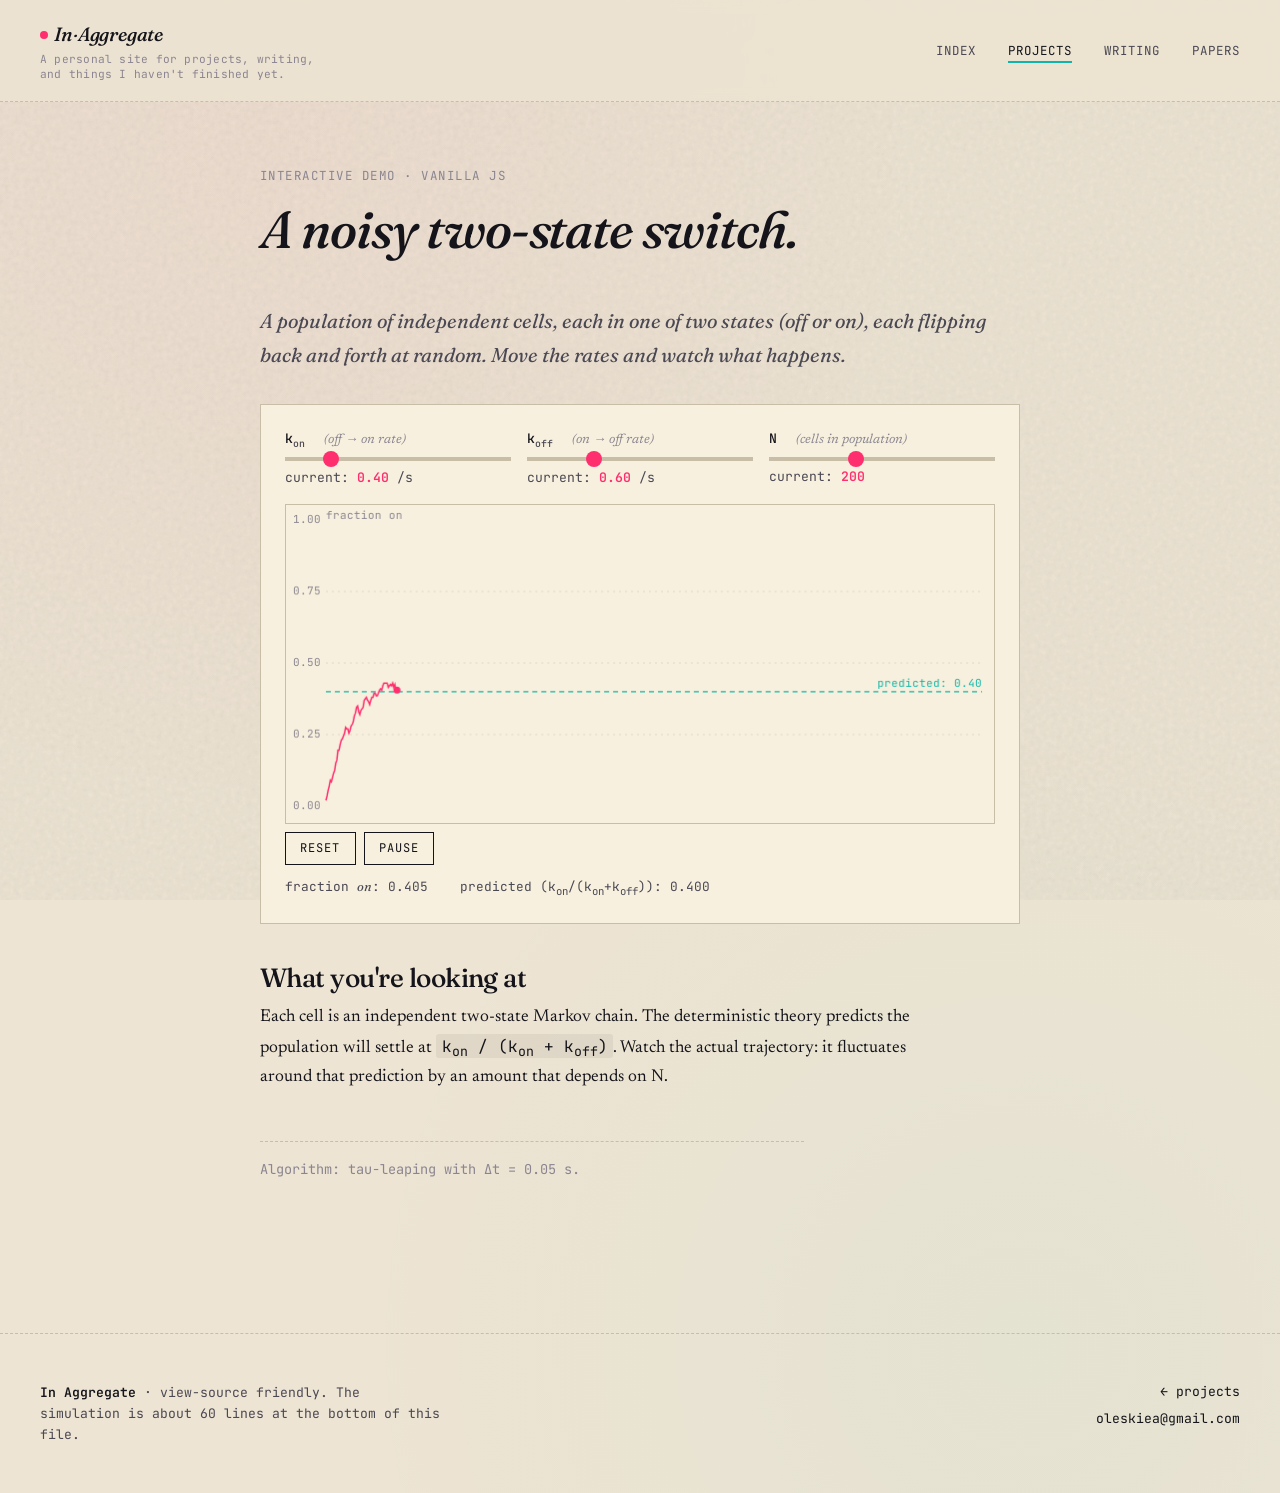
<file: demos/two-state-switch.html>
<!doctype html>
<html lang="en">

<head>
  <meta charset="utf-8" />
  <meta name="viewport" content="width=device-width, initial-scale=1" />
  <title>Two-state switch · In Aggregate</title>
  <link rel="preconnect" href="https://fonts.googleapis.com" />
  <link rel="preconnect" href="https://fonts.gstatic.com" crossorigin />
  <link
    href="https://fonts.googleapis.com/css2?family=Fraunces:ital,opsz,wght@0,9..144,400;0,9..144,500;0,9..144,700;1,9..144,400;1,9..144,500&family=JetBrains+Mono:wght@400;600&family=Newsreader:ital,wght@0,400;0,500;0,600;1,400&display=swap"
    rel="stylesheet" />
  <link rel="stylesheet" href="../assets/style.css" />
</head>

<body>
  <div class="shell">
    <nav class="top">
      <div class="mark"><a href="../index.html"><span class="dot"></span>In<em>·</em>Aggregate</a><span
          class="tagline">A personal site for projects, writing, and things I haven't finished yet.</span></div>
      <ul>
        <li><a href="../index.html">index</a></li>
        <li><a href="../projects.html" class="active">projects</a></li>
        <li><a href="../blog/">writing</a></li>
        <li><a href="../publications.html">papers</a></li>
      </ul>
    </nav>

    <main>
      <article class="article" style="max-width: 760px;">
        <header class="reveal">
          <div class="date">interactive demo · vanilla js</div>
          <h1>A noisy two-state switch.</h1>
        </header>

        <p class="lede reveal d1">
          A population of independent cells, each in one of two states (<em>off</em>
          or <em>on</em>), each flipping back and forth at random. Move the rates and
          watch what happens.
        </p>

        <div class="demo-frame reveal d2">
          <div class="demo-controls">
            <label>
              <span class="lbl">k<sub>on</sub> &nbsp;<em>(off → on rate)</em></span>
              <input id="kon" type="range" min="0.05" max="2" step="0.05" value="0.4" />
              <span>current: <span class="val" id="kon-val">0.40</span> /s</span>
            </label>
            <label>
              <span class="lbl">k<sub>off</sub> &nbsp;<em>(on → off rate)</em></span>
              <input id="koff" type="range" min="0.05" max="2" step="0.05" value="0.6" />
              <span>current: <span class="val" id="koff-val">0.60</span> /s</span>
            </label>
            <label>
              <span class="lbl">N &nbsp;<em>(cells in population)</em></span>
              <input id="ncell" type="range" min="20" max="500" step="10" value="200" />
              <span>current: <span class="val" id="ncell-val">200</span></span>
            </label>
          </div>

          <canvas id="plot" class="demo-canvas"></canvas>

          <div class="demo-buttons">
            <button id="reset">reset</button>
            <button id="pause">pause</button>
          </div>
          <div style="margin-top: 0.75rem; font-family: var(--mono); font-size: 0.8rem; color: var(--ink-soft);">
            fraction <em>on</em>: <span class="val" id="frac">—</span>
            <span style="margin-left: 1.5rem;">predicted (k<sub>on</sub>/(k<sub>on</sub>+k<sub>off</sub>)): <span
                class="val" id="pred">—</span></span>
          </div>
        </div>

        <h2>What you're looking at</h2>
        <p>
          Each cell is an independent two-state Markov chain. The deterministic
          theory predicts the population will settle at
          <code>k<sub>on</sub> / (k<sub>on</sub> + k<sub>off</sub>)</code>. Watch
          the actual trajectory: it fluctuates around that prediction by an
          amount that depends on N.
        </p>

        <p class="footnote">
          Algorithm: tau-leaping with Δt = 0.05 s.
        </p>
      </article>
    </main>

    <footer>
      <div class="colophon">
        <strong>In Aggregate</strong> · view-source friendly. The simulation
        is about 60 lines at the bottom of this file.
      </div>
      <div class="links">
        <a href="../projects.html">← projects</a>
        <a href="mailto:oleskiea@gmail.com">oleskiea@gmail.com</a>
      </div>
    </footer>
  </div>

  <script>
    (function () {
      const cv = document.getElementById("plot");
      const ctx = cv.getContext("2d");
      const dpr = Math.min(window.devicePixelRatio || 1, 2);
      const kInp = document.getElementById("kon");
      const koInp = document.getElementById("koff");
      const nInp = document.getElementById("ncell");
      const kVal = document.getElementById("kon-val");
      const koVal = document.getElementById("koff-val");
      const nVal = document.getElementById("ncell-val");
      const fracEl = document.getElementById("frac");
      const predEl = document.getElementById("pred");

      let kon = parseFloat(kInp.value);
      let koff = parseFloat(koInp.value);
      let N = parseInt(nInp.value, 10);
      let states, history;
      let paused = false;
      const dt = 0.05;
      const maxHistory = 600;

      function initStates() { states = new Uint8Array(N); history = []; }
      function resizeCanvas() {
        const r = cv.getBoundingClientRect();
        cv.width = r.width * dpr; cv.height = r.height * dpr;
        ctx.setTransform(dpr, 0, 0, dpr, 0, 0);
      }
      function step() {
        const pOn = kon * dt, pOff = koff * dt;
        let count = 0;
        for (let i = 0; i < N; i++) {
          if (states[i] === 0) { if (Math.random() < pOn) states[i] = 1; }
          else { if (Math.random() < pOff) states[i] = 0; }
          count += states[i];
        }
        const frac = count / N;
        history.push(frac);
        if (history.length > maxHistory) history.shift();
        return frac;
      }
      function draw(currentFrac) {
        const W = cv.clientWidth, H = cv.clientHeight;
        ctx.clearRect(0, 0, W, H);
        ctx.strokeStyle = "#c8bea8"; ctx.lineWidth = 0.5; ctx.setLineDash([2, 4]);
        for (let f = 0.25; f < 1; f += 0.25) {
          const y = H - f * (H - 30) - 15;
          ctx.beginPath(); ctx.moveTo(40, y); ctx.lineTo(W - 10, y); ctx.stroke();
        }
        ctx.setLineDash([]);
        ctx.fillStyle = "#8a8590"; ctx.font = "11px 'JetBrains Mono', monospace"; ctx.textAlign = "right";
        for (let f = 0; f <= 1; f += 0.25) {
          const y = H - f * (H - 30) - 15;
          ctx.fillText(f.toFixed(2), 35, y + 3);
        }
        ctx.textAlign = "left"; ctx.fillText("fraction on", 40, 14);
        const pred = kon / (kon + koff);
        const yPred = H - pred * (H - 30) - 15;
        ctx.strokeStyle = "#0fb5a8"; ctx.lineWidth = 1.2; ctx.setLineDash([5, 4]);
        ctx.beginPath(); ctx.moveTo(40, yPred); ctx.lineTo(W - 10, yPred); ctx.stroke();
        ctx.setLineDash([]);
        ctx.fillStyle = "#0fb5a8"; ctx.textAlign = "right";
        ctx.fillText("predicted: " + pred.toFixed(2), W - 10, yPred - 5);
        ctx.strokeStyle = "#ff2e6e"; ctx.lineWidth = 1.5; ctx.beginPath();
        const xStart = 40, xEnd = W - 10, xRange = xEnd - xStart;
        for (let i = 0; i < history.length; i++) {
          const x = xStart + (i / maxHistory) * xRange;
          const y = H - history[i] * (H - 30) - 15;
          if (i === 0) ctx.moveTo(x, y); else ctx.lineTo(x, y);
        }
        ctx.stroke();
        if (history.length > 0) {
          const lastX = xStart + ((history.length - 1) / maxHistory) * xRange;
          const lastY = H - history[history.length - 1] * (H - 30) - 15;
          ctx.fillStyle = "#ff2e6e"; ctx.beginPath(); ctx.arc(lastX, lastY, 3.5, 0, Math.PI * 2); ctx.fill();
        }
        fracEl.textContent = currentFrac.toFixed(3);
        predEl.textContent = pred.toFixed(3);
      }
      function loop() {
        if (!paused) { const f = step(); draw(f); }
        requestAnimationFrame(loop);
      }
      kInp.addEventListener("input", () => { kon = parseFloat(kInp.value); kVal.textContent = kon.toFixed(2); });
      koInp.addEventListener("input", () => { koff = parseFloat(koInp.value); koVal.textContent = koff.toFixed(2); });
      nInp.addEventListener("input", () => { N = parseInt(nInp.value, 10); nVal.textContent = N; initStates(); });
      document.getElementById("reset").addEventListener("click", initStates);
      document.getElementById("pause").addEventListener("click", (e) => {
        paused = !paused; e.target.textContent = paused ? "resume" : "pause";
      });
      window.addEventListener("resize", resizeCanvas);
      resizeCanvas(); initStates(); loop();
    })();
  </script>
</body>

</html>
</file>
<file: assets/style.css>
/* ─────────────────────────────────────────────────────────────
   In Aggregate · personal site
   "lab notebook" aesthetic — cream paper, ink type,
   fluorescent accents (magenta + teal)
   ───────────────────────────────────────────────────────────── */

:root {
  /* palette */
  --bg: #ede4d3;
  --bg-deep: #e3d9c4;
  --paper: #f7f0de;
  --ink: #14141a;
  --ink-soft: #4a4853;
  --ink-muted: #8a8590;
  --rule: #c8bea8;

  --magenta: #ff2e6e;
  --teal: #0fb5a8;
  --highlight: #f5d547;
  --indigo: #2c3a82;

  /* status palette */
  --status-done: #0fb5a8;
  --status-ongoing: #2c3a82;
  --status-paused: #8a8590;
  --status-wip: #ff2e6e;

  /* type */
  --display: "Fraunces", "Times New Roman", serif;
  --body: "Newsreader", Georgia, serif;
  --mono: "JetBrains Mono", "Courier New", monospace;

  /* layout */
  --measure: 68ch;
  --pad: clamp(1.25rem, 4vw, 2.5rem);
}

* { box-sizing: border-box; margin: 0; padding: 0; }

html { scroll-behavior: smooth; }

body {
  font-family: var(--body);
  font-size: 18px;
  line-height: 1.55;
  color: var(--ink);
  background: var(--bg);
  background-image:
    radial-gradient(circle at 20% 10%, rgba(255, 46, 110, 0.04), transparent 40%),
    radial-gradient(circle at 80% 90%, rgba(15, 181, 168, 0.04), transparent 40%);
  min-height: 100vh;
  overflow-x: hidden;
}

/* paper grain */
body::before {
  content: "";
  position: fixed;
  inset: 0;
  pointer-events: none;
  z-index: 1;
  opacity: 0.4;
  background-image:
    url("data:image/svg+xml,%3Csvg viewBox='0 0 200 200' xmlns='http://www.w3.org/2000/svg'%3E%3Cfilter id='n'%3E%3CfeTurbulence type='fractalNoise' baseFrequency='0.85' numOctaves='2'/%3E%3CfeColorMatrix values='0 0 0 0 0.08 0 0 0 0 0.08 0 0 0 0 0.1 0 0 0 0.18 0'/%3E%3C/filter%3E%3Crect width='100%25' height='100%25' filter='url(%23n)'/%3E%3C/svg%3E");
}

.shell { position: relative; z-index: 2; }

/* ─── nav ───────────────────────────────────────────────── */
nav.top {
  display: flex;
  justify-content: space-between;
  align-items: center;
  padding: 1.25rem var(--pad);
  border-bottom: 1px dashed var(--rule);
  background: rgba(237, 228, 211, 0.78);
  backdrop-filter: blur(6px);
  -webkit-backdrop-filter: blur(6px);
  position: sticky;
  top: 0;
  z-index: 10;
}

nav.top .mark {
  display: flex;
  flex-direction: column;
  gap: 0.15rem;
  font-family: var(--display);
  font-style: italic;
  font-weight: 500;
  font-size: 1.2rem;
  letter-spacing: -0.01em;
}
nav.top .mark a { color: var(--ink); text-decoration: none; }
nav.top .mark .dot {
  display: inline-block;
  width: 8px; height: 8px;
  background: var(--magenta);
  border-radius: 50%;
  margin-right: 0.4rem;
  transform: translateY(-2px);
}
nav.top .mark .tagline {
  font-family: var(--mono);
  font-style: normal;
  font-weight: 400;
  font-size: 0.7rem;
  letter-spacing: 0.02em;
  color: var(--ink-muted);
  max-width: 42ch;
  line-height: 1.3;
}
@media (max-width: 720px) {
  nav.top .mark .tagline { display: none; }
}

nav.top ul {
  list-style: none;
  display: flex;
  gap: clamp(1rem, 3vw, 2rem);
  font-family: var(--mono);
  font-size: 0.78rem;
  text-transform: uppercase;
  letter-spacing: 0.08em;
}
nav.top ul a {
  color: var(--ink-soft);
  text-decoration: none;
  position: relative;
  padding-bottom: 2px;
  transition: color 0.2s ease;
}
nav.top ul a:hover { color: var(--ink); }
nav.top ul a::after {
  content: "";
  position: absolute;
  left: 0; right: 0; bottom: -2px;
  height: 2px;
  background: var(--magenta);
  transform: scaleX(0);
  transform-origin: left;
  transition: transform 0.25s ease;
}
nav.top ul a:hover::after { transform: scaleX(1); }
nav.top ul a.active { color: var(--ink); }
nav.top ul a.active::after { transform: scaleX(1); background: var(--teal); }

/* ─── layout ────────────────────────────────────────────── */
main { padding: 0 var(--pad); }

section {
  max-width: 1100px;
  margin: 0 auto;
  padding: clamp(3rem, 8vw, 6rem) 0;
}

.eyebrow {
  font-family: var(--mono);
  font-size: 0.72rem;
  text-transform: uppercase;
  letter-spacing: 0.16em;
  color: var(--ink-muted);
  display: inline-flex;
  align-items: center;
  gap: 0.6rem;
  margin-bottom: 1.5rem;
}
.eyebrow::before {
  content: "";
  width: 24px;
  height: 1px;
  background: var(--ink-muted);
}

h1, h2, h3 {
  font-family: var(--display);
  font-weight: 500;
  letter-spacing: -0.02em;
  line-height: 1.05;
  color: var(--ink);
}

h1 { font-size: clamp(2.5rem, 7vw, 5.25rem); }
h2 { font-size: clamp(2rem, 4.5vw, 3rem); margin-bottom: 1.5rem; }
h3 { font-size: clamp(1.25rem, 2vw, 1.5rem); margin-bottom: 0.5rem; }

p { max-width: var(--measure); margin-bottom: 1rem; }

a { color: var(--ink); }
a.inline {
  text-decoration: none;
  background-image: linear-gradient(transparent 60%, rgba(245, 213, 71, 0.55) 60%);
  background-size: 100% 100%;
  padding: 0 0.1em;
  transition: background-image 0.25s ease;
}
a.inline:hover {
  background-image: linear-gradient(transparent 0%, rgba(245, 213, 71, 0.55) 0%);
}

em { font-family: var(--display); font-style: italic; font-weight: 400; }

code, .mono { font-family: var(--mono); font-size: 0.92em; }
code {
  background: rgba(20, 20, 26, 0.06);
  padding: 0.1em 0.35em;
  border-radius: 3px;
}

pre {
  font-family: var(--mono);
  font-size: 0.85rem;
  line-height: 1.5;
  background: var(--ink);
  color: #f0e9d8;
  padding: 1.25rem 1.5rem;
  border-radius: 4px;
  overflow-x: auto;
  margin: 1.5rem 0;
  border-left: 3px solid var(--magenta);
}
pre code { background: none; padding: 0; color: inherit; }

hr.dashed {
  border: none;
  border-top: 1px dashed var(--rule);
  margin: 3rem 0;
}

/* ─── hero ──────────────────────────────────────────────── */
.hero {
  padding-top: clamp(3rem, 10vw, 6rem);
  padding-bottom: clamp(2rem, 6vw, 4rem);
  position: relative;
}

.hero .meta {
  font-family: var(--mono);
  font-size: 0.78rem;
  text-transform: uppercase;
  letter-spacing: 0.14em;
  color: var(--ink-muted);
  margin-bottom: 1.5rem;
  display: flex;
  gap: 1.5rem;
  flex-wrap: wrap;
}
.hero .meta span::before {
  content: "→";
  margin-right: 0.4rem;
  color: var(--magenta);
}

.hero h1 {
  font-style: normal;
}
.hero h1 .first { display: block; }
.hero h1 .last {
  display: block;
  font-style: italic;
  font-weight: 400;
  color: var(--ink);
  margin-left: clamp(1rem, 4vw, 4rem);
  position: relative;
}
.hero h1 .last::after {
  content: ".";
  color: var(--magenta);
}

.hero .lede {
  font-family: var(--body);
  font-size: clamp(1.1rem, 1.6vw, 1.35rem);
  line-height: 1.5;
  margin-top: 2rem;
  max-width: 56ch;
  color: var(--ink-soft);
}
.hero .lede strong { color: var(--ink); font-weight: 500; }

.hero .actions {
  margin-top: 2.5rem;
  display: flex;
  gap: 1rem;
  flex-wrap: wrap;
}

.btn {
  display: inline-flex;
  align-items: center;
  gap: 0.5rem;
  padding: 0.7rem 1.2rem;
  font-family: var(--mono);
  font-size: 0.78rem;
  text-transform: uppercase;
  letter-spacing: 0.1em;
  text-decoration: none;
  border: 1px solid var(--ink);
  background: transparent;
  color: var(--ink);
  cursor: pointer;
  transition: all 0.2s ease;
}
.btn:hover {
  background: var(--ink);
  color: var(--paper);
  transform: translate(-2px, -2px);
  box-shadow: 4px 4px 0 var(--magenta);
}
.btn.primary {
  background: var(--ink);
  color: var(--paper);
}
.btn.primary:hover {
  background: var(--magenta);
  border-color: var(--magenta);
  box-shadow: 4px 4px 0 var(--ink);
}

/* ─── status block ──────────────────────────────────────── */
.status {
  background: var(--paper);
  border: 1px solid var(--rule);
  border-left: 4px solid var(--teal);
  padding: 1.5rem 1.75rem;
  margin: 3rem 0;
  font-size: 0.95rem;
  position: relative;
  max-width: 60ch;
}
.status .label {
  font-family: var(--mono);
  font-size: 0.72rem;
  text-transform: uppercase;
  letter-spacing: 0.14em;
  color: var(--teal);
  margin-bottom: 0.5rem;
  display: flex;
  align-items: center;
  gap: 0.5rem;
}
.status .label::before {
  content: "";
  width: 8px; height: 8px;
  background: var(--teal);
  border-radius: 50%;
  animation: pulse 2s ease-in-out infinite;
}
@keyframes pulse {
  0%, 100% { opacity: 1; transform: scale(1); }
  50% { opacity: 0.5; transform: scale(1.3); }
}

/* ─── filter pills ──────────────────────────────────────── */
.filters {
  display: flex;
  flex-wrap: wrap;
  gap: 0.5rem;
  margin: 1.5rem 0 0.5rem;
  font-family: var(--mono);
  font-size: 0.75rem;
  text-transform: uppercase;
  letter-spacing: 0.1em;
}
.filter-pill {
  display: inline-flex;
  align-items: center;
  gap: 0.4rem;
  padding: 0.4rem 0.8rem;
  border: 1px solid var(--rule);
  background: transparent;
  color: var(--ink-soft);
  cursor: pointer;
  transition: all 0.15s ease;
  font-family: inherit;
  font-size: inherit;
  text-transform: inherit;
  letter-spacing: inherit;
  border-radius: 999px;
}
.filter-pill:hover {
  border-color: var(--ink);
  color: var(--ink);
}
.filter-pill.active {
  background: var(--ink);
  color: var(--paper);
  border-color: var(--ink);
}
.filter-pill .count {
  font-size: 0.75em;
  color: var(--ink-muted);
  margin-left: 0.1em;
}
.filter-pill.active .count {
  color: rgba(247, 240, 222, 0.55);
}

/* ─── category headings ─────────────────────────────────── */
.category-heading {
  display: flex;
  align-items: baseline;
  gap: 1rem;
  margin: 2.5rem 0 1rem;
  padding-bottom: 0.5rem;
  border-bottom: 1px dashed var(--rule);
}
.category-heading h3 {
  font-family: var(--display);
  font-style: italic;
  font-weight: 500;
  font-size: 1.5rem;
}
.category-heading .count {
  font-family: var(--mono);
  font-size: 0.75rem;
  color: var(--ink-muted);
  text-transform: uppercase;
  letter-spacing: 0.1em;
}
.category-heading.is-hidden { display: none; }

/* ─── project cards ─────────────────────────────────────── */
.grid-projects {
  display: grid;
  grid-template-columns: repeat(auto-fit, minmax(280px, 1fr));
  gap: 1.5rem;
  margin-top: 1rem;
  margin-bottom: 1.5rem;
}

.card {
  background: var(--paper);
  border: 1px solid var(--rule);
  padding: 1.75rem;
  text-decoration: none;
  color: inherit;
  position: relative;
  transition: transform 0.25s ease, box-shadow 0.25s ease, opacity 0.2s ease;
  display: flex;
  flex-direction: column;
  gap: 0.75rem;
}
.card:hover {
  transform: translate(-3px, -3px);
  box-shadow: 6px 6px 0 var(--ink);
}
.card.is-filtered-out { display: none; }
.card .tag {
  font-family: var(--mono);
  font-size: 0.7rem;
  text-transform: uppercase;
  letter-spacing: 0.12em;
  color: var(--magenta);
}
.card h3 {
  font-family: var(--display);
  font-style: italic;
  font-weight: 500;
}
.card p {
  font-size: 0.92rem;
  color: var(--ink-soft);
  margin: 0;
}
.card .arrow {
  margin-top: auto;
  font-family: var(--mono);
  font-size: 0.78rem;
  color: var(--ink);
  display: flex;
  align-items: center;
  gap: 0.5rem;
}
.card .arrow::after {
  content: "→";
  transition: transform 0.2s ease;
}
.card:hover .arrow::after { transform: translateX(4px); }

.card.featured .status-badge {
  top: 1.6rem;
}

/* tape on featured */
.card.featured::before {
  content: "";
  position: absolute;
  top: -10px;
  right: 20px;
  width: 60px;
  height: 22px;
  background: rgba(245, 213, 71, 0.75);
  transform: rotate(-3deg);
  box-shadow: 0 1px 3px rgba(0, 0, 0, 0.08);
  z-index: 1;
}

/* ─── status badge on cards ─────────────────────────────── */
.card .status-badge {
  position: absolute;
  top: 1rem;
  right: 1rem;
  font-family: var(--mono);
  font-size: 0.62rem;
  text-transform: uppercase;
  letter-spacing: 0.12em;
  padding: 0.2rem 0.5rem;
  border-radius: 2px;
  background: rgba(20, 20, 26, 0.06);
  color: var(--ink-soft);
  display: inline-flex;
  align-items: center;
  gap: 0.35rem;
}
.card .status-badge::before {
  content: "";
  width: 6px;
  height: 6px;
  border-radius: 50%;
  background: var(--ink-muted);
}
.card .status-badge[data-status="done"]::before { background: var(--status-done); }
.card .status-badge[data-status="ongoing"]::before { background: var(--status-ongoing); }
.card .status-badge[data-status="paused"]::before { background: var(--status-paused); }
.card .status-badge[data-status="wip"]::before {
  background: var(--status-wip);
  animation: pulse 2s ease-in-out infinite;
}

/* ─── publication list ──────────────────────────────────── */
.pub-list {
  list-style: none;
  margin-top: 2rem;
}
.pub-list li {
  display: grid;
  grid-template-columns: 60px 1fr;
  gap: 1.5rem;
  padding: 1.5rem 0;
  border-top: 1px dashed var(--rule);
}
.pub-list li:last-child { border-bottom: 1px dashed var(--rule); }
.pub-list .num {
  font-family: var(--mono);
  font-size: 0.85rem;
  color: var(--ink-muted);
}
.pub-list .num .yr { color: var(--magenta); display: block; font-size: 1.1rem; margin-top: 0.2rem; }
.pub-list .title {
  font-family: var(--body);
  font-size: 1.08rem;
  font-weight: 500;
  line-height: 1.4;
  margin-bottom: 0.4rem;
  color: var(--ink);
}
.pub-list .authors {
  font-size: 0.88rem;
  color: var(--ink-soft);
  margin-bottom: 0.4rem;
}
.pub-list .authors strong { color: var(--magenta); font-weight: 500; }
.pub-list .venue {
  font-family: var(--mono);
  font-size: 0.78rem;
  color: var(--ink-muted);
  text-transform: uppercase;
  letter-spacing: 0.08em;
}

/* ─── blog list ─────────────────────────────────────────── */
.posts {
  display: flex;
  flex-direction: column;
  margin-top: 2rem;
}
.post-link {
  display: grid;
  grid-template-columns: 110px 1fr auto;
  gap: 1.5rem;
  align-items: baseline;
  padding: 1.25rem 0;
  border-top: 1px dashed var(--rule);
  text-decoration: none;
  color: inherit;
  transition: padding 0.2s ease;
}
.post-link:last-child { border-bottom: 1px dashed var(--rule); }
.post-link:hover { padding-left: 0.75rem; }
.post-link .date {
  font-family: var(--mono);
  font-size: 0.78rem;
  color: var(--ink-muted);
  text-transform: uppercase;
  letter-spacing: 0.08em;
}
.post-link .title {
  font-family: var(--display);
  font-size: 1.3rem;
  font-style: italic;
  font-weight: 500;
}
.post-link .read {
  font-family: var(--mono);
  font-size: 0.78rem;
  color: var(--magenta);
}
@media (max-width: 640px) {
  .post-link { grid-template-columns: 1fr; gap: 0.4rem; }
  .post-link .read { display: none; }
}

/* ─── article (blog post / project deep-dive) ───────────── */
.article {
  max-width: var(--measure);
  margin: 0 auto;
  padding: clamp(2rem, 6vw, 4rem) 0;
}
.article header { margin-bottom: 3rem; }
.article header .date {
  font-family: var(--mono);
  font-size: 0.78rem;
  text-transform: uppercase;
  letter-spacing: 0.12em;
  color: var(--ink-muted);
  margin-bottom: 1rem;
}
.article h1 {
  font-size: clamp(2rem, 4.5vw, 3.25rem);
  font-style: italic;
  font-weight: 500;
}
.article p {
  font-size: 1.08rem;
  line-height: 1.7;
  margin-bottom: 1.5rem;
}
.article p.lede {
  font-size: 1.25rem;
  font-style: italic;
  color: var(--ink-soft);
  font-family: var(--display);
  font-weight: 400;
}
.article h2 {
  font-size: 1.65rem;
  margin-top: 2.5rem;
  margin-bottom: 0.75rem;
}
.article ul { padding-left: 1.5rem; margin-bottom: 1.5rem; }
.article li { margin-bottom: 0.5rem; }
.article blockquote {
  border-left: 3px solid var(--magenta);
  padding: 0.5rem 0 0.5rem 1.5rem;
  font-style: italic;
  color: var(--ink-soft);
  margin: 1.5rem 0;
}
.article .footnote {
  font-family: var(--mono);
  font-size: 0.85rem;
  color: var(--ink-muted);
  margin-top: 3rem;
  padding-top: 1rem;
  border-top: 1px dashed var(--rule);
}

/* ─── reading list ──────────────────────────────────────── */
.reading-grid {
  display: grid;
  grid-template-columns: repeat(auto-fill, minmax(220px, 1fr));
  gap: 1rem;
  margin-top: 2rem;
}
.book {
  background: var(--paper);
  border: 1px solid var(--rule);
  padding: 1rem 1.1rem;
  display: flex;
  flex-direction: column;
  gap: 0.3rem;
  position: relative;
  transition: transform 0.2s ease, box-shadow 0.2s ease;
}
.book:hover {
  transform: translate(-2px, -2px);
  box-shadow: 4px 4px 0 var(--ink);
}
.book .country {
  font-family: var(--mono);
  font-size: 0.7rem;
  text-transform: uppercase;
  letter-spacing: 0.1em;
  color: var(--magenta);
}
.book .title {
  font-family: var(--display);
  font-style: italic;
  font-size: 1.05rem;
  line-height: 1.25;
  color: var(--ink);
}
.book .author {
  font-size: 0.85rem;
  color: var(--ink-soft);
}
.book .year {
  font-family: var(--mono);
  font-size: 0.72rem;
  color: var(--ink-muted);
  margin-top: 0.2rem;
}
.book.is-future {
  background: transparent;
  border-style: dashed;
  opacity: 0.7;
}
.book.is-future .title { color: var(--ink-muted); }

/* ─── interactive demo styling ──────────────────────────── */
.demo-frame {
  background: var(--paper);
  border: 1px solid var(--rule);
  padding: 1.5rem;
  margin: 2rem 0;
}
.demo-controls {
  display: grid;
  grid-template-columns: repeat(auto-fit, minmax(180px, 1fr));
  gap: 1rem;
  margin-bottom: 1rem;
  font-family: var(--mono);
  font-size: 0.82rem;
}
.demo-controls label {
  display: flex;
  flex-direction: column;
  gap: 0.4rem;
  color: var(--ink-soft);
}
.demo-controls .lbl {
  color: var(--ink);
  font-weight: 500;
}
.demo-controls .lbl em {
  color: var(--ink-muted);
  font-family: var(--body);
  font-style: italic;
  font-weight: 400;
  margin-left: 0.25em;
}
.demo-controls sub {
  font-size: 0.75em;
  color: var(--ink-soft);
}
.demo-controls input[type="range"] {
  -webkit-appearance: none;
  width: 100%;
  height: 4px;
  background: var(--rule);
  outline: none;
}
.demo-controls input[type="range"]::-webkit-slider-thumb {
  -webkit-appearance: none;
  width: 16px; height: 16px;
  border-radius: 50%;
  background: var(--magenta);
  cursor: pointer;
}
.demo-controls input[type="range"]::-moz-range-thumb {
  width: 16px; height: 16px;
  border-radius: 50%;
  background: var(--magenta);
  cursor: pointer;
  border: none;
}
.demo-controls .val { color: var(--magenta); font-weight: 600; }
.demo-buttons { display: flex; gap: 0.5rem; margin-top: 0.5rem; flex-wrap: wrap; }
.demo-buttons button {
  font-family: var(--mono);
  font-size: 0.75rem;
  text-transform: uppercase;
  letter-spacing: 0.08em;
  padding: 0.45rem 0.9rem;
  border: 1px solid var(--ink);
  background: transparent;
  color: var(--ink);
  cursor: pointer;
  transition: all 0.15s ease;
}
.demo-buttons button:hover { background: var(--ink); color: var(--paper); }

canvas.demo-canvas {
  width: 100%;
  height: 320px;
  background: var(--paper);
  border: 1px solid var(--rule);
  display: block;
}

/* ─── footer ────────────────────────────────────────────── */
footer {
  border-top: 1px dashed var(--rule);
  padding: 3rem var(--pad);
  margin-top: 4rem;
  display: grid;
  grid-template-columns: 1fr auto;
  gap: 2rem;
  font-family: var(--mono);
  font-size: 0.82rem;
  color: var(--ink-soft);
}
footer .colophon { max-width: 50ch; line-height: 1.6; }
footer .colophon strong { color: var(--ink); font-weight: 600; }
footer .links { display: flex; flex-direction: column; gap: 0.4rem; align-items: flex-end; }
footer .links a {
  color: var(--ink);
  text-decoration: none;
  border-bottom: 1px solid transparent;
  transition: border-color 0.2s ease;
}
footer .links a:hover { border-color: var(--magenta); }
@media (max-width: 640px) {
  footer { grid-template-columns: 1fr; }
  footer .links { align-items: flex-start; }
}

/* ─── reveal animation ──────────────────────────────────── */
.reveal {
  opacity: 0;
  transform: translateY(20px);
  animation: reveal 0.7s cubic-bezier(0.16, 1, 0.3, 1) forwards;
}
.reveal.d1 { animation-delay: 0.1s; }
.reveal.d2 { animation-delay: 0.2s; }
.reveal.d3 { animation-delay: 0.35s; }
.reveal.d4 { animation-delay: 0.5s; }
@keyframes reveal {
  to { opacity: 1; transform: translateY(0); }
}

::selection { background: var(--magenta); color: var(--paper); }

@media (max-width: 640px) {
  body { font-size: 17px; }
  .pub-list li { grid-template-columns: 1fr; gap: 0.4rem; }
}

/* ─── reduced motion ────────────────────────────────────── */
@media (prefers-reduced-motion: reduce) {
  html { scroll-behavior: auto; }

  *, *::before, *::after {
    animation-duration: 0.01ms !important;
    animation-delay: 0ms !important;
    animation-iteration-count: 1 !important;
    transition-duration: 0.01ms !important;
  }

  /* .reveal starts at opacity 0 and relies on its animation to become
     visible, so the finished state has to be restored explicitly.
     Switching the animation off on its own would leave the page blank. */
  .reveal {
    opacity: 1;
    transform: none;
    animation: none;
  }
}
</file>
<file: reading/reading.css>
/* ─── map frame ─────────────────────────────────────────── */
.map-frame {
  background: var(--paper);
  border: 1px solid var(--rule);
  padding: 1rem 1rem 1.25rem;
  margin-top: 1.5rem;
  position: relative;
}

.map-toolbar {
  display: flex;
  flex-wrap: wrap;
  justify-content: space-between;
  align-items: center;
  gap: 1rem;
  padding: 0.5rem 0.25rem 0.75rem;
  border-bottom: 1px dashed var(--rule);
  margin-bottom: 0.5rem;
}

.map-legend {
  display: flex;
  align-items: center;
  gap: 0.6rem;
  font-family: var(--mono);
  font-size: 0.72rem;
  color: var(--ink-soft);
  text-transform: uppercase;
  letter-spacing: 0.08em;
  flex-wrap: wrap;
}
.legend-scale {
  display: inline-flex;
  height: 12px;
  border: 1px solid var(--rule);
}
.swatch { display: inline-block; width: 22px; height: 100%; }
.swatch.r2  { background: #145068; }
.swatch.r4  { background: #2b7d8a; }
.swatch.r6  { background: #88a39c; }
.swatch.r8  { background: #d68aa3; }
.swatch.r10 { background: var(--magenta); }
.legend-bounds-text {
  display: inline-flex;
  gap: 0.3rem;
  align-items: center;
  color: var(--ink-muted);
}
.legend-bounds-text span:nth-child(2) { color: var(--ink-muted); }
.legend-sep { padding: 0 0.25rem; }
.legend-key {
  display: inline-flex;
  align-items: center;
  gap: 0.35rem;
}
.legend-key .dot-arr,
.legend-key .dot-pln {
  width: 10px; height: 10px;
  border: 1px solid var(--rule);
  display: inline-block;
}
.legend-key .dot-arr { background: #b8aa8e; }
.legend-key .dot-pln { background: #ede4d3; }

.map-controls {
  display: flex;
  gap: 0.4rem;
}
.map-btn {
  font-family: var(--mono);
  font-size: 0.72rem;
  text-transform: uppercase;
  letter-spacing: 0.1em;
  padding: 0.35rem 0.75rem;
  border: 1px solid var(--rule);
  background: transparent;
  color: var(--ink-soft);
  cursor: pointer;
  border-radius: 999px;
  transition: all 0.15s ease;
}
.map-btn:hover { color: var(--ink); border-color: var(--ink); }
.map-btn.active {
  background: var(--ink);
  color: var(--paper);
  border-color: var(--ink);
}

#map {
  width: 100%;
  height: clamp(360px, 52vw, 580px);
  position: relative;
}
#map svg { width: 100%; height: 100%; display: block; }

#map .country {
  stroke: #c8bea8;
  stroke-width: 0.4;
  cursor: default;
  transition: fill 0.15s ease, stroke 0.15s ease;
}
#map .country.read    { cursor: pointer; }
#map .country.arrived { cursor: pointer; }

#map .country:hover {
  stroke: var(--ink);
  stroke-width: 1.1;
}
#map .country.dimmed { opacity: 0.25; }
#map .country.focused {
  stroke: var(--ink);
  stroke-width: 1.5;
}

/* graticule */
#map .sphere {
  fill: rgba(15, 181, 168, 0.04);
  stroke: var(--rule);
  stroke-width: 0.5;
}
#map .graticule {
  fill: none;
  stroke: var(--rule);
  stroke-width: 0.3;
  stroke-dasharray: 1 2;
  opacity: 0.6;
}

/* tooltip */
.map-tooltip {
  position: absolute;
  pointer-events: none;
  background: var(--ink);
  color: var(--paper);
  padding: 0.55rem 0.75rem;
  font-size: 0.78rem;
  line-height: 1.35;
  max-width: 240px;
  z-index: 20;
  opacity: 0;
  transition: opacity 0.12s ease;
  box-shadow: 0 4px 14px rgba(20, 20, 26, 0.18);
}
.map-tooltip.visible { opacity: 1; }
.map-tooltip .tt-country {
  font-family: var(--mono);
  font-size: 0.66rem;
  text-transform: uppercase;
  letter-spacing: 0.12em;
  color: rgba(247, 240, 222, 0.65);
  margin-bottom: 0.2rem;
}
.map-tooltip .tt-title {
  font-family: var(--display);
  font-style: italic;
  font-size: 0.95rem;
  font-weight: 500;
  margin-bottom: 0.15rem;
}
.map-tooltip .tt-author {
  color: rgba(247, 240, 222, 0.85);
  font-size: 0.78rem;
}
.map-tooltip .tt-rating {
  font-family: var(--mono);
  font-size: 0.72rem;
  color: var(--magenta);
  margin-top: 0.3rem;
  letter-spacing: 0.05em;
}
.map-tooltip .tt-status {
  font-family: var(--mono);
  font-size: 0.66rem;
  text-transform: uppercase;
  letter-spacing: 0.1em;
  color: rgba(247, 240, 222, 0.5);
  margin-top: 0.3rem;
}

/* ─── list controls ─────────────────────────────────────── */
.list-controls {
  display: flex;
  gap: 0.75rem;
  margin: 1.5rem 0;
  flex-wrap: wrap;
}
.list-controls input,
.list-controls select {
  font-family: var(--mono);
  font-size: 0.82rem;
  padding: 0.5rem 0.75rem;
  border: 1px solid var(--rule);
  background: var(--paper);
  color: var(--ink);
  border-radius: 0;
}
.list-controls input { flex: 1; min-width: 220px; }
.list-controls input:focus,
.list-controls select:focus {
  outline: none;
  border-color: var(--ink);
}
.list-controls input::placeholder { color: var(--ink-muted); }

/* ─── book list ─────────────────────────────────────────── */
.book-list {
  list-style: none;
  margin: 0;
  padding: 0;
  border-top: 1px dashed var(--rule);
}
.book-list li {
  display: grid;
  grid-template-columns: 32px 200px 1fr 70px;
  gap: 1rem;
  align-items: baseline;
  padding: 0.85rem 0.25rem;
  border-bottom: 1px dashed var(--rule);
  scroll-margin-top: 100px;
  transition: background 0.2s ease;
}
.book-list li.highlighted {
  background: rgba(245, 213, 71, 0.25);
}
.book-list li.is-hidden { display: none; }

.book-list .swatch-cell {
  width: 16px; height: 16px;
  border: 1px solid var(--rule);
  display: inline-block;
}
.book-list .country-cell {
  font-family: var(--mono);
  font-size: 0.78rem;
  text-transform: uppercase;
  letter-spacing: 0.08em;
  color: var(--ink-soft);
}
.book-list .book-cell {
  font-family: var(--body);
  font-size: 1rem;
  line-height: 1.35;
}
.book-list .book-cell .title {
  font-style: italic;
  color: var(--ink);
}
.book-list .book-cell .author { color: var(--ink-soft); }
.book-list .book-cell .empty { color: var(--ink-muted); font-style: italic; }
.book-list .rating-cell {
  font-family: var(--mono);
  font-size: 0.85rem;
  color: var(--magenta);
  text-align: right;
}
.book-list .rating-cell .none { color: var(--ink-muted); font-size: 0.7rem; text-transform: uppercase; letter-spacing: 0.1em; }

@media (max-width: 720px) {
  .book-list li {
    grid-template-columns: 16px 1fr 50px;
  }
  .book-list .country-cell {
    grid-column: 2 / 3;
    margin-bottom: -0.4rem;
  }
  .book-list .book-cell { grid-column: 2 / 3; }
  .book-list .rating-cell { grid-column: 3 / 4; }
}
</file>
